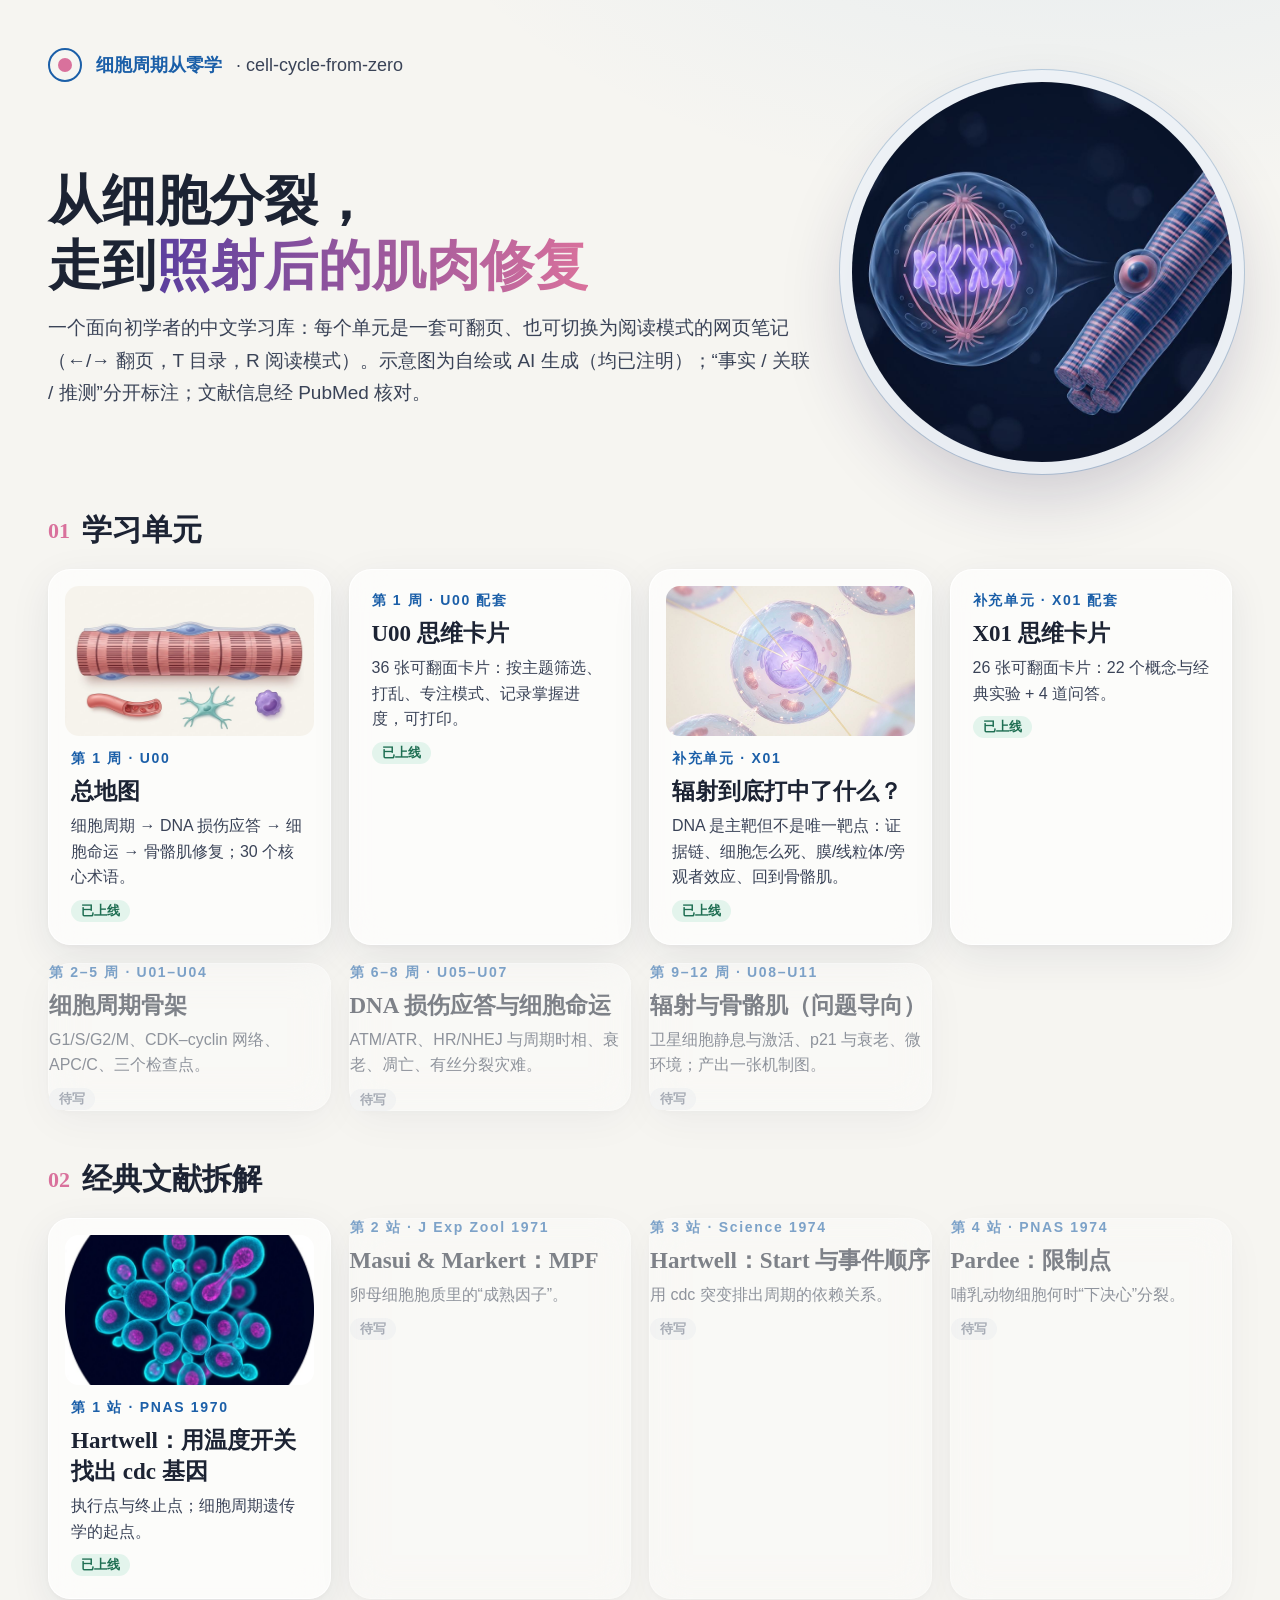
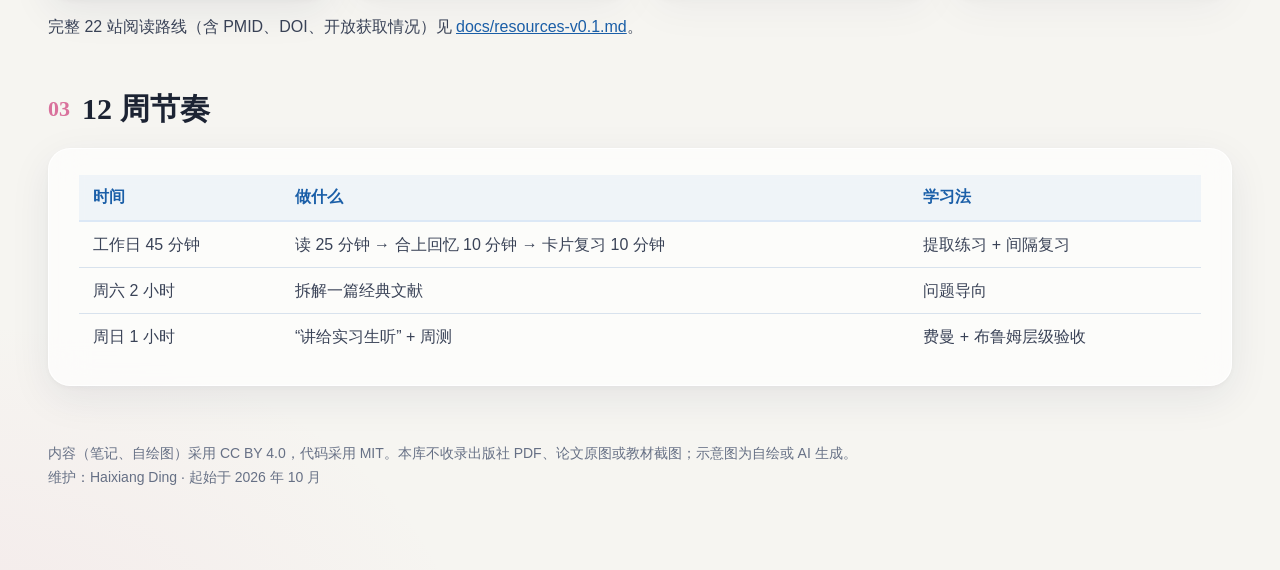
<file: index.html>
<!DOCTYPE html>
<html lang="zh-CN"><head><meta charset="utf-8"><meta name="viewport" content="width=device-width,initial-scale=1">
<title>细胞周期从零学 · 个人网页学习库</title>
<link rel="stylesheet" href="assets/deck-v0.2.css">
<style>
html,body{overflow:auto;height:auto;background:radial-gradient(1200px 700px at 85% -10%,rgba(63,139,214,.10),transparent 60%),radial-gradient(900px 600px at -5% 105%,rgba(217,113,156,.09),transparent 60%),var(--bg)}
.hero{display:grid;grid-template-columns:1fr 380px;gap:40px;align-items:center}
.hero .eye{width:380px;height:380px;border-radius:50%;overflow:hidden;box-shadow:0 0 0 12px rgba(255,255,255,.75),0 0 0 13px rgba(27,95,168,.25),0 30px 70px rgba(40,30,80,.22)}
.hero .eye img{width:100%;height:100%;object-fit:cover;transform:scale(1.1)}
a.u .thumb{height:150px;border-radius:14px;overflow:hidden;margin:-6px -6px 14px;background:#0b1030}
a.u .thumb img{width:100%;height:100%;object-fit:cover}
@media(max-width:800px){.hero{grid-template-columns:1fr}.hero .eye{width:260px;height:260px;margin:auto}h1{font-size:38px}}
.wrap{max-width:1240px;margin:0 auto;padding:48px 28px 80px}
.top{display:flex;align-items:center;gap:14px;color:var(--ink2);font-size:18px}
.top .dot{width:34px;height:34px;border-radius:50%;border:2px solid var(--blue);position:relative}
.top .dot::after{content:"";position:absolute;inset:8px;border-radius:50%;background:var(--eo)}
h1{font-family:var(--serif);font-size:54px;line-height:1.2;margin:34px 0 14px}h1 em{font-style:normal;color:var(--eo)}
.intro{font-size:19px;line-height:1.7;color:var(--ink2);max-width:900px}
h2.s{font-family:var(--serif);font-size:30px;margin:48px 0 18px;display:flex;align-items:center;gap:12px}
h2.s .no{color:var(--eo);font-size:22px}
.grid{display:grid;grid-template-columns:repeat(auto-fill,minmax(280px,1fr));gap:18px}
a.u{display:block;text-decoration:none;color:inherit;padding:22px;transition:.2s}
a.u:hover{transform:translateY(-3px)}
.u .w{font-size:14px;letter-spacing:.12em;color:var(--blue);font-weight:700}
.u h3{font-family:var(--serif);font-size:23px;margin:8px 0 6px;line-height:1.35}
.u p{font-size:16px;line-height:1.6;color:var(--ink2)}
.u.off{opacity:.55;pointer-events:none}
.st{display:inline-block;margin-top:10px;font-size:13px;font-weight:700;padding:2px 10px;border-radius:20px}
.st.done{background:#E3F4EC;color:#1E6E52}.st.todo{background:#EEF1F5;color:var(--mute)}
table.t{font-size:16px}.box p,.box li{font-size:17px}
.foot{margin-top:56px;font-size:14px;color:var(--mute);line-height:1.7}
</style></head><body>
<div class="wrap">
<div class="top"><span class="dot"></span><b style="font-family:var(--serif);color:var(--blue)">细胞周期从零学</b><span>· cell-cycle-from-zero</span></div>
<div class="hero"><div><h1>从细胞分裂，<br>走到<em class="hl">照射后的肌肉修复</em></h1>
<p class="intro">一个面向初学者的中文学习库：每个单元是一套可翻页、也可切换为阅读模式的网页笔记（←/→ 翻页，T 目录，R 阅读模式）。示意图为自绘或 AI 生成（均已注明）；“事实 / 关联 / 推测”分开标注；文献信息经 PubMed 核对。</p></div><div class="eye"><img src="figures/u00-cover-v0.1.jpg" alt="分裂细胞与肌纤维（AI 生成示意）"></div></div>

<h2 class="s"><span class="no">01</span>学习单元</h2>
<div class="grid">
<a class="u card" href="units/u00-map-v0.2.html"><div class="thumb"><img src="figures/muscle-niche-v0.1.jpg" alt=""></div><div class="w">第 1 周 · U00</div><h3>总地图</h3><p>细胞周期 → DNA 损伤应答 → 细胞命运 → 骨骼肌修复；30 个核心术语。</p><span class="st done">已上线</span></a>
<a class="u card" href="cards/u00-cards-v0.1.html"><div class="w">第 1 周 · U00 配套</div><h3>U00 思维卡片</h3><p>36 张可翻面卡片：按主题筛选、打乱、专注模式、记录掌握进度，可打印。</p><span class="st done">已上线</span></a>
<a class="u card" href="units/x01-radiation-targets-v0.2.html"><div class="thumb"><img src="figures/x01-cover-v0.1.jpg" alt=""></div><div class="w">补充单元 · X01</div><h3>辐射到底打中了什么？</h3><p>DNA 是主靶但不是唯一靶点：证据链、细胞怎么死、膜/线粒体/旁观者效应、回到骨骼肌。</p><span class="st done">已上线</span></a>
<a class="u card" href="cards/x01-cards-v0.1.html"><div class="w">补充单元 · X01 配套</div><h3>X01 思维卡片</h3><p>26 张可翻面卡片：22 个概念与经典实验 + 4 道问答。</p><span class="st done">已上线</span></a>
<div class="u card off"><div class="w">第 2–5 周 · U01–U04</div><h3>细胞周期骨架</h3><p>G1/S/G2/M、CDK–cyclin 网络、APC/C、三个检查点。</p><span class="st todo">待写</span></div>
<div class="u card off"><div class="w">第 6–8 周 · U05–U07</div><h3>DNA 损伤应答与细胞命运</h3><p>ATM/ATR、HR/NHEJ 与周期时相、衰老、凋亡、有丝分裂灾难。</p><span class="st todo">待写</span></div>
<div class="u card off"><div class="w">第 9–12 周 · U08–U11</div><h3>辐射与骨骼肌（问题导向）</h3><p>卫星细胞静息与激活、p21 与衰老、微环境；产出一张机制图。</p><span class="st todo">待写</span></div>
</div>

<h2 class="s"><span class="no">02</span>经典文献拆解</h2>
<div class="grid">
<a class="u card" href="papers/p01-hartwell1970-cdc-mutants-v0.2.html"><div class="thumb"><img src="figures/hartwell-cover-v0.1.jpg" alt=""></div><div class="w">第 1 站 · PNAS 1970</div><h3>Hartwell：用温度开关找出 cdc 基因</h3><p>执行点与终止点；细胞周期遗传学的起点。</p><span class="st done">已上线</span></a>
<div class="u card off"><div class="w">第 2 站 · J Exp Zool 1971</div><h3>Masui & Markert：MPF</h3><p>卵母细胞胞质里的“成熟因子”。</p><span class="st todo">待写</span></div>
<div class="u card off"><div class="w">第 3 站 · Science 1974</div><h3>Hartwell：Start 与事件顺序</h3><p>用 cdc 突变排出周期的依赖关系。</p><span class="st todo">待写</span></div>
<div class="u card off"><div class="w">第 4 站 · PNAS 1974</div><h3>Pardee：限制点</h3><p>哺乳动物细胞何时“下决心”分裂。</p><span class="st todo">待写</span></div>
</div>
<p class="intro" style="margin-top:14px;font-size:16px">完整 22 站阅读路线（含 PMID、DOI、开放获取情况）见 <a href="docs/resources-v0.1.md">docs/resources-v0.1.md</a>。</p>

<h2 class="s"><span class="no">03</span>12 周节奏</h2>
<div class="card box"><table class="t">
<tr><th style="width:18%">时间</th><th>做什么</th><th style="width:26%">学习法</th></tr>
<tr><td>工作日 45 分钟</td><td>读 25 分钟 → 合上回忆 10 分钟 → 卡片复习 10 分钟</td><td>提取练习 + 间隔复习</td></tr>
<tr><td>周六 2 小时</td><td>拆解一篇经典文献</td><td>问题导向</td></tr>
<tr><td>周日 1 小时</td><td>“讲给实习生听” + 周测</td><td>费曼 + 布鲁姆层级验收</td></tr></table></div>

<p class="foot">内容（笔记、自绘图）采用 CC BY 4.0，代码采用 MIT。本库不收录出版社 PDF、论文原图或教材截图；示意图为自绘或 AI 生成。<br>维护：Haixiang Ding · 起始于 2026 年 10 月</p>
</div></body></html>
</file>
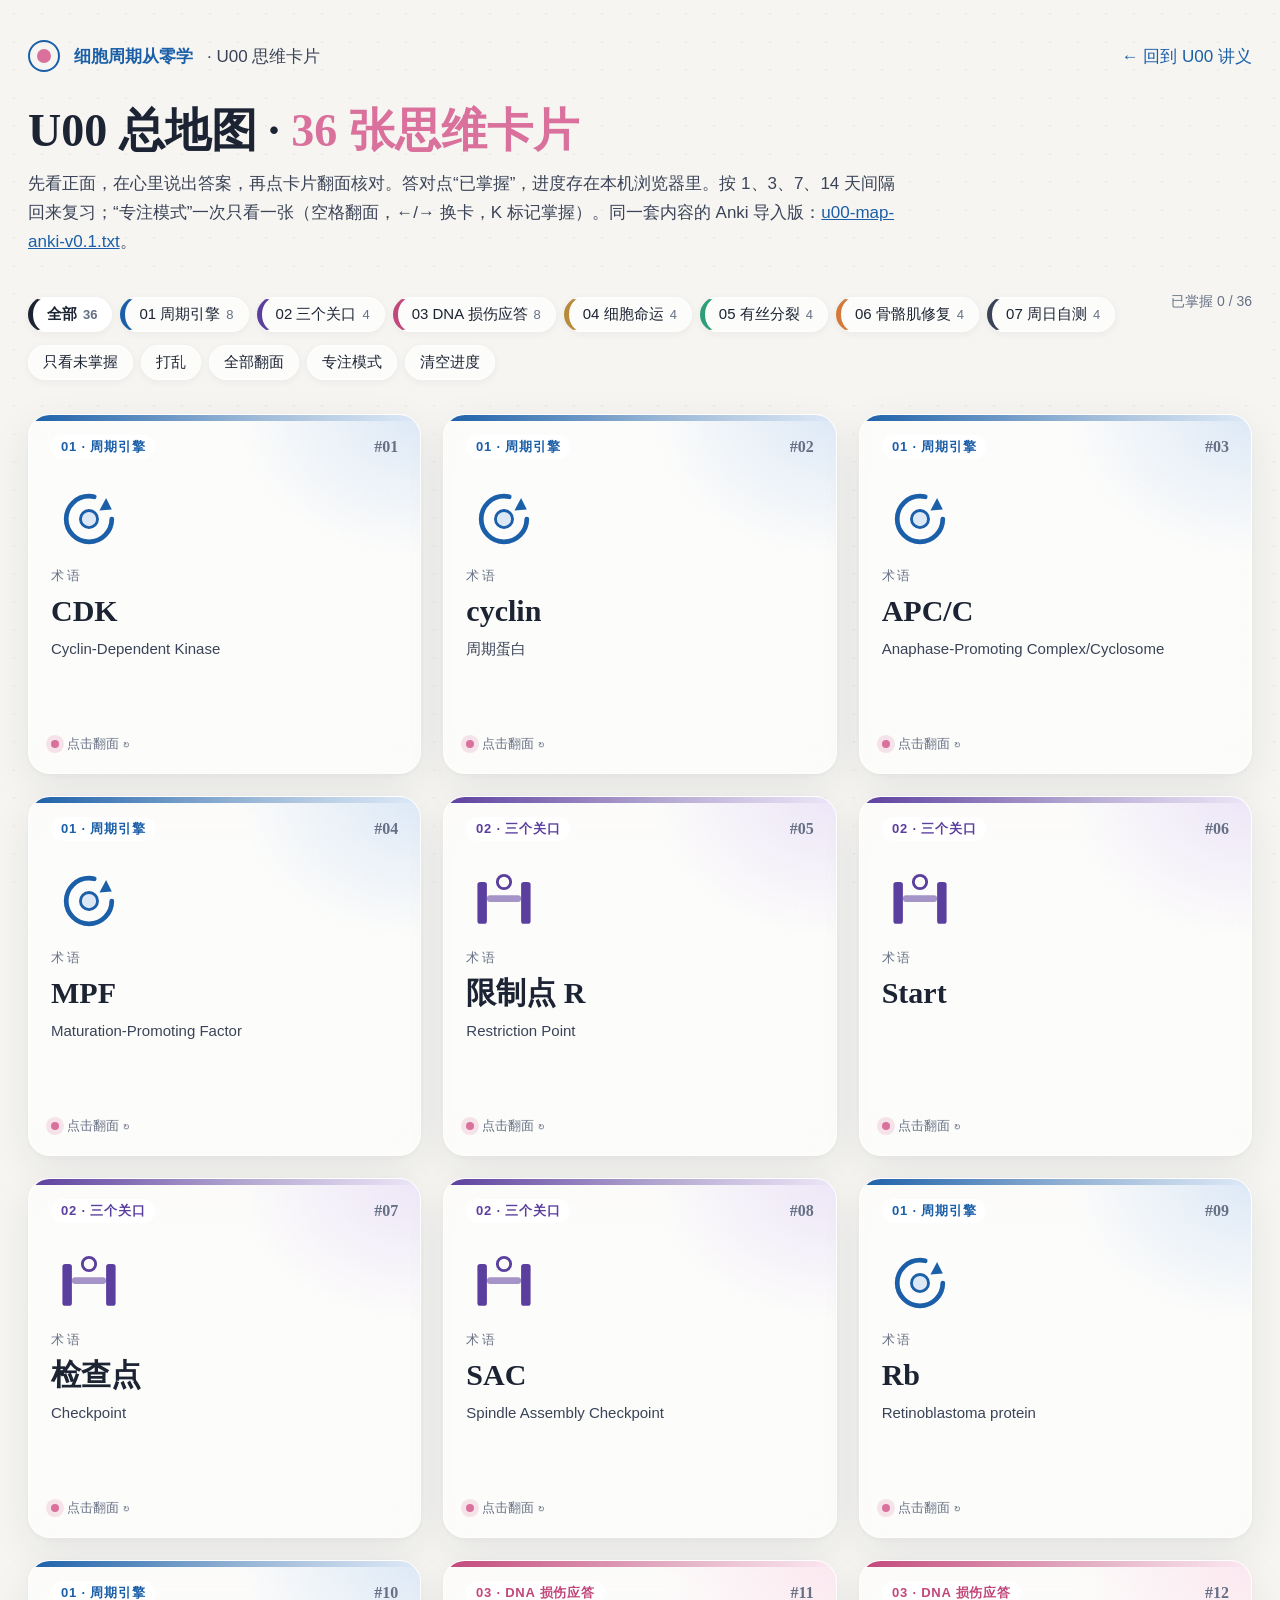
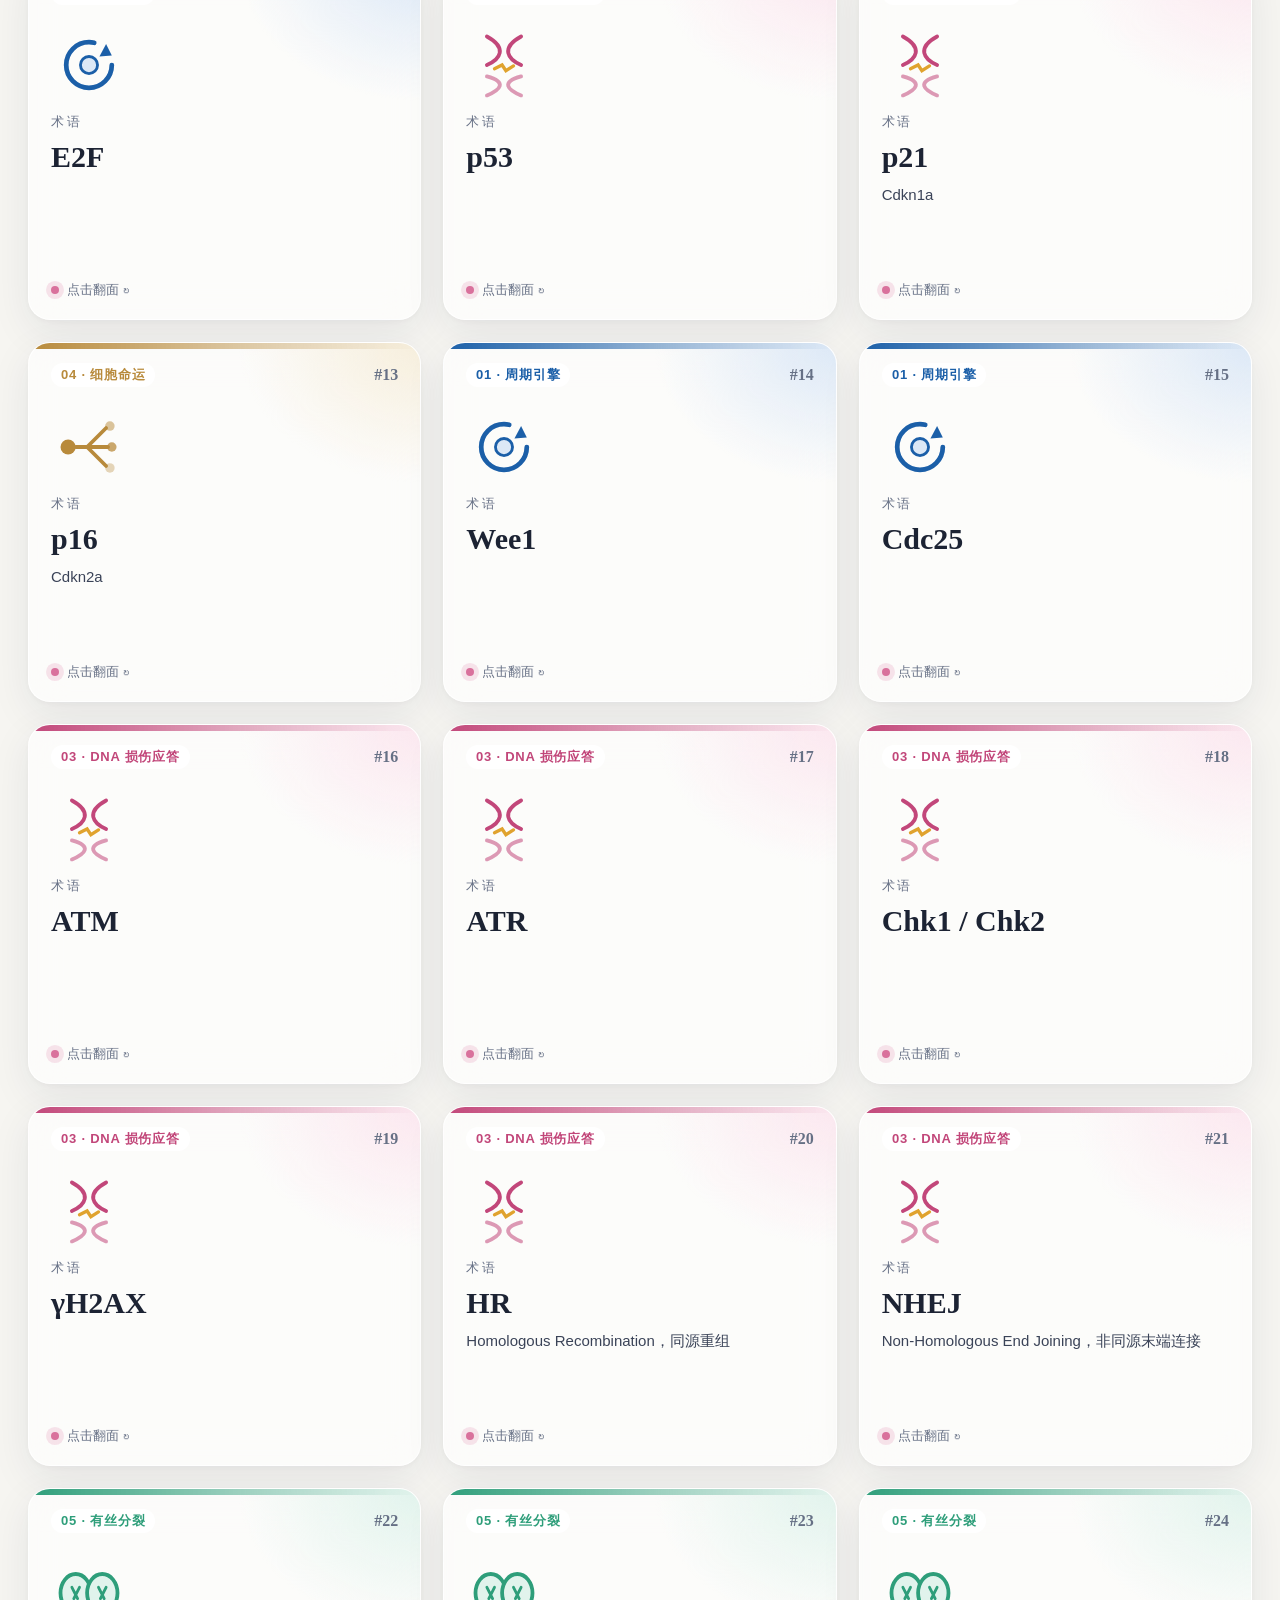
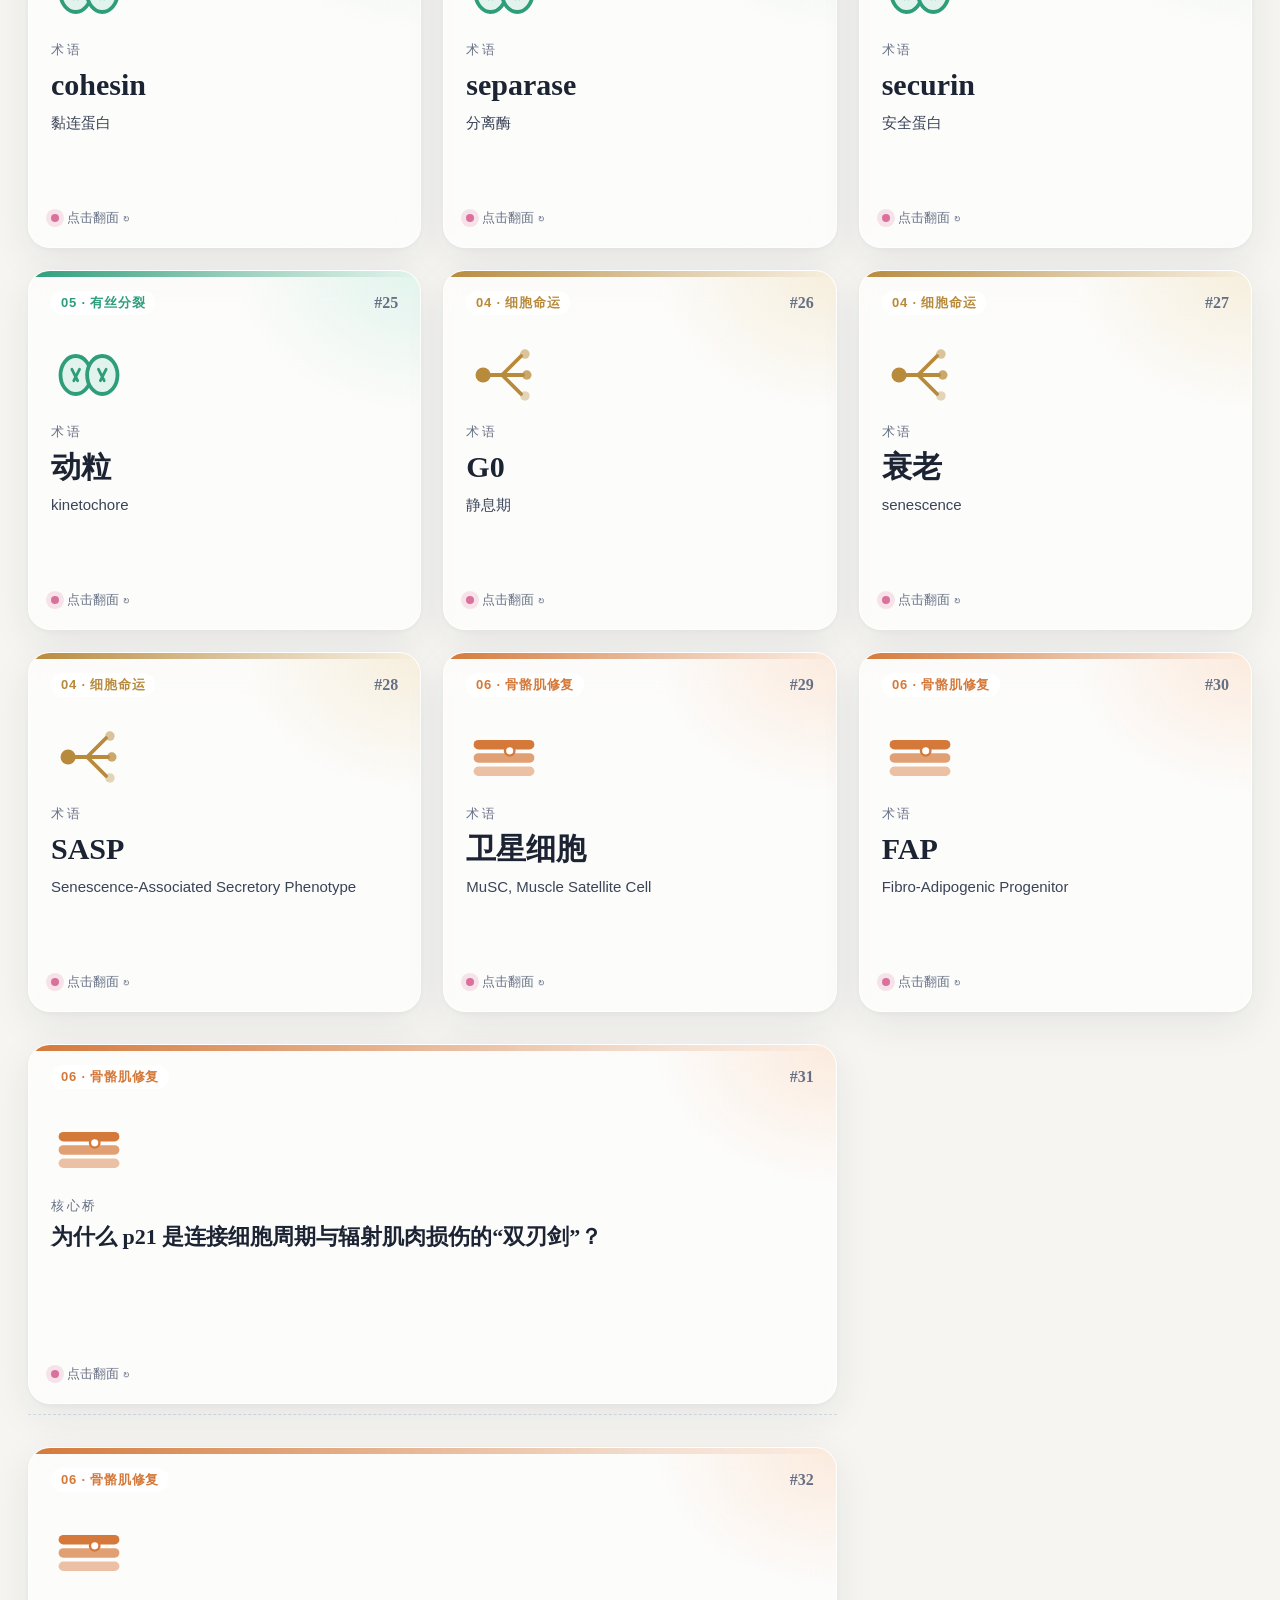
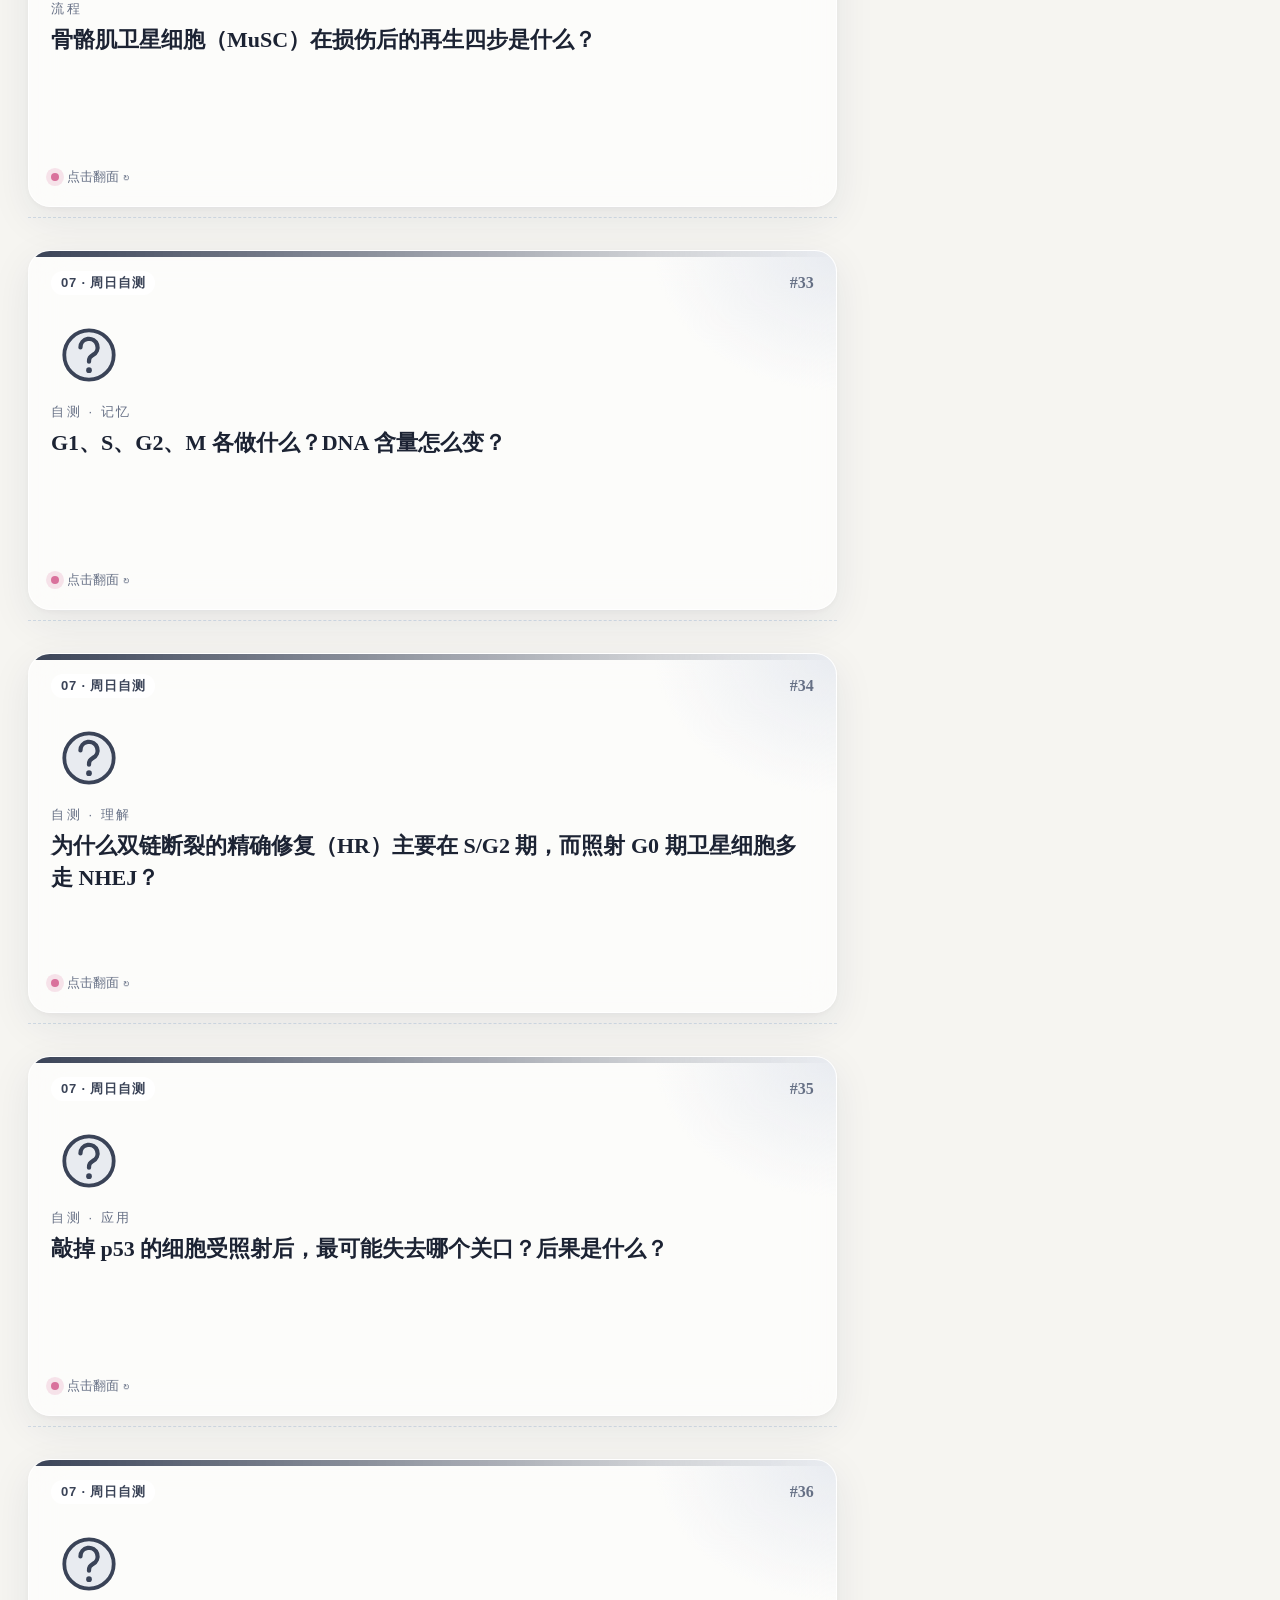
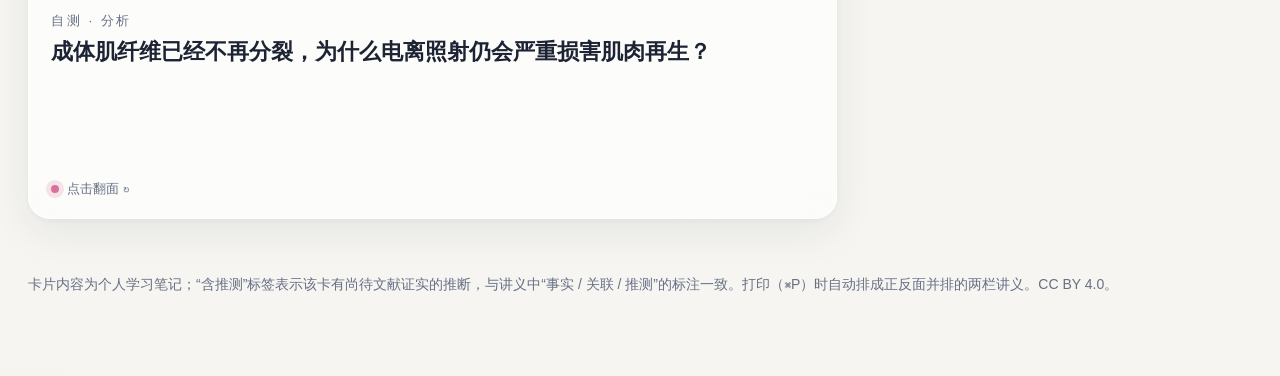
<file: cards/u00-cards-v0.1.html>
<!DOCTYPE html>
<html lang="zh-CN"><head><meta charset="utf-8"><meta name="viewport" content="width=device-width,initial-scale=1">
<title>U00 思维卡片 · 细胞周期从零学</title>
<link rel="stylesheet" href="../assets/deck-v0.2.css">
<style>
html,body{overflow:auto;height:auto;background:radial-gradient(1200px 700px at 85% -10%,rgba(63,139,214,.10),transparent 60%),radial-gradient(900px 600px at -5% 105%,rgba(217,113,156,.09),transparent 60%),var(--bg)}
body::before{content:"";position:fixed;inset:0;pointer-events:none;opacity:.45;background-image:radial-gradient(rgba(27,95,168,.10) 1px,transparent 1.2px);background-size:28px 28px}
.wrap{position:relative;max-width:1320px;margin:0 auto;padding:40px 28px 80px}
.topbar{display:flex;align-items:center;gap:14px;color:var(--ink2);font-size:17px}
.topbar a{color:var(--blue);text-decoration:none}
.topbar .dot{width:32px;height:32px;border-radius:50%;border:2px solid var(--blue);position:relative}
.topbar .dot::after{content:"";position:absolute;inset:7px;border-radius:50%;background:var(--eo)}
h1{font-family:var(--serif);font-size:46px;margin:28px 0 8px}h1 em{font-style:normal;color:var(--eo)}
.intro{font-size:17px;line-height:1.7;color:var(--ink2);max-width:880px}
.bar{position:sticky;top:0;z-index:20;margin:24px -12px 22px;padding:12px;border-radius:18px;background:rgba(246,245,241,.86);backdrop-filter:blur(14px);display:flex;flex-wrap:wrap;gap:8px;align-items:center}
.bar button{padding:7px 14px;border-radius:30px;font-size:15px;background:var(--glass);border:1px solid var(--glassb);box-shadow:0 2px 8px rgba(28,40,80,.06)}
.bar .f{border-left:5px solid var(--c)}.bar .f i{font-style:normal;margin-left:6px;color:var(--mute);font-size:13px}
.bar .f.on{background:var(--l);color:var(--c);font-weight:700}
.bar .sp{flex:1}.bar .act.on{background:var(--ink);color:#fff}
#prog{flex-shrink:0;min-width:max-content;white-space:nowrap;font-size:14px;color:var(--mute);font-variant-numeric:tabular-nums}
.grid{display:grid;grid-template-columns:repeat(auto-fill,minmax(290px,1fr));gap:22px}
.fc.q{grid-column:span 2}
.fc{min-height:360px;perspective:1400px;cursor:pointer;outline:none}
.fc .in{position:relative;display:grid;width:100%;min-height:360px;transition:transform .7s cubic-bezier(.2,.8,.2,1);transform-style:preserve-3d}
.fc.flip .in{transform:rotateY(180deg)}
.face{grid-area:1/1;position:relative;min-height:360px;border-radius:22px;padding:20px 22px;backface-visibility:hidden;-webkit-backface-visibility:hidden;display:flex;flex-direction:column;
background:var(--glass);backdrop-filter:blur(18px);border:1px solid var(--glassb);box-shadow:var(--sh);overflow:hidden}
.face::before{content:"";position:absolute;left:0;top:0;right:0;height:6px;background:linear-gradient(90deg,var(--c),transparent)}
.front{background:radial-gradient(260px 200px at 100% 0%,var(--l),transparent 70%),var(--glass)}
.back{transform:rotateY(180deg);background:linear-gradient(180deg,var(--l),rgba(255,255,255,.85) 38%)}
.top{display:flex;justify-content:space-between;align-items:center;gap:8px}
.chip{font-size:13px;font-weight:700;letter-spacing:.06em;color:var(--c);background:#fff;padding:3px 10px;border-radius:20px;white-space:nowrap;overflow:hidden;text-overflow:ellipsis}
.num{font-family:var(--serif);color:var(--mute);font-size:15px}
.ic{width:76px;height:76px;margin:22px 0 10px}.ic svg{width:100%;height:100%}
.kind{font-size:13px;letter-spacing:.2em;color:var(--mute)}
.main{font-family:var(--serif);font-size:30px;font-weight:600;line-height:1.3;margin-top:6px;color:var(--ink)}
.q .main{font-size:22px;line-height:1.45}
.sub{margin-top:8px;font-size:15px;line-height:1.5;color:var(--ink2)}
.hint{margin-top:auto;font-size:13px;color:var(--mute)}
.ans{margin-top:14px;font-size:16.5px;line-height:1.75;color:var(--ink);overflow:auto}
.ans b{color:var(--c)}.q .ans{font-size:15px;line-height:1.7}
.spec{font-size:12px;font-weight:700;color:#9A5B12;background:#FCEFD9;padding:2px 8px;border-radius:12px}
.bot{flex-shrink:0;margin-top:auto;padding-top:10px;display:flex;justify-content:space-between;align-items:center}
.ok{font-size:14px;padding:5px 12px;border-radius:20px;background:#fff;border:1px solid var(--line)}
.fc.done .ok{background:var(--ok);color:#fff}
.fc.done .front::after{content:"✓ 已掌握";position:absolute;right:18px;bottom:16px;font-size:13px;font-weight:700;color:var(--ok)}
.hide{display:none}
/* 专注模式 */
#focus{position:fixed;inset:0;z-index:50;background:rgba(233,236,241,.94);backdrop-filter:blur(8px);display:none;align-items:center;justify-content:center;flex-direction:column;gap:18px}
#focus.on{display:flex}#focus .slot .fc{width:min(620px,92vw);max-height:84vh;overflow:auto}#focus .slot .fc .in,#focus .slot .face{min-height:min(560px,70vh)}
#focus .slot .main{font-size:42px}#focus .slot .q .main{font-size:30px}#focus .slot .ans{font-size:21px}#focus .slot .q .ans{font-size:19px}
#focus .slot .ic{width:110px;height:110px}
#focus .nav{display:flex;gap:12px;align-items:center;font-size:15px;color:var(--ink2)}
#focus .nav button{padding:8px 16px;border-radius:30px;background:#fff;border:1px solid var(--line)}
.foot{margin-top:44px;font-size:14px;color:var(--mute);line-height:1.7}
@media(max-width:680px){.fc.q{grid-column:auto}}
@media print{
 .fc.q{grid-column:auto}
 .bar,#focus,.topbar,.hint,.ok{display:none!important}html,body{background:#fff}body::before{display:none}
 .grid{grid-template-columns:1fr 1fr;gap:10px}.fc{height:auto;break-inside:avoid;perspective:none}
 .fc .in{transform:none!important;display:grid;grid-template-columns:1fr 1.5fr}
 .face{position:relative;transform:none;backface-visibility:visible;box-shadow:none;border:1px solid #ddd;backdrop-filter:none;min-height:200px}
 .ic{width:44px;height:44px;margin:10px 0 4px}.main{font-size:20px}.q .main{font-size:15px}.ans{font-size:12px;overflow:visible}
}
</style></head><body><div class="wrap">
<div class="topbar"><span class="dot"></span><a href="../index.html"><b style="font-family:var(--serif)">细胞周期从零学</b></a><span>· U00 思维卡片</span><span style="flex:1"></span><a href="../units/u00-map-v0.2.html">← 回到 U00 讲义</a></div>
<h1>U00 总地图 · <em>36 张思维卡片</em></h1>
<p class="intro">先看正面，在心里说出答案，再点卡片翻面核对。答对点“已掌握”，进度存在本机浏览器里。按 1、3、7、14 天间隔回来复习；“专注模式”一次只看一张（空格翻面，←/→ 换卡，K 标记掌握）。同一套内容的 Anki 导入版：<a href="u00-map-anki-v0.1.txt">u00-map-anki-v0.1.txt</a>。</p>
<div class="bar"><button class="f on" data-f="all" style="--c:var(--ink);--l:#fff">全部<i>36</i></button><button class="f" data-f="01" style="--c:#1B5FA8;--l:#DCE8F6">01 周期引擎<i>8</i></button><button class="f" data-f="02" style="--c:#5B3F9E;--l:#ECE5F7">02 三个关口<i>4</i></button><button class="f" data-f="03" style="--c:#C2477A;--l:#FBE7EF">03 DNA 损伤应答<i>8</i></button><button class="f" data-f="04" style="--c:#B88A3B;--l:#F6EEDC">04 细胞命运<i>4</i></button><button class="f" data-f="05" style="--c:#2E9E7A;--l:#E1F3EC">05 有丝分裂<i>4</i></button><button class="f" data-f="06" style="--c:#D4793A;--l:#FBEADD">06 骨骼肌修复<i>4</i></button><button class="f" data-f="07" style="--c:#3A4357;--l:#E8EBF0">07 周日自测<i>4</i></button>
<span class="sp"></span><span id="prog"></span>
<button class="act" id="bTodo">只看未掌握</button><button class="act" id="bShuf">打乱</button><button class="act" id="bFlip">全部翻面</button><button class="act" id="bFocus">专注模式</button><button class="act" id="bReset">清空进度</button></div>
<div class="grid" id="grid">
<div class="fc" data-t="01" data-i="1" style="--c:#1B5FA8;--l:#DCE8F6" tabindex="0">
<div class="in"><div class="face front">
<div class="top"><span class="chip">01 · 周期引擎</span><span class="num">#01</span></div>
<div class="ic"><svg viewBox="0 0 80 80" aria-hidden="true"><circle cx="40" cy="40" r="24" fill="none" stroke="#1B5FA8" stroke-width="5" stroke-dasharray="118 33" stroke-linecap="round"/><path d="M58 18l6 12-13 1z" fill="#1B5FA8"/><circle cx="40" cy="40" r="9" fill="#DCE8F6" stroke="#1B5FA8" stroke-width="3"/></svg></div>
<div class="kind">术语</div><div class="main">CDK</div><div class="sub">Cyclin-Dependent Kinase</div>
<div class="hint">点击翻面 ↻</div></div>
<div class="face back"><div class="top"><span class="chip">CDK</span></div>
<div class="ans"><b>周期发动机</b>，本身无活性，需结合对应的 cyclin 才能开动（不同时期配不同 cyclin）。</div>
<div class="bot"><button class="ok" data-act="ok">✓ 已掌握</button><span class="hint">再点翻回</span></div></div></div></div><div class="fc" data-t="01" data-i="2" style="--c:#1B5FA8;--l:#DCE8F6" tabindex="0">
<div class="in"><div class="face front">
<div class="top"><span class="chip">01 · 周期引擎</span><span class="num">#02</span></div>
<div class="ic"><svg viewBox="0 0 80 80" aria-hidden="true"><circle cx="40" cy="40" r="24" fill="none" stroke="#1B5FA8" stroke-width="5" stroke-dasharray="118 33" stroke-linecap="round"/><path d="M58 18l6 12-13 1z" fill="#1B5FA8"/><circle cx="40" cy="40" r="9" fill="#DCE8F6" stroke="#1B5FA8" stroke-width="3"/></svg></div>
<div class="kind">术语</div><div class="main">cyclin</div><div class="sub">周期蛋白</div>
<div class="hint">点击翻面 ↻</div></div>
<div class="face back"><div class="top"><span class="chip">cyclin</span></div>
<div class="ans"><b>周期性合成与降解的 CDK 搭档</b>，像不同阶段的钥匙，决定 CDK 在何时启动。</div>
<div class="bot"><button class="ok" data-act="ok">✓ 已掌握</button><span class="hint">再点翻回</span></div></div></div></div><div class="fc" data-t="01" data-i="3" style="--c:#1B5FA8;--l:#DCE8F6" tabindex="0">
<div class="in"><div class="face front">
<div class="top"><span class="chip">01 · 周期引擎</span><span class="num">#03</span></div>
<div class="ic"><svg viewBox="0 0 80 80" aria-hidden="true"><circle cx="40" cy="40" r="24" fill="none" stroke="#1B5FA8" stroke-width="5" stroke-dasharray="118 33" stroke-linecap="round"/><path d="M58 18l6 12-13 1z" fill="#1B5FA8"/><circle cx="40" cy="40" r="9" fill="#DCE8F6" stroke="#1B5FA8" stroke-width="3"/></svg></div>
<div class="kind">术语</div><div class="main">APC/C</div><div class="sub">Anaphase-Promoting Complex/Cyclosome</div>
<div class="hint">点击翻面 ↻</div></div>
<div class="face back"><div class="top"><span class="chip">APC/C</span></div>
<div class="ans"><b>熄火装置</b>：给 cyclin 和 securin 等贴上泛素降解标签，送去蛋白酶体拆解。</div>
<div class="bot"><button class="ok" data-act="ok">✓ 已掌握</button><span class="hint">再点翻回</span></div></div></div></div><div class="fc" data-t="01" data-i="4" style="--c:#1B5FA8;--l:#DCE8F6" tabindex="0">
<div class="in"><div class="face front">
<div class="top"><span class="chip">01 · 周期引擎</span><span class="num">#04</span></div>
<div class="ic"><svg viewBox="0 0 80 80" aria-hidden="true"><circle cx="40" cy="40" r="24" fill="none" stroke="#1B5FA8" stroke-width="5" stroke-dasharray="118 33" stroke-linecap="round"/><path d="M58 18l6 12-13 1z" fill="#1B5FA8"/><circle cx="40" cy="40" r="9" fill="#DCE8F6" stroke="#1B5FA8" stroke-width="3"/></svg></div>
<div class="kind">术语</div><div class="main">MPF</div><div class="sub">Maturation-Promoting Factor</div>
<div class="hint">点击翻面 ↻</div></div>
<div class="face back"><div class="top"><span class="chip">MPF</span></div>
<div class="ans"><b>促成熟因子</b>，即 <b>CDK1–cyclin B</b> 复合物，驱动细胞从 G2 期进入 M 期。</div>
<div class="bot"><button class="ok" data-act="ok">✓ 已掌握</button><span class="hint">再点翻回</span></div></div></div></div><div class="fc" data-t="02" data-i="5" style="--c:#5B3F9E;--l:#ECE5F7" tabindex="0">
<div class="in"><div class="face front">
<div class="top"><span class="chip">02 · 三个关口</span><span class="num">#05</span></div>
<div class="ic"><svg viewBox="0 0 80 80" aria-hidden="true"><rect x="12" y="20" width="10" height="44" rx="3" fill="#5B3F9E"/><rect x="58" y="20" width="10" height="44" rx="3" fill="#5B3F9E"/><rect x="22" y="34" width="36" height="7" rx="3.5" fill="#5B3F9E" opacity=".55"/><circle cx="40" cy="20" r="7" fill="none" stroke="#5B3F9E" stroke-width="3"/></svg></div>
<div class="kind">术语</div><div class="main">限制点 R</div><div class="sub">Restriction Point</div>
<div class="hint">点击翻面 ↻</div></div>
<div class="face back"><div class="top"><span class="chip">限制点 R</span></div>
<div class="ans"><b>哺乳动物 G1 期的“不回头点”</b>（关口 1）：跨过之后不再依赖外界生长因子即可走完周期。</div>
<div class="bot"><button class="ok" data-act="ok">✓ 已掌握</button><span class="hint">再点翻回</span></div></div></div></div><div class="fc" data-t="02" data-i="6" style="--c:#5B3F9E;--l:#ECE5F7" tabindex="0">
<div class="in"><div class="face front">
<div class="top"><span class="chip">02 · 三个关口</span><span class="num">#06</span></div>
<div class="ic"><svg viewBox="0 0 80 80" aria-hidden="true"><rect x="12" y="20" width="10" height="44" rx="3" fill="#5B3F9E"/><rect x="58" y="20" width="10" height="44" rx="3" fill="#5B3F9E"/><rect x="22" y="34" width="36" height="7" rx="3.5" fill="#5B3F9E" opacity=".55"/><circle cx="40" cy="20" r="7" fill="none" stroke="#5B3F9E" stroke-width="3"/></svg></div>
<div class="kind">术语</div><div class="main">Start</div>
<div class="hint">点击翻面 ↻</div></div>
<div class="face back"><div class="top"><span class="chip">Start</span></div>
<div class="ans"><b>酵母细胞周期的 G1 承诺点</b>（相当于哺乳动物的限制点 R）。</div>
<div class="bot"><button class="ok" data-act="ok">✓ 已掌握</button><span class="hint">再点翻回</span></div></div></div></div><div class="fc" data-t="02" data-i="7" style="--c:#5B3F9E;--l:#ECE5F7" tabindex="0">
<div class="in"><div class="face front">
<div class="top"><span class="chip">02 · 三个关口</span><span class="num">#07</span></div>
<div class="ic"><svg viewBox="0 0 80 80" aria-hidden="true"><rect x="12" y="20" width="10" height="44" rx="3" fill="#5B3F9E"/><rect x="58" y="20" width="10" height="44" rx="3" fill="#5B3F9E"/><rect x="22" y="34" width="36" height="7" rx="3.5" fill="#5B3F9E" opacity=".55"/><circle cx="40" cy="20" r="7" fill="none" stroke="#5B3F9E" stroke-width="3"/></svg></div>
<div class="kind">术语</div><div class="main">检查点</div><div class="sub">Checkpoint</div>
<div class="hint">点击翻面 ↻</div></div>
<div class="face back"><div class="top"><span class="chip">检查点</span></div>
<div class="ans"><b>细胞周期的安检站</b>：前一步没完成或 DNA 有损伤，就不放行进入下一步（含 G1/S、G2/M、SAC）。</div>
<div class="bot"><button class="ok" data-act="ok">✓ 已掌握</button><span class="hint">再点翻回</span></div></div></div></div><div class="fc" data-t="02" data-i="8" style="--c:#5B3F9E;--l:#ECE5F7" tabindex="0">
<div class="in"><div class="face front">
<div class="top"><span class="chip">02 · 三个关口</span><span class="num">#08</span></div>
<div class="ic"><svg viewBox="0 0 80 80" aria-hidden="true"><rect x="12" y="20" width="10" height="44" rx="3" fill="#5B3F9E"/><rect x="58" y="20" width="10" height="44" rx="3" fill="#5B3F9E"/><rect x="22" y="34" width="36" height="7" rx="3.5" fill="#5B3F9E" opacity=".55"/><circle cx="40" cy="20" r="7" fill="none" stroke="#5B3F9E" stroke-width="3"/></svg></div>
<div class="kind">术语</div><div class="main">SAC</div><div class="sub">Spindle Assembly Checkpoint</div>
<div class="hint">点击翻面 ↻</div></div>
<div class="face back"><div class="top"><span class="chip">SAC</span></div>
<div class="ans"><b>纺锤体组装检查点</b>（关口 3）：确认每条染色体的动粒都挂好纺锤丝后，才放行进入后期分开姐妹染色单体。</div>
<div class="bot"><button class="ok" data-act="ok">✓ 已掌握</button><span class="hint">再点翻回</span></div></div></div></div><div class="fc" data-t="01" data-i="9" style="--c:#1B5FA8;--l:#DCE8F6" tabindex="0">
<div class="in"><div class="face front">
<div class="top"><span class="chip">01 · 周期引擎</span><span class="num">#09</span></div>
<div class="ic"><svg viewBox="0 0 80 80" aria-hidden="true"><circle cx="40" cy="40" r="24" fill="none" stroke="#1B5FA8" stroke-width="5" stroke-dasharray="118 33" stroke-linecap="round"/><path d="M58 18l6 12-13 1z" fill="#1B5FA8"/><circle cx="40" cy="40" r="9" fill="#DCE8F6" stroke="#1B5FA8" stroke-width="3"/></svg></div>
<div class="kind">术语</div><div class="main">Rb</div><div class="sub">Retinoblastoma protein</div>
<div class="hint">点击翻面 ↻</div></div>
<div class="face back"><div class="top"><span class="chip">Rb</span></div>
<div class="ans"><b>扣住 E2F 的刹车蛋白</b>；被 G1 期 CDK 磷酸化后松开 E2F，放行细胞跨过限制点 R。</div>
<div class="bot"><button class="ok" data-act="ok">✓ 已掌握</button><span class="hint">再点翻回</span></div></div></div></div><div class="fc" data-t="01" data-i="10" style="--c:#1B5FA8;--l:#DCE8F6" tabindex="0">
<div class="in"><div class="face front">
<div class="top"><span class="chip">01 · 周期引擎</span><span class="num">#10</span></div>
<div class="ic"><svg viewBox="0 0 80 80" aria-hidden="true"><circle cx="40" cy="40" r="24" fill="none" stroke="#1B5FA8" stroke-width="5" stroke-dasharray="118 33" stroke-linecap="round"/><path d="M58 18l6 12-13 1z" fill="#1B5FA8"/><circle cx="40" cy="40" r="9" fill="#DCE8F6" stroke="#1B5FA8" stroke-width="3"/></svg></div>
<div class="kind">术语</div><div class="main">E2F</div>
<div class="hint">点击翻面 ↻</div></div>
<div class="face back"><div class="top"><span class="chip">E2F</span></div>
<div class="ans"><b>启动 S 期基因转录的转录因子</b>；平时被 Rb 扣住，释放后驱动 DNA 复制相关基因表达。</div>
<div class="bot"><button class="ok" data-act="ok">✓ 已掌握</button><span class="hint">再点翻回</span></div></div></div></div><div class="fc" data-t="03" data-i="11" style="--c:#C2477A;--l:#FBE7EF" tabindex="0">
<div class="in"><div class="face front">
<div class="top"><span class="chip">03 · DNA 损伤应答</span><span class="num">#11</span></div>
<div class="ic"><svg viewBox="0 0 80 80" aria-hidden="true"><path d="M22 10c22 12 14 24 0 30M58 10c-22 12-14 24 0 30" fill="none" stroke="#C2477A" stroke-width="4" stroke-linecap="round"/><path d="M22 52c22 6 14 14 0 20M58 52c-22 6-14 14 0 20" fill="none" stroke="#C2477A" stroke-width="4" stroke-linecap="round" opacity=".55"/><path d="M30 44l8-4 4 6 8-5" fill="none" stroke="#E0A32E" stroke-width="3.5" stroke-linecap="round"/></svg></div>
<div class="kind">术语</div><div class="main">p53</div>
<div class="hint">点击翻面 ↻</div></div>
<div class="face back"><div class="top"><span class="chip">p53</span></div>
<div class="ans"><b>DNA 损伤后的“总安全官”</b>：被 ATM/Chk2 等稳定后，一方面激活 p21 暂停周期，修不好则触发凋亡或衰老。</div>
<div class="bot"><button class="ok" data-act="ok">✓ 已掌握</button><span class="hint">再点翻回</span></div></div></div></div><div class="fc" data-t="03" data-i="12" style="--c:#C2477A;--l:#FBE7EF" tabindex="0">
<div class="in"><div class="face front">
<div class="top"><span class="chip">03 · DNA 损伤应答</span><span class="num">#12</span></div>
<div class="ic"><svg viewBox="0 0 80 80" aria-hidden="true"><path d="M22 10c22 12 14 24 0 30M58 10c-22 12-14 24 0 30" fill="none" stroke="#C2477A" stroke-width="4" stroke-linecap="round"/><path d="M22 52c22 6 14 14 0 20M58 52c-22 6-14 14 0 20" fill="none" stroke="#C2477A" stroke-width="4" stroke-linecap="round" opacity=".55"/><path d="M30 44l8-4 4 6 8-5" fill="none" stroke="#E0A32E" stroke-width="3.5" stroke-linecap="round"/></svg></div>
<div class="kind">术语</div><div class="main">p21</div><div class="sub">Cdkn1a</div>
<div class="hint">点击翻面 ↻</div></div>
<div class="face back"><div class="top"><span class="chip">p21</span></div>
<div class="ans"><b>p53 下游的 CDK 抑制蛋白（刹车）</b>：一头连着 G1 检查点（暂停周期），一头连着细胞衰老（永久停滞）。</div>
<div class="bot"><button class="ok" data-act="ok">✓ 已掌握</button><span class="hint">再点翻回</span></div></div></div></div><div class="fc" data-t="04" data-i="13" style="--c:#B88A3B;--l:#F6EEDC" tabindex="0">
<div class="in"><div class="face front">
<div class="top"><span class="chip">04 · 细胞命运</span><span class="num">#13</span></div>
<div class="ic"><svg viewBox="0 0 80 80" aria-hidden="true"><circle cx="18" cy="40" r="8" fill="#B88A3B"/><path d="M26 40h12M38 40l20-20M38 40h22M38 40l20 20" stroke="#B88A3B" stroke-width="4" stroke-linecap="round" fill="none"/><circle cx="62" cy="18" r="5" fill="#B88A3B" opacity=".5"/><circle cx="64" cy="40" r="5" fill="#B88A3B" opacity=".75"/><circle cx="62" cy="62" r="5" fill="#B88A3B" opacity=".35"/></svg></div>
<div class="kind">术语</div><div class="main">p16</div><div class="sub">Cdkn2a</div>
<div class="hint">点击翻面 ↻</div></div>
<div class="face back"><div class="top"><span class="chip">p16</span></div>
<div class="ans"><b>抑制 CDK4/6 的刹车蛋白</b>，常在永久停止分裂的衰老（senescence）细胞中持续升高。</div>
<div class="bot"><button class="ok" data-act="ok">✓ 已掌握</button><span class="hint">再点翻回</span></div></div></div></div><div class="fc" data-t="01" data-i="14" style="--c:#1B5FA8;--l:#DCE8F6" tabindex="0">
<div class="in"><div class="face front">
<div class="top"><span class="chip">01 · 周期引擎</span><span class="num">#14</span></div>
<div class="ic"><svg viewBox="0 0 80 80" aria-hidden="true"><circle cx="40" cy="40" r="24" fill="none" stroke="#1B5FA8" stroke-width="5" stroke-dasharray="118 33" stroke-linecap="round"/><path d="M58 18l6 12-13 1z" fill="#1B5FA8"/><circle cx="40" cy="40" r="9" fill="#DCE8F6" stroke="#1B5FA8" stroke-width="3"/></svg></div>
<div class="kind">术语</div><div class="main">Wee1</div>
<div class="hint">点击翻面 ↻</div></div>
<div class="face back"><div class="top"><span class="chip">Wee1</span></div>
<div class="ans"><b>给 CDK1 加上抑制性磷酸化的激酶</b>，在 G2/M 关口前按住 MPF 不让细胞过早分裂。</div>
<div class="bot"><button class="ok" data-act="ok">✓ 已掌握</button><span class="hint">再点翻回</span></div></div></div></div><div class="fc" data-t="01" data-i="15" style="--c:#1B5FA8;--l:#DCE8F6" tabindex="0">
<div class="in"><div class="face front">
<div class="top"><span class="chip">01 · 周期引擎</span><span class="num">#15</span></div>
<div class="ic"><svg viewBox="0 0 80 80" aria-hidden="true"><circle cx="40" cy="40" r="24" fill="none" stroke="#1B5FA8" stroke-width="5" stroke-dasharray="118 33" stroke-linecap="round"/><path d="M58 18l6 12-13 1z" fill="#1B5FA8"/><circle cx="40" cy="40" r="9" fill="#DCE8F6" stroke="#1B5FA8" stroke-width="3"/></svg></div>
<div class="kind">术语</div><div class="main">Cdc25</div>
<div class="hint">点击翻面 ↻</div></div>
<div class="face back"><div class="top"><span class="chip">Cdc25</span></div>
<div class="ans"><b>去掉 CDK1 抑制性磷酸化、启动 CDK1 的磷酸酶</b>；DNA 受损时 Cdc25 失活，细胞停在 G2 期。</div>
<div class="bot"><button class="ok" data-act="ok">✓ 已掌握</button><span class="hint">再点翻回</span></div></div></div></div><div class="fc" data-t="03" data-i="16" style="--c:#C2477A;--l:#FBE7EF" tabindex="0">
<div class="in"><div class="face front">
<div class="top"><span class="chip">03 · DNA 损伤应答</span><span class="num">#16</span></div>
<div class="ic"><svg viewBox="0 0 80 80" aria-hidden="true"><path d="M22 10c22 12 14 24 0 30M58 10c-22 12-14 24 0 30" fill="none" stroke="#C2477A" stroke-width="4" stroke-linecap="round"/><path d="M22 52c22 6 14 14 0 20M58 52c-22 6-14 14 0 20" fill="none" stroke="#C2477A" stroke-width="4" stroke-linecap="round" opacity=".55"/><path d="M30 44l8-4 4 6 8-5" fill="none" stroke="#E0A32E" stroke-width="3.5" stroke-linecap="round"/></svg></div>
<div class="kind">术语</div><div class="main">ATM</div>
<div class="hint">点击翻面 ↻</div></div>
<div class="face back"><div class="top"><span class="chip">ATM</span></div>
<div class="ans"><b>DNA 双链断裂（DSB）的主警报激酶</b>，由 MRN 复合物招募激活，下游主要传给 Chk2 与 p53。</div>
<div class="bot"><button class="ok" data-act="ok">✓ 已掌握</button><span class="hint">再点翻回</span></div></div></div></div><div class="fc" data-t="03" data-i="17" style="--c:#C2477A;--l:#FBE7EF" tabindex="0">
<div class="in"><div class="face front">
<div class="top"><span class="chip">03 · DNA 损伤应答</span><span class="num">#17</span></div>
<div class="ic"><svg viewBox="0 0 80 80" aria-hidden="true"><path d="M22 10c22 12 14 24 0 30M58 10c-22 12-14 24 0 30" fill="none" stroke="#C2477A" stroke-width="4" stroke-linecap="round"/><path d="M22 52c22 6 14 14 0 20M58 52c-22 6-14 14 0 20" fill="none" stroke="#C2477A" stroke-width="4" stroke-linecap="round" opacity=".55"/><path d="M30 44l8-4 4 6 8-5" fill="none" stroke="#E0A32E" stroke-width="3.5" stroke-linecap="round"/></svg></div>
<div class="kind">术语</div><div class="main">ATR</div>
<div class="hint">点击翻面 ↻</div></div>
<div class="face back"><div class="top"><span class="chip">ATR</span></div>
<div class="ans"><b>单链 DNA / 复制压力的主警报激酶</b>，感应 RPA 包裹的单链 DNA，下游主要传给 Chk1。</div>
<div class="bot"><button class="ok" data-act="ok">✓ 已掌握</button><span class="hint">再点翻回</span></div></div></div></div><div class="fc" data-t="03" data-i="18" style="--c:#C2477A;--l:#FBE7EF" tabindex="0">
<div class="in"><div class="face front">
<div class="top"><span class="chip">03 · DNA 损伤应答</span><span class="num">#18</span></div>
<div class="ic"><svg viewBox="0 0 80 80" aria-hidden="true"><path d="M22 10c22 12 14 24 0 30M58 10c-22 12-14 24 0 30" fill="none" stroke="#C2477A" stroke-width="4" stroke-linecap="round"/><path d="M22 52c22 6 14 14 0 20M58 52c-22 6-14 14 0 20" fill="none" stroke="#C2477A" stroke-width="4" stroke-linecap="round" opacity=".55"/><path d="M30 44l8-4 4 6 8-5" fill="none" stroke="#E0A32E" stroke-width="3.5" stroke-linecap="round"/></svg></div>
<div class="kind">术语</div><div class="main">Chk1 / Chk2</div>
<div class="hint">点击翻面 ↻</div></div>
<div class="face back"><div class="top"><span class="chip">Chk1 / Chk2</span></div>
<div class="ans"><b>把损伤警报传给执行者的转导激酶</b>（ATM→Chk2，ATR→Chk1），下游使 p53 稳定或使 Cdc25 失活。</div>
<div class="bot"><button class="ok" data-act="ok">✓ 已掌握</button><span class="hint">再点翻回</span></div></div></div></div><div class="fc" data-t="03" data-i="19" style="--c:#C2477A;--l:#FBE7EF" tabindex="0">
<div class="in"><div class="face front">
<div class="top"><span class="chip">03 · DNA 损伤应答</span><span class="num">#19</span></div>
<div class="ic"><svg viewBox="0 0 80 80" aria-hidden="true"><path d="M22 10c22 12 14 24 0 30M58 10c-22 12-14 24 0 30" fill="none" stroke="#C2477A" stroke-width="4" stroke-linecap="round"/><path d="M22 52c22 6 14 14 0 20M58 52c-22 6-14 14 0 20" fill="none" stroke="#C2477A" stroke-width="4" stroke-linecap="round" opacity=".55"/><path d="M30 44l8-4 4 6 8-5" fill="none" stroke="#E0A32E" stroke-width="3.5" stroke-linecap="round"/></svg></div>
<div class="kind">术语</div><div class="main">γH2AX</div>
<div class="hint">点击翻面 ↻</div></div>
<div class="face back"><div class="top"><span class="chip">γH2AX</span></div>
<div class="ans"><b>DNA 双链断裂处的磷酸化组蛋白标记</b>，是实验中定量检测双链断裂（DSB）最常用的分子路标。</div>
<div class="bot"><button class="ok" data-act="ok">✓ 已掌握</button><span class="hint">再点翻回</span></div></div></div></div><div class="fc" data-t="03" data-i="20" style="--c:#C2477A;--l:#FBE7EF" tabindex="0">
<div class="in"><div class="face front">
<div class="top"><span class="chip">03 · DNA 损伤应答</span><span class="num">#20</span></div>
<div class="ic"><svg viewBox="0 0 80 80" aria-hidden="true"><path d="M22 10c22 12 14 24 0 30M58 10c-22 12-14 24 0 30" fill="none" stroke="#C2477A" stroke-width="4" stroke-linecap="round"/><path d="M22 52c22 6 14 14 0 20M58 52c-22 6-14 14 0 20" fill="none" stroke="#C2477A" stroke-width="4" stroke-linecap="round" opacity=".55"/><path d="M30 44l8-4 4 6 8-5" fill="none" stroke="#E0A32E" stroke-width="3.5" stroke-linecap="round"/></svg></div>
<div class="kind">术语</div><div class="main">HR</div><div class="sub">Homologous Recombination，同源重组</div>
<div class="hint">点击翻面 ↻</div></div>
<div class="face back"><div class="top"><span class="chip">HR</span></div>
<div class="ans"><b>双链断裂的精确修复通路</b>：照着姐妹染色单体模板无差错修补，因此<b>仅限 S/G2 期</b>可用。</div>
<div class="bot"><button class="ok" data-act="ok">✓ 已掌握</button><span class="hint">再点翻回</span></div></div></div></div><div class="fc" data-t="03" data-i="21" style="--c:#C2477A;--l:#FBE7EF" tabindex="0">
<div class="in"><div class="face front">
<div class="top"><span class="chip">03 · DNA 损伤应答</span><span class="num">#21</span></div>
<div class="ic"><svg viewBox="0 0 80 80" aria-hidden="true"><path d="M22 10c22 12 14 24 0 30M58 10c-22 12-14 24 0 30" fill="none" stroke="#C2477A" stroke-width="4" stroke-linecap="round"/><path d="M22 52c22 6 14 14 0 20M58 52c-22 6-14 14 0 20" fill="none" stroke="#C2477A" stroke-width="4" stroke-linecap="round" opacity=".55"/><path d="M30 44l8-4 4 6 8-5" fill="none" stroke="#E0A32E" stroke-width="3.5" stroke-linecap="round"/></svg></div>
<div class="kind">术语</div><div class="main">NHEJ</div><div class="sub">Non-Homologous End Joining，非同源末端连接</div>
<div class="hint">点击翻面 ↻</div></div>
<div class="face back"><div class="top"><span class="chip">NHEJ</span></div>
<div class="ans"><b>双链断裂的直接连接修复通路</b>：不需模板直接拼接，可能出错；全周期可用，是 <b>G0/G1 期的主力</b>。</div>
<div class="bot"><button class="ok" data-act="ok">✓ 已掌握</button><span class="hint">再点翻回</span></div></div></div></div><div class="fc" data-t="05" data-i="22" style="--c:#2E9E7A;--l:#E1F3EC" tabindex="0">
<div class="in"><div class="face front">
<div class="top"><span class="chip">05 · 有丝分裂</span><span class="num">#22</span></div>
<div class="ic"><svg viewBox="0 0 80 80" aria-hidden="true"><ellipse cx="26" cy="40" rx="16" ry="20" fill="#E1F3EC" stroke="#2E9E7A" stroke-width="4"/><ellipse cx="54" cy="40" rx="16" ry="20" fill="#E1F3EC" stroke="#2E9E7A" stroke-width="4"/><path d="M22 34l6 12M30 34l-6 12M50 34l6 12M58 34l-6 12" stroke="#2E9E7A" stroke-width="3" stroke-linecap="round"/></svg></div>
<div class="kind">术语</div><div class="main">cohesin</div><div class="sub">黏连蛋白</div>
<div class="hint">点击翻面 ↻</div></div>
<div class="face back"><div class="top"><span class="chip">cohesin</span></div>
<div class="ans"><b>把复制后的姐妹染色单体绑在一起的环形蛋白复合物</b>，直到后期才被剪开。</div>
<div class="bot"><button class="ok" data-act="ok">✓ 已掌握</button><span class="hint">再点翻回</span></div></div></div></div><div class="fc" data-t="05" data-i="23" style="--c:#2E9E7A;--l:#E1F3EC" tabindex="0">
<div class="in"><div class="face front">
<div class="top"><span class="chip">05 · 有丝分裂</span><span class="num">#23</span></div>
<div class="ic"><svg viewBox="0 0 80 80" aria-hidden="true"><ellipse cx="26" cy="40" rx="16" ry="20" fill="#E1F3EC" stroke="#2E9E7A" stroke-width="4"/><ellipse cx="54" cy="40" rx="16" ry="20" fill="#E1F3EC" stroke="#2E9E7A" stroke-width="4"/><path d="M22 34l6 12M30 34l-6 12M50 34l6 12M58 34l-6 12" stroke="#2E9E7A" stroke-width="3" stroke-linecap="round"/></svg></div>
<div class="kind">术语</div><div class="main">separase</div><div class="sub">分离酶</div>
<div class="hint">点击翻面 ↻</div></div>
<div class="face back"><div class="top"><span class="chip">separase</span></div>
<div class="ans"><b>在有丝分裂后期剪开 cohesin 的蛋白酶</b>，让姐妹染色单体得以平分到两极。</div>
<div class="bot"><button class="ok" data-act="ok">✓ 已掌握</button><span class="hint">再点翻回</span></div></div></div></div><div class="fc" data-t="05" data-i="24" style="--c:#2E9E7A;--l:#E1F3EC" tabindex="0">
<div class="in"><div class="face front">
<div class="top"><span class="chip">05 · 有丝分裂</span><span class="num">#24</span></div>
<div class="ic"><svg viewBox="0 0 80 80" aria-hidden="true"><ellipse cx="26" cy="40" rx="16" ry="20" fill="#E1F3EC" stroke="#2E9E7A" stroke-width="4"/><ellipse cx="54" cy="40" rx="16" ry="20" fill="#E1F3EC" stroke="#2E9E7A" stroke-width="4"/><path d="M22 34l6 12M30 34l-6 12M50 34l6 12M58 34l-6 12" stroke="#2E9E7A" stroke-width="3" stroke-linecap="round"/></svg></div>
<div class="kind">术语</div><div class="main">securin</div><div class="sub">安全蛋白</div>
<div class="hint">点击翻面 ↻</div></div>
<div class="face back"><div class="top"><span class="chip">securin</span></div>
<div class="ans"><b>separase 的抑制蛋白</b>：平时看住 separase，待 SAC 放行后被 APC/C 降解，释放 separase。</div>
<div class="bot"><button class="ok" data-act="ok">✓ 已掌握</button><span class="hint">再点翻回</span></div></div></div></div><div class="fc" data-t="05" data-i="25" style="--c:#2E9E7A;--l:#E1F3EC" tabindex="0">
<div class="in"><div class="face front">
<div class="top"><span class="chip">05 · 有丝分裂</span><span class="num">#25</span></div>
<div class="ic"><svg viewBox="0 0 80 80" aria-hidden="true"><ellipse cx="26" cy="40" rx="16" ry="20" fill="#E1F3EC" stroke="#2E9E7A" stroke-width="4"/><ellipse cx="54" cy="40" rx="16" ry="20" fill="#E1F3EC" stroke="#2E9E7A" stroke-width="4"/><path d="M22 34l6 12M30 34l-6 12M50 34l6 12M58 34l-6 12" stroke="#2E9E7A" stroke-width="3" stroke-linecap="round"/></svg></div>
<div class="kind">术语</div><div class="main">动粒</div><div class="sub">kinetochore</div>
<div class="hint">点击翻面 ↻</div></div>
<div class="face back"><div class="top"><span class="chip">动粒</span></div>
<div class="ans"><b>染色体着丝粒上挂接纺锤丝的蛋白复合体位置</b>，也是 SAC 监控是否挂好的传感位点。</div>
<div class="bot"><button class="ok" data-act="ok">✓ 已掌握</button><span class="hint">再点翻回</span></div></div></div></div><div class="fc" data-t="04" data-i="26" style="--c:#B88A3B;--l:#F6EEDC" tabindex="0">
<div class="in"><div class="face front">
<div class="top"><span class="chip">04 · 细胞命运</span><span class="num">#26</span></div>
<div class="ic"><svg viewBox="0 0 80 80" aria-hidden="true"><circle cx="18" cy="40" r="8" fill="#B88A3B"/><path d="M26 40h12M38 40l20-20M38 40h22M38 40l20 20" stroke="#B88A3B" stroke-width="4" stroke-linecap="round" fill="none"/><circle cx="62" cy="18" r="5" fill="#B88A3B" opacity=".5"/><circle cx="64" cy="40" r="5" fill="#B88A3B" opacity=".75"/><circle cx="62" cy="62" r="5" fill="#B88A3B" opacity=".35"/></svg></div>
<div class="kind">术语</div><div class="main">G0</div><div class="sub">静息期</div>
<div class="hint">点击翻面 ↻</div></div>
<div class="face back"><div class="top"><span class="chip">G0</span></div>
<div class="ans"><b>可逆退出细胞周期的状态</b>（2C）；骨骼肌卫星细胞平时默认驻留在 G0，受损后可再被唤醒入周期。</div>
<div class="bot"><button class="ok" data-act="ok">✓ 已掌握</button><span class="hint">再点翻回</span></div></div></div></div><div class="fc" data-t="04" data-i="27" style="--c:#B88A3B;--l:#F6EEDC" tabindex="0">
<div class="in"><div class="face front">
<div class="top"><span class="chip">04 · 细胞命运</span><span class="num">#27</span></div>
<div class="ic"><svg viewBox="0 0 80 80" aria-hidden="true"><circle cx="18" cy="40" r="8" fill="#B88A3B"/><path d="M26 40h12M38 40l20-20M38 40h22M38 40l20 20" stroke="#B88A3B" stroke-width="4" stroke-linecap="round" fill="none"/><circle cx="62" cy="18" r="5" fill="#B88A3B" opacity=".5"/><circle cx="64" cy="40" r="5" fill="#B88A3B" opacity=".75"/><circle cx="62" cy="62" r="5" fill="#B88A3B" opacity=".35"/></svg></div>
<div class="kind">术语</div><div class="main">衰老</div><div class="sub">senescence</div>
<div class="hint">点击翻面 ↻</div></div>
<div class="face back"><div class="top"><span class="chip">衰老</span></div>
<div class="ans"><b>永久停止分裂的状态</b>：常伴 p21/p16 升高，并通过 SASP 分泌炎症和促纤维化因子改变周围微环境。</div>
<div class="bot"><button class="ok" data-act="ok">✓ 已掌握</button><span class="hint">再点翻回</span></div></div></div></div><div class="fc" data-t="04" data-i="28" style="--c:#B88A3B;--l:#F6EEDC" tabindex="0">
<div class="in"><div class="face front">
<div class="top"><span class="chip">04 · 细胞命运</span><span class="num">#28</span></div>
<div class="ic"><svg viewBox="0 0 80 80" aria-hidden="true"><circle cx="18" cy="40" r="8" fill="#B88A3B"/><path d="M26 40h12M38 40l20-20M38 40h22M38 40l20 20" stroke="#B88A3B" stroke-width="4" stroke-linecap="round" fill="none"/><circle cx="62" cy="18" r="5" fill="#B88A3B" opacity=".5"/><circle cx="64" cy="40" r="5" fill="#B88A3B" opacity=".75"/><circle cx="62" cy="62" r="5" fill="#B88A3B" opacity=".35"/></svg></div>
<div class="kind">术语</div><div class="main">SASP</div><div class="sub">Senescence-Associated Secretory Phenotype</div>
<div class="hint">点击翻面 ↻</div></div>
<div class="face back"><div class="top"><span class="chip">SASP</span></div>
<div class="ans"><b>衰老细胞的分泌表型</b>：向外分泌炎症和促纤维化因子，干扰干细胞并刺激 FAP 导致纤维化。</div>
<div class="bot"><button class="ok" data-act="ok">✓ 已掌握</button><span class="hint">再点翻回</span></div></div></div></div><div class="fc" data-t="06" data-i="29" style="--c:#D4793A;--l:#FBEADD" tabindex="0">
<div class="in"><div class="face front">
<div class="top"><span class="chip">06 · 骨骼肌修复</span><span class="num">#29</span></div>
<div class="ic"><svg viewBox="0 0 80 80" aria-hidden="true"><rect x="8" y="22" width="64" height="10" rx="5" fill="#D4793A"/><rect x="8" y="36" width="64" height="10" rx="5" fill="#D4793A" opacity=".7"/><rect x="8" y="50" width="64" height="10" rx="5" fill="#D4793A" opacity=".45"/><circle cx="46" cy="33.5" r="5" fill="#fff" stroke="#D4793A" stroke-width="2.5"/></svg></div>
<div class="kind">术语</div><div class="main">卫星细胞</div><div class="sub">MuSC, Muscle Satellite Cell</div>
<div class="hint">点击翻面 ↻</div></div>
<div class="face back"><div class="top"><span class="chip">卫星细胞</span></div>
<div class="ans"><b>骨骼肌干细胞（标志物 Pax7⁺）</b>：位于基膜与肌膜之间，平时处于 G0 静息，是成体肌纤维修复的主力。</div>
<div class="bot"><button class="ok" data-act="ok">✓ 已掌握</button><span class="hint">再点翻回</span></div></div></div></div><div class="fc" data-t="06" data-i="30" style="--c:#D4793A;--l:#FBEADD" tabindex="0">
<div class="in"><div class="face front">
<div class="top"><span class="chip">06 · 骨骼肌修复</span><span class="num">#30</span></div>
<div class="ic"><svg viewBox="0 0 80 80" aria-hidden="true"><rect x="8" y="22" width="64" height="10" rx="5" fill="#D4793A"/><rect x="8" y="36" width="64" height="10" rx="5" fill="#D4793A" opacity=".7"/><rect x="8" y="50" width="64" height="10" rx="5" fill="#D4793A" opacity=".45"/><circle cx="46" cy="33.5" r="5" fill="#fff" stroke="#D4793A" stroke-width="2.5"/></svg></div>
<div class="kind">术语</div><div class="main">FAP</div><div class="sub">Fibro-Adipogenic Progenitor</div>
<div class="hint">点击翻面 ↻</div></div>
<div class="face back"><div class="top"><span class="chip">FAP</span></div>
<div class="ans"><b>骨骼肌内的纤维脂肪祖细胞</b>（可分裂的单个核细胞），在慢性炎症或 SASP 刺激下易驱动肌肉纤维化与脂肪浸润。</div>
<div class="bot"><button class="ok" data-act="ok">✓ 已掌握</button><span class="hint">再点翻回</span></div></div></div></div><div class="fc q" data-t="06" data-i="31" style="--c:#D4793A;--l:#FBEADD" tabindex="0">
<div class="in"><div class="face front">
<div class="top"><span class="chip">06 · 骨骼肌修复</span><span class="num">#31</span></div>
<div class="ic"><svg viewBox="0 0 80 80" aria-hidden="true"><rect x="8" y="22" width="64" height="10" rx="5" fill="#D4793A"/><rect x="8" y="36" width="64" height="10" rx="5" fill="#D4793A" opacity=".7"/><rect x="8" y="50" width="64" height="10" rx="5" fill="#D4793A" opacity=".45"/><circle cx="46" cy="33.5" r="5" fill="#fff" stroke="#D4793A" stroke-width="2.5"/></svg></div>
<div class="kind">核心桥</div><div class="main">为什么 p21 是连接细胞周期与辐射肌肉损伤的“双刃剑”？</div>
<div class="hint">点击翻面 ↻</div></div>
<div class="face back"><div class="top"><span class="chip">核心桥</span><span class="spec">含推测</span></div>
<div class="ans">1. <b>机制</b>：p21 一头连着检查点（暂停周期修 DNA），一头连着衰老（永久停滞）。<br>2. <b>生理修复</b>：卫星细胞<b>先扩增</b>够数量，<b>后踩 p21 刹车</b>退出周期并分化融合（MyoD→MyoG→MyHC）。<br>3. <b>辐射损伤（推测）</b>：卫星细胞刚从 G0 唤醒、<b>尚未扩增就被 ATM→Chk2→p53→p21 拦死</b>；修不好则转入衰老并分泌 SASP，耗竭干细胞池、阻碍再生。</div>
<div class="bot"><button class="ok" data-act="ok">✓ 已掌握</button><span class="hint">再点翻回</span></div></div></div></div><div class="fc q" data-t="06" data-i="32" style="--c:#D4793A;--l:#FBEADD" tabindex="0">
<div class="in"><div class="face front">
<div class="top"><span class="chip">06 · 骨骼肌修复</span><span class="num">#32</span></div>
<div class="ic"><svg viewBox="0 0 80 80" aria-hidden="true"><rect x="8" y="22" width="64" height="10" rx="5" fill="#D4793A"/><rect x="8" y="36" width="64" height="10" rx="5" fill="#D4793A" opacity=".7"/><rect x="8" y="50" width="64" height="10" rx="5" fill="#D4793A" opacity=".45"/><circle cx="46" cy="33.5" r="5" fill="#fff" stroke="#D4793A" stroke-width="2.5"/></svg></div>
<div class="kind">流程</div><div class="main">骨骼肌卫星细胞（MuSC）在损伤后的再生四步是什么？</div>
<div class="hint">点击翻面 ↻</div></div>
<div class="face back"><div class="top"><span class="chip">流程</span></div>
<div class="ans">1. <b>激活</b>：离开 G0 静息期进入 G1；<br>2. <b>增殖扩增</b>：走完完整的细胞周期（G1→S→G2→M）；<br>3. <b>分化与融合</b>：退出周期，修补或形成多核肌纤维；<br>4. <b>自我更新</b>：一部分子代细胞回到 G0，补充干细胞池。</div>
<div class="bot"><button class="ok" data-act="ok">✓ 已掌握</button><span class="hint">再点翻回</span></div></div></div></div><div class="fc q" data-t="07" data-i="33" style="--c:#3A4357;--l:#E8EBF0" tabindex="0">
<div class="in"><div class="face front">
<div class="top"><span class="chip">07 · 周日自测</span><span class="num">#33</span></div>
<div class="ic"><svg viewBox="0 0 80 80" aria-hidden="true"><circle cx="40" cy="40" r="26" fill="#E8EBF0" stroke="#3A4357" stroke-width="4"/><path d="M31 32a9 9 0 1 1 13 8c-3 2-4 3-4 7" fill="none" stroke="#3A4357" stroke-width="4.5" stroke-linecap="round"/><circle cx="40" cy="56" r="3" fill="#3A4357"/></svg></div>
<div class="kind">自测 · 记忆</div><div class="main">G1、S、G2、M 各做什么？DNA 含量怎么变？</div>
<div class="hint">点击翻面 ↻</div></div>
<div class="face back"><div class="top"><span class="chip">自测 · 记忆</span></div>
<div class="ans">• <b>G1 期</b>：生长准备（2C）<br>• <b>S 期</b>：复制 DNA（2C → 4C）<br>• <b>G2 期</b>：检查和准备分裂（4C）<br>• <b>M 期</b>：有丝分裂与胞质分裂（回到 2C）</div>
<div class="bot"><button class="ok" data-act="ok">✓ 已掌握</button><span class="hint">再点翻回</span></div></div></div></div><div class="fc q" data-t="07" data-i="34" style="--c:#3A4357;--l:#E8EBF0" tabindex="0">
<div class="in"><div class="face front">
<div class="top"><span class="chip">07 · 周日自测</span><span class="num">#34</span></div>
<div class="ic"><svg viewBox="0 0 80 80" aria-hidden="true"><circle cx="40" cy="40" r="26" fill="#E8EBF0" stroke="#3A4357" stroke-width="4"/><path d="M31 32a9 9 0 1 1 13 8c-3 2-4 3-4 7" fill="none" stroke="#3A4357" stroke-width="4.5" stroke-linecap="round"/><circle cx="40" cy="56" r="3" fill="#3A4357"/></svg></div>
<div class="kind">自测 · 理解</div><div class="main">为什么双链断裂的精确修复（HR）主要在 S/G2 期，而照射 G0 期卫星细胞多走 NHEJ？</div>
<div class="hint">点击翻面 ↻</div></div>
<div class="face back"><div class="top"><span class="chip">自测 · 理解</span></div>
<div class="ans"><b>HR 需要姐妹染色单体作为模板</b>，DNA 复制完成（进入 S/G2 期）后才有姐妹染色单体；而 G0/G1 期细胞（2C）没有姐妹染色单体，只能依赖直接拼接、容易留错的 <b>NHEJ</b>。</div>
<div class="bot"><button class="ok" data-act="ok">✓ 已掌握</button><span class="hint">再点翻回</span></div></div></div></div><div class="fc q" data-t="07" data-i="35" style="--c:#3A4357;--l:#E8EBF0" tabindex="0">
<div class="in"><div class="face front">
<div class="top"><span class="chip">07 · 周日自测</span><span class="num">#35</span></div>
<div class="ic"><svg viewBox="0 0 80 80" aria-hidden="true"><circle cx="40" cy="40" r="26" fill="#E8EBF0" stroke="#3A4357" stroke-width="4"/><path d="M31 32a9 9 0 1 1 13 8c-3 2-4 3-4 7" fill="none" stroke="#3A4357" stroke-width="4.5" stroke-linecap="round"/><circle cx="40" cy="56" r="3" fill="#3A4357"/></svg></div>
<div class="kind">自测 · 应用</div><div class="main">敲掉 p53 的细胞受照射后，最可能失去哪个关口？后果是什么？</div>
<div class="hint">点击翻面 ↻</div></div>
<div class="face back"><div class="top"><span class="chip">自测 · 应用</span></div>
<div class="ans">最可能失去 <b>G1/S 关口停顿（p53 → p21 通路）</b>；细胞更容易带着未修好的 DNA 进入 S 期甚至硬闯 M 期，发生复制崩溃或有丝分裂灾难。</div>
<div class="bot"><button class="ok" data-act="ok">✓ 已掌握</button><span class="hint">再点翻回</span></div></div></div></div><div class="fc q" data-t="07" data-i="36" style="--c:#3A4357;--l:#E8EBF0" tabindex="0">
<div class="in"><div class="face front">
<div class="top"><span class="chip">07 · 周日自测</span><span class="num">#36</span></div>
<div class="ic"><svg viewBox="0 0 80 80" aria-hidden="true"><circle cx="40" cy="40" r="26" fill="#E8EBF0" stroke="#3A4357" stroke-width="4"/><path d="M31 32a9 9 0 1 1 13 8c-3 2-4 3-4 7" fill="none" stroke="#3A4357" stroke-width="4.5" stroke-linecap="round"/><circle cx="40" cy="56" r="3" fill="#3A4357"/></svg></div>
<div class="kind">自测 · 分析</div><div class="main">成体肌纤维已经不再分裂，为什么电离照射仍会严重损害肌肉再生？</div>
<div class="hint">点击翻面 ↻</div></div>
<div class="face back"><div class="top"><span class="chip">自测 · 分析</span></div>
<div class="ans">1. 肌肉再生依赖平时驻留在 G0 的<b>卫星细胞重新进入周期增殖扩增</b>，潜伏的 DNA 损伤在入周期时触发阻滞、衰老或死亡；<br>2. 肌肉内的 <b>FAP、内皮细胞、巨噬细胞</b>等单个核细胞受损或被衰老细胞的 <b>SASP</b> 改变微环境，共同导致修复失败与纤维化。</div>
<div class="bot"><button class="ok" data-act="ok">✓ 已掌握</button><span class="hint">再点翻回</span></div></div></div></div>
</div>
<p class="foot">卡片内容为个人学习笔记；“含推测”标签表示该卡有尚待文献证实的推断，与讲义中“事实 / 关联 / 推测”的标注一致。打印（⌘P）时自动排成正反面并排的两栏讲义。CC BY 4.0。</p>
</div>
<div id="focus"><div class="slot"></div><div class="nav"><button id="fPrev">← 上一张</button><span id="fIdx"></span><button id="fNext">下一张 →</button><button id="fClose">关闭 Esc</button></div></div>
<script>
(function(){
const KEY='ccfz-u00-cards-done';let done=new Set(JSON.parse(localStorage.getItem(KEY)||'[]'));
const grid=document.getElementById('grid'),all=[...grid.querySelectorAll('.fc')];
let filt='all',todo=false;
function save(){localStorage.setItem(KEY,JSON.stringify([...done]));}
function paint(){all.forEach(c=>c.classList.toggle('done',done.has(c.dataset.i)));
 all.forEach(c=>c.classList.toggle('hide',(filt!=='all'&&c.dataset.t!==filt)||(todo&&done.has(c.dataset.i))));
 document.getElementById('prog').textContent='已掌握 '+done.size+' / '+all.length;}
function vis(){return [...grid.querySelectorAll('.fc:not(.hide)')];}
function toggleDone(c){const i=c.dataset.i;done.has(i)?done.delete(i):done.add(i);save();paint();}
grid.addEventListener('click',e=>{const c=e.target.closest('.fc');if(!c)return;
 if(e.target.closest('[data-act=ok]')){e.stopPropagation();toggleDone(c);return;}c.classList.toggle('flip');});
grid.addEventListener('keydown',e=>{if(e.key===' '||e.key==='Enter'){e.preventDefault();e.target.closest('.fc')?.classList.toggle('flip');}});
document.querySelectorAll('.bar .f').forEach(b=>b.onclick=()=>{document.querySelectorAll('.bar .f').forEach(x=>x.classList.remove('on'));b.classList.add('on');filt=b.dataset.f;paint();});
bTodo.onclick=()=>{todo=!todo;bTodo.classList.toggle('on',todo);paint();};
bShuf.onclick=()=>{const a=[...all];for(let i=a.length-1;i>0;i--){const j=Math.random()*(i+1)|0;[a[i],a[j]]=[a[j],a[i]];}a.forEach(c=>grid.appendChild(c));all.splice(0,all.length,...a);};
bFlip.onclick=()=>{const v=vis();const any=v.some(c=>!c.classList.contains('flip'));v.forEach(c=>c.classList.toggle('flip',any));};
bReset.onclick=()=>{if(confirm('清空本机的掌握进度？')){done.clear();save();paint();}};
// 专注模式
const F=document.getElementById('focus'),slot=F.querySelector('.slot');let fi=0,fl=[];
function show(){slot.innerHTML='';if(!fl.length)return;const c=fl[fi].cloneNode(true);c.classList.remove('flip','hide');slot.appendChild(c);
 c.onclick=e=>{if(e.target.closest('[data-act=ok]')){e.stopPropagation();toggleDone(fl[fi]);c.classList.toggle('done',done.has(c.dataset.i));return;}c.classList.toggle('flip');};
 fIdx.textContent=(fi+1)+' / '+fl.length;}
bFocus.onclick=()=>{fl=vis();fi=0;F.classList.add('on');show();};
fPrev.onclick=()=>{fi=(fi-1+fl.length)%fl.length;show();};fNext.onclick=()=>{fi=(fi+1)%fl.length;show();};fClose.onclick=()=>F.classList.remove('on');
document.addEventListener('keydown',e=>{if(!F.classList.contains('on'))return;const c=slot.querySelector('.fc');
 if(e.key==='ArrowRight')fNext.onclick();else if(e.key==='ArrowLeft')fPrev.onclick();else if(e.key==='Escape')fClose.onclick();
 else if(e.key===' '){e.preventDefault();c&&c.classList.toggle('flip');}else if(e.key.toLowerCase()==='k'&&c){toggleDone(fl[fi]);c.classList.toggle('done',done.has(c.dataset.i));}});
paint();
})();
</script></body></html>
</file>
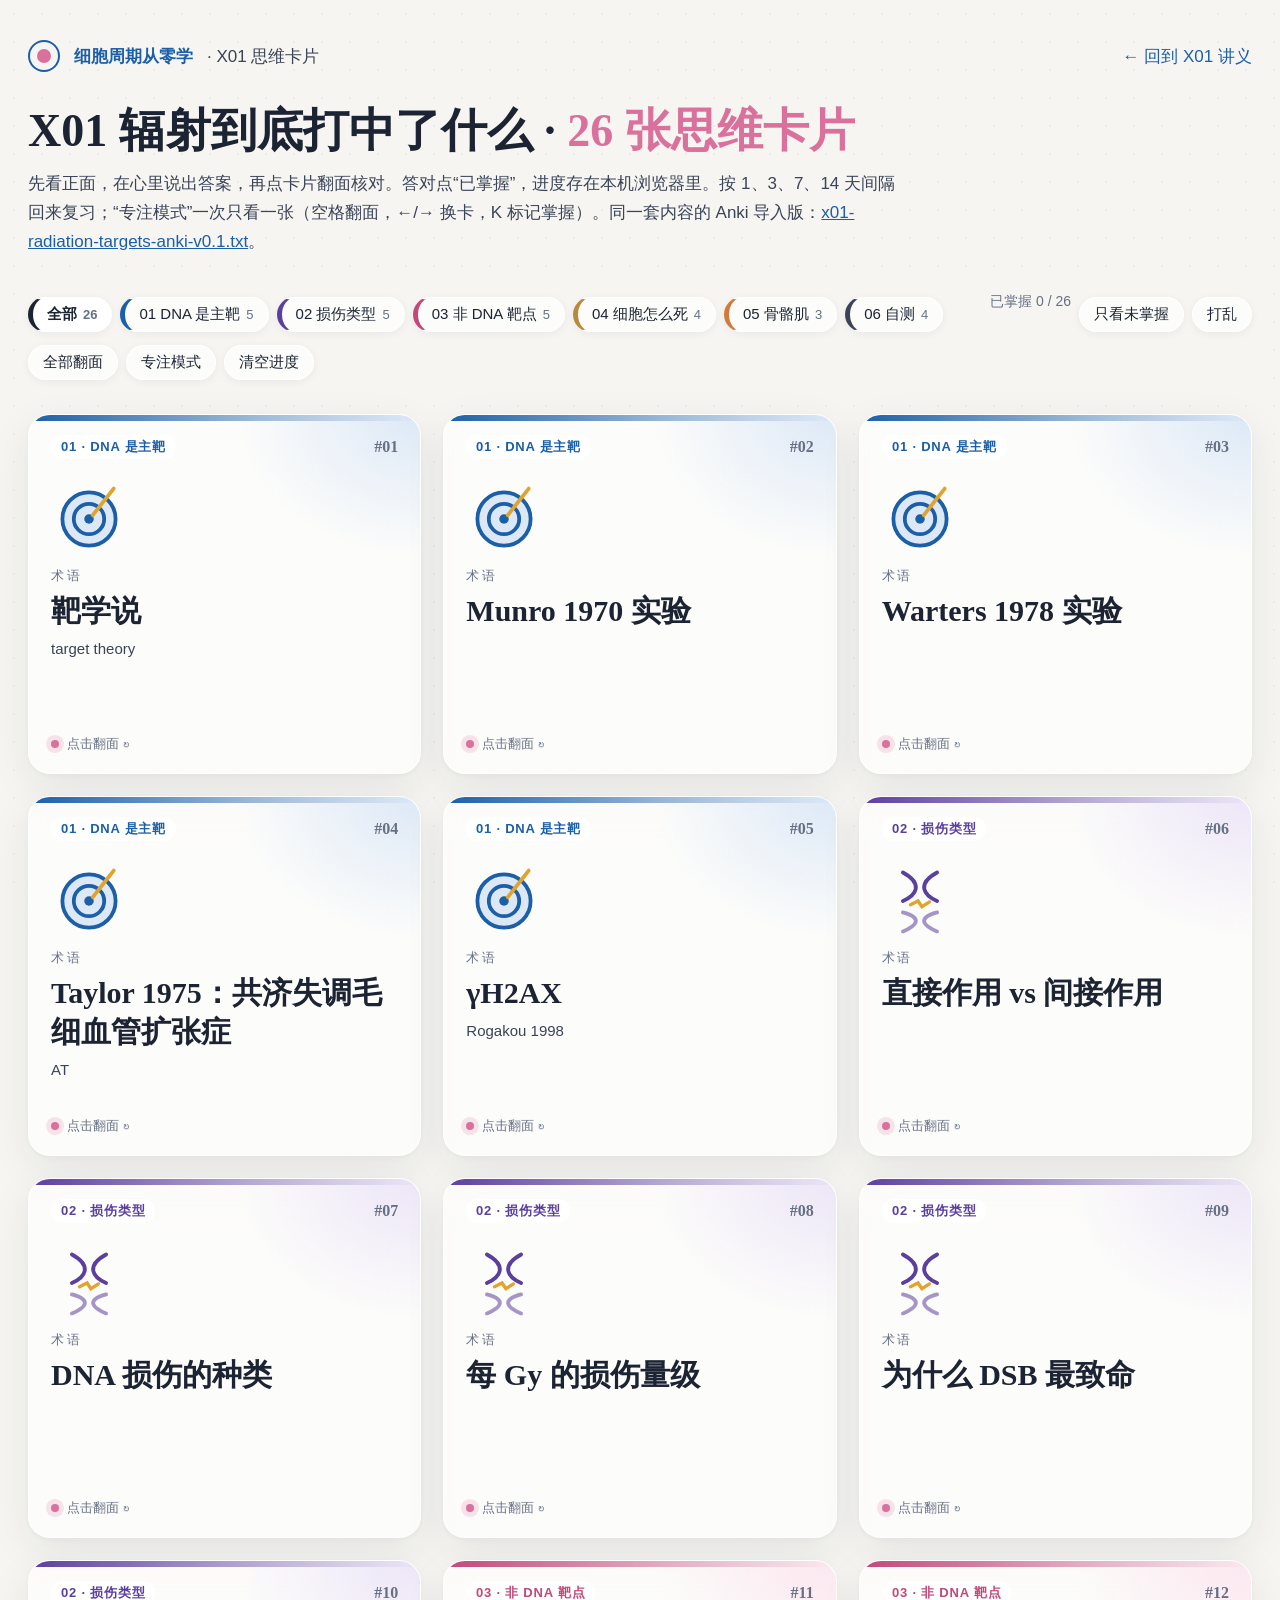
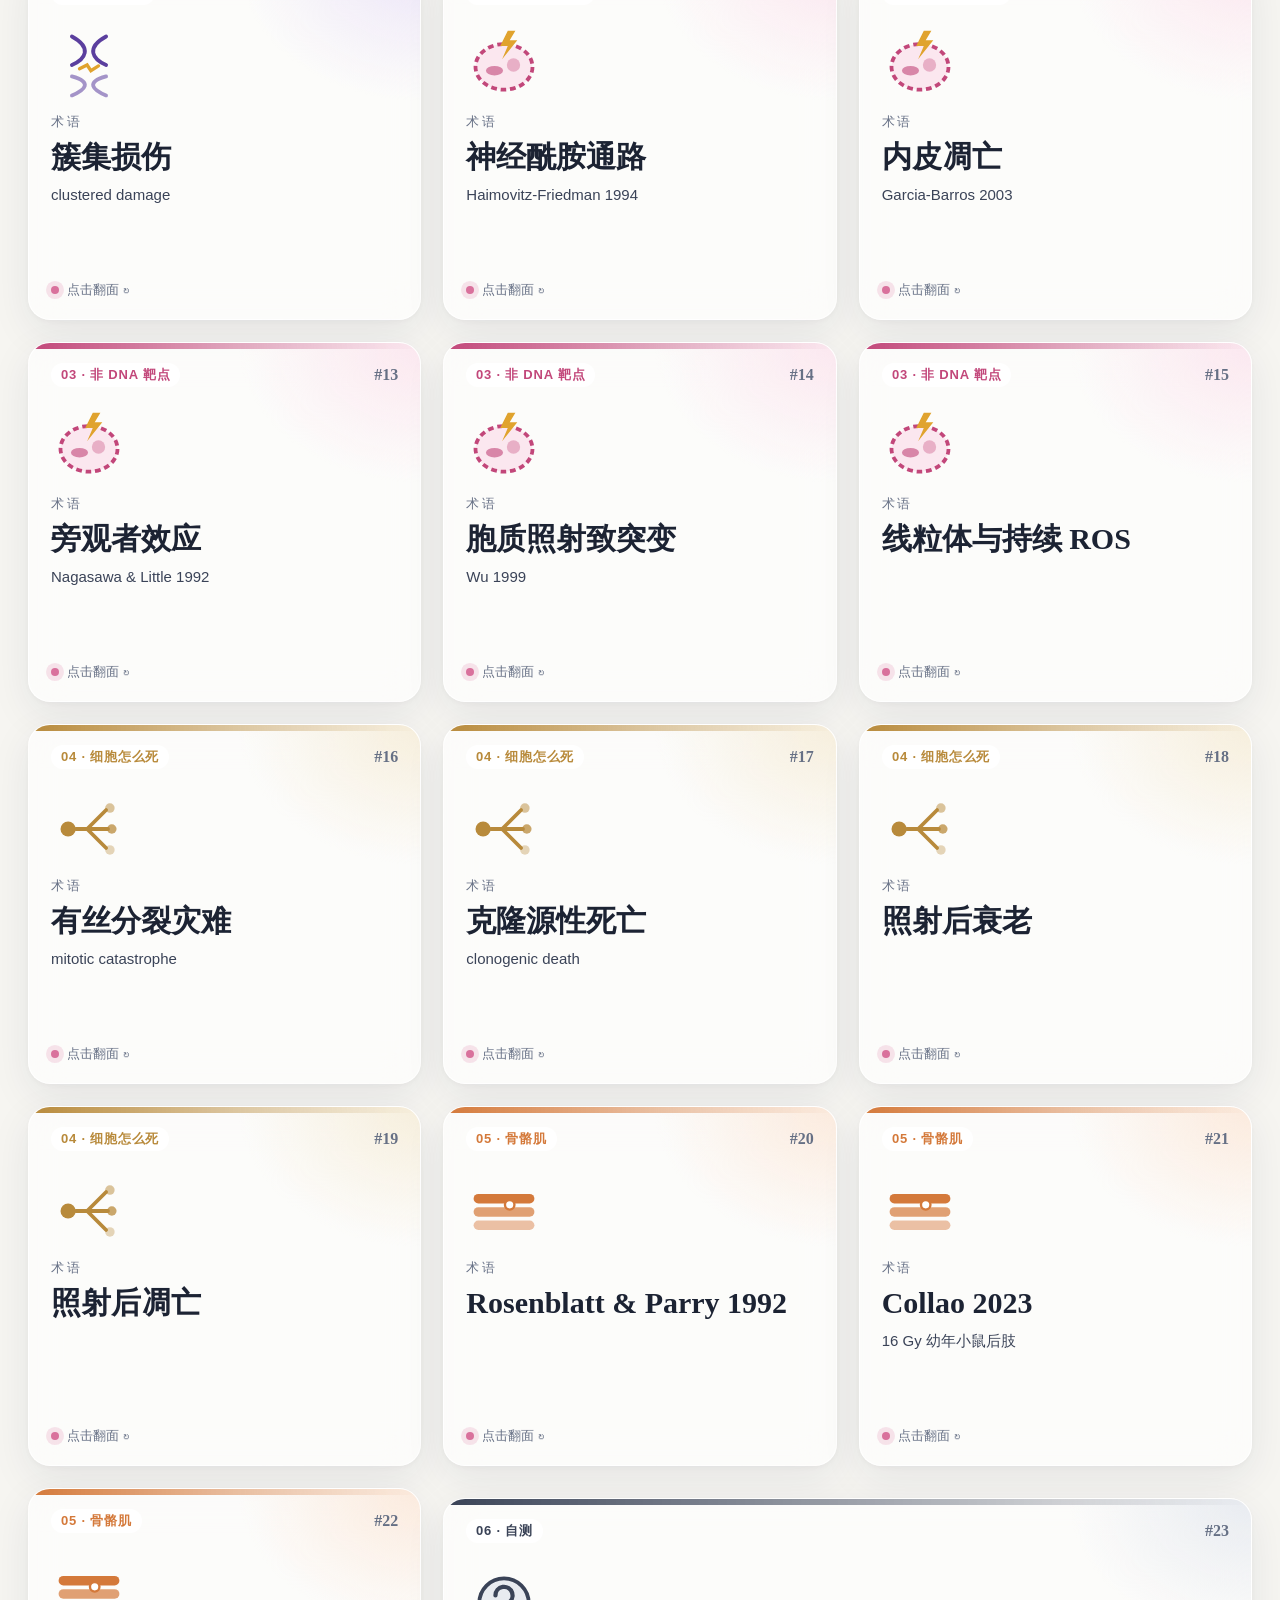
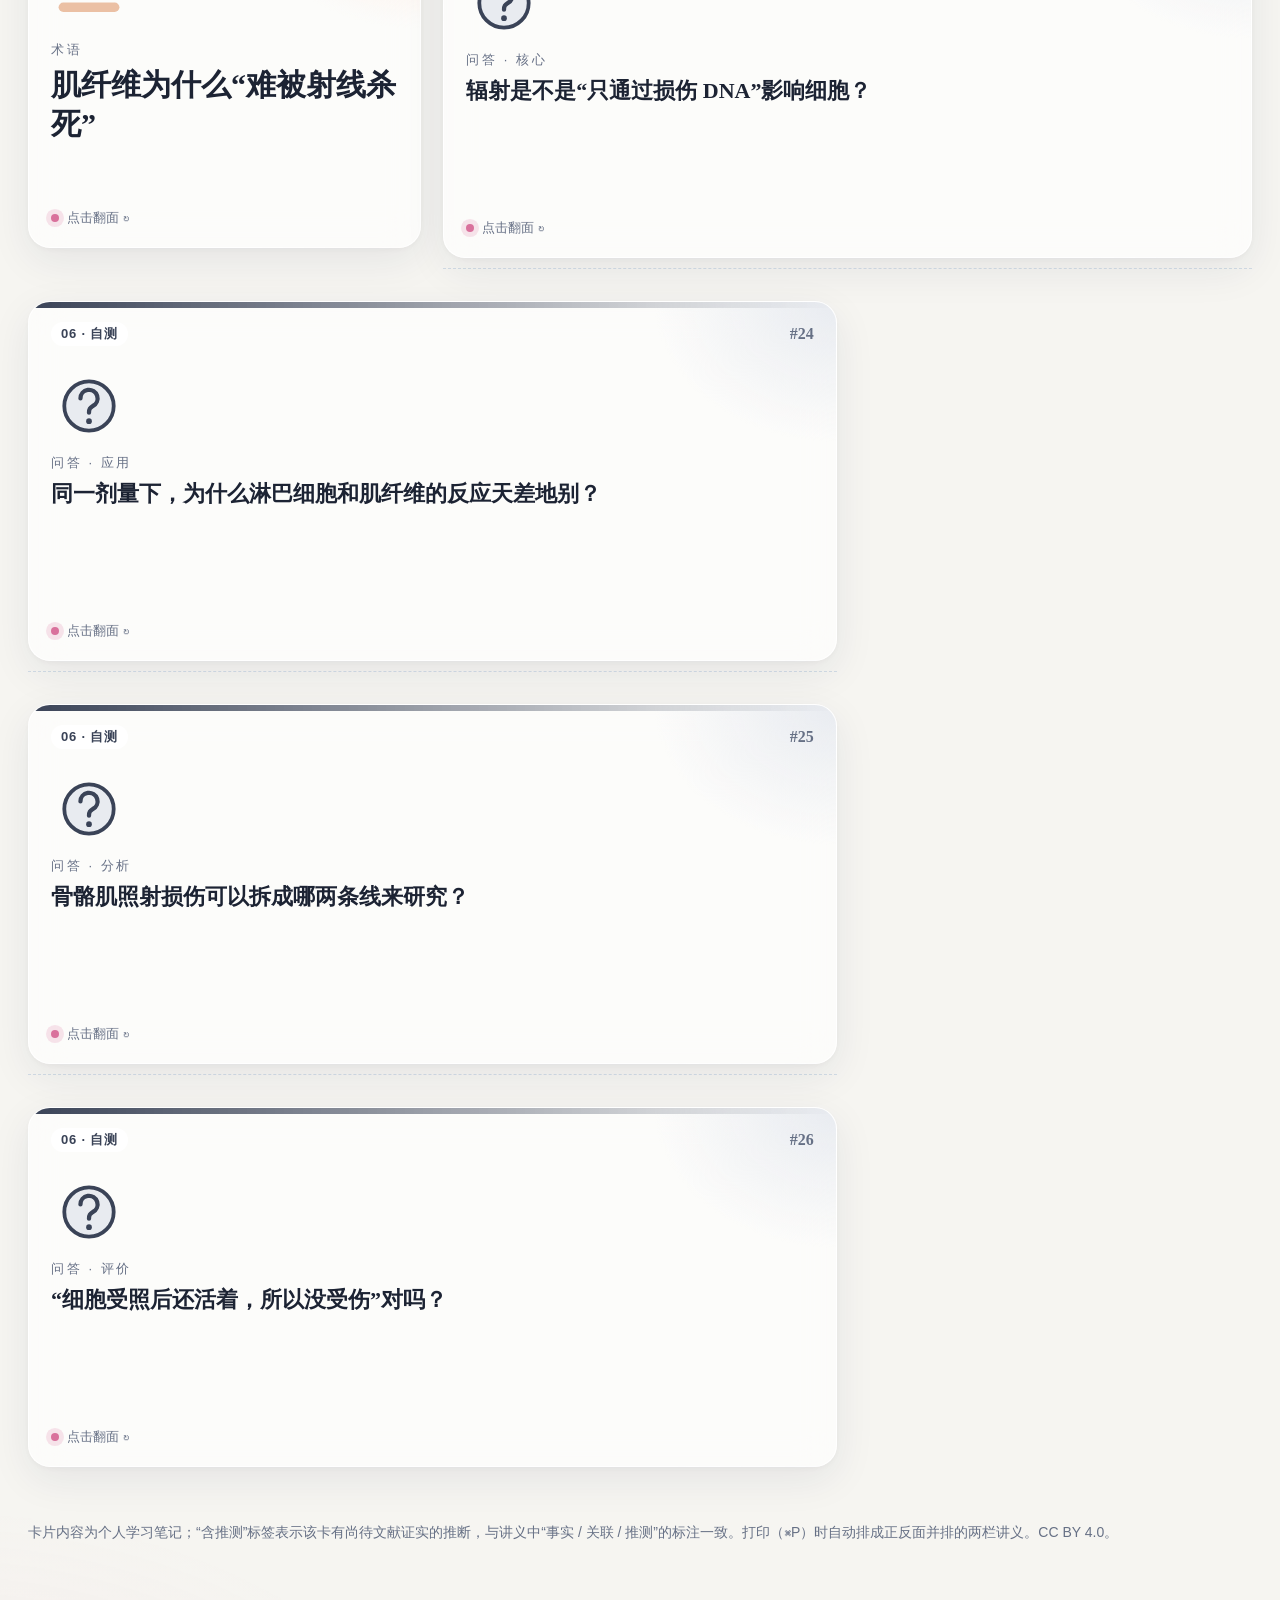
<file: cards/x01-cards-v0.1.html>
<!DOCTYPE html>
<html lang="zh-CN"><head><meta charset="utf-8"><meta name="viewport" content="width=device-width,initial-scale=1">
<title>X01 思维卡片 · 细胞周期从零学</title>
<link rel="stylesheet" href="../assets/deck-v0.2.css">
<style>
html,body{overflow:auto;height:auto;background:radial-gradient(1200px 700px at 85% -10%,rgba(63,139,214,.10),transparent 60%),radial-gradient(900px 600px at -5% 105%,rgba(217,113,156,.09),transparent 60%),var(--bg)}
body::before{content:"";position:fixed;inset:0;pointer-events:none;opacity:.45;background-image:radial-gradient(rgba(27,95,168,.10) 1px,transparent 1.2px);background-size:28px 28px}
.wrap{position:relative;max-width:1320px;margin:0 auto;padding:40px 28px 80px}
.topbar{display:flex;align-items:center;gap:14px;color:var(--ink2);font-size:17px}
.topbar a{color:var(--blue);text-decoration:none}
.topbar .dot{width:32px;height:32px;border-radius:50%;border:2px solid var(--blue);position:relative}
.topbar .dot::after{content:"";position:absolute;inset:7px;border-radius:50%;background:var(--eo)}
h1{font-family:var(--serif);font-size:46px;margin:28px 0 8px}h1 em{font-style:normal;color:var(--eo)}
.intro{font-size:17px;line-height:1.7;color:var(--ink2);max-width:880px}
.bar{position:sticky;top:0;z-index:20;margin:24px -12px 22px;padding:12px;border-radius:18px;background:rgba(246,245,241,.86);backdrop-filter:blur(14px);display:flex;flex-wrap:wrap;gap:8px;align-items:center}
.bar button{padding:7px 14px;border-radius:30px;font-size:15px;background:var(--glass);border:1px solid var(--glassb);box-shadow:0 2px 8px rgba(28,40,80,.06)}
.bar .f{border-left:5px solid var(--c)}.bar .f i{font-style:normal;margin-left:6px;color:var(--mute);font-size:13px}
.bar .f.on{background:var(--l);color:var(--c);font-weight:700}
.bar .sp{flex:1}.bar .act.on{background:var(--ink);color:#fff}
#prog{flex-shrink:0;min-width:max-content;white-space:nowrap;font-size:14px;color:var(--mute);font-variant-numeric:tabular-nums}
.grid{display:grid;grid-template-columns:repeat(auto-fill,minmax(290px,1fr));gap:22px}
.fc.q{grid-column:span 2}
.fc{min-height:360px;perspective:1400px;cursor:pointer;outline:none}
.fc .in{position:relative;display:grid;width:100%;min-height:360px;transition:transform .7s cubic-bezier(.2,.8,.2,1);transform-style:preserve-3d}
.fc.flip .in{transform:rotateY(180deg)}
.face{grid-area:1/1;position:relative;min-height:360px;border-radius:22px;padding:20px 22px;backface-visibility:hidden;-webkit-backface-visibility:hidden;display:flex;flex-direction:column;
background:var(--glass);backdrop-filter:blur(18px);border:1px solid var(--glassb);box-shadow:var(--sh);overflow:hidden}
.face::before{content:"";position:absolute;left:0;top:0;right:0;height:6px;background:linear-gradient(90deg,var(--c),transparent)}
.front{background:radial-gradient(260px 200px at 100% 0%,var(--l),transparent 70%),var(--glass)}
.back{transform:rotateY(180deg);background:linear-gradient(180deg,var(--l),rgba(255,255,255,.85) 38%)}
.top{display:flex;justify-content:space-between;align-items:center;gap:8px}
.chip{font-size:13px;font-weight:700;letter-spacing:.06em;color:var(--c);background:#fff;padding:3px 10px;border-radius:20px;white-space:nowrap;overflow:hidden;text-overflow:ellipsis}
.num{font-family:var(--serif);color:var(--mute);font-size:15px}
.ic{width:76px;height:76px;margin:22px 0 10px}.ic svg{width:100%;height:100%}
.kind{font-size:13px;letter-spacing:.2em;color:var(--mute)}
.main{font-family:var(--serif);font-size:30px;font-weight:600;line-height:1.3;margin-top:6px;color:var(--ink)}
.q .main{font-size:22px;line-height:1.45}
.sub{margin-top:8px;font-size:15px;line-height:1.5;color:var(--ink2)}
.hint{margin-top:auto;font-size:13px;color:var(--mute)}
.ans{margin-top:14px;font-size:16.5px;line-height:1.75;color:var(--ink);overflow:auto}
.ans b{color:var(--c)}.q .ans{font-size:15px;line-height:1.7}
.spec{font-size:12px;font-weight:700;color:#9A5B12;background:#FCEFD9;padding:2px 8px;border-radius:12px}
.bot{flex-shrink:0;margin-top:auto;padding-top:10px;display:flex;justify-content:space-between;align-items:center}
.ok{font-size:14px;padding:5px 12px;border-radius:20px;background:#fff;border:1px solid var(--line)}
.fc.done .ok{background:var(--ok);color:#fff}
.fc.done .front::after{content:"✓ 已掌握";position:absolute;right:18px;bottom:16px;font-size:13px;font-weight:700;color:var(--ok)}
.hide{display:none}
/* 专注模式 */
#focus{position:fixed;inset:0;z-index:50;background:rgba(233,236,241,.94);backdrop-filter:blur(8px);display:none;align-items:center;justify-content:center;flex-direction:column;gap:18px}
#focus.on{display:flex}#focus .slot .fc{width:min(620px,92vw);max-height:84vh;overflow:auto}#focus .slot .fc .in,#focus .slot .face{min-height:min(560px,70vh)}
#focus .slot .main{font-size:42px}#focus .slot .q .main{font-size:30px}#focus .slot .ans{font-size:21px}#focus .slot .q .ans{font-size:19px}
#focus .slot .ic{width:110px;height:110px}
#focus .nav{display:flex;gap:12px;align-items:center;font-size:15px;color:var(--ink2)}
#focus .nav button{padding:8px 16px;border-radius:30px;background:#fff;border:1px solid var(--line)}
.foot{margin-top:44px;font-size:14px;color:var(--mute);line-height:1.7}
@media(max-width:680px){.fc.q{grid-column:auto}}
@media print{
 .fc.q{grid-column:auto}
 .bar,#focus,.topbar,.hint,.ok{display:none!important}html,body{background:#fff}body::before{display:none}
 .grid{grid-template-columns:1fr 1fr;gap:10px}.fc{height:auto;break-inside:avoid;perspective:none}
 .fc .in{transform:none!important;display:grid;grid-template-columns:1fr 1.5fr}
 .face{position:relative;transform:none;backface-visibility:visible;box-shadow:none;border:1px solid #ddd;backdrop-filter:none;min-height:200px}
 .ic{width:44px;height:44px;margin:10px 0 4px}.main{font-size:20px}.q .main{font-size:15px}.ans{font-size:12px;overflow:visible}
}
</style></head><body><div class="wrap">
<div class="topbar"><span class="dot"></span><a href="../index.html"><b style="font-family:var(--serif)">细胞周期从零学</b></a><span>· X01 思维卡片</span><span style="flex:1"></span><a href="../units/x01-radiation-targets-v0.2.html">← 回到 X01 讲义</a></div>
<h1>X01 辐射到底打中了什么 · <em>26 张思维卡片</em></h1>
<p class="intro">先看正面，在心里说出答案，再点卡片翻面核对。答对点“已掌握”，进度存在本机浏览器里。按 1、3、7、14 天间隔回来复习；“专注模式”一次只看一张（空格翻面，←/→ 换卡，K 标记掌握）。同一套内容的 Anki 导入版：<a href="x01-radiation-targets-anki-v0.1.txt">x01-radiation-targets-anki-v0.1.txt</a>。</p>
<div class="bar"><button class="f on" data-f="all" style="--c:var(--ink);--l:#fff">全部<i>26</i></button><button class="f" data-f="01" style="--c:#1B5FA8;--l:#DCE8F6">01 DNA 是主靶<i>5</i></button><button class="f" data-f="02" style="--c:#5B3F9E;--l:#ECE5F7">02 损伤类型<i>5</i></button><button class="f" data-f="03" style="--c:#C2477A;--l:#FBE7EF">03 非 DNA 靶点<i>5</i></button><button class="f" data-f="04" style="--c:#B88A3B;--l:#F6EEDC">04 细胞怎么死<i>4</i></button><button class="f" data-f="05" style="--c:#D4793A;--l:#FBEADD">05 骨骼肌<i>3</i></button><button class="f" data-f="06" style="--c:#3A4357;--l:#E8EBF0">06 自测<i>4</i></button>
<span class="sp"></span><span id="prog"></span>
<button class="act" id="bTodo">只看未掌握</button><button class="act" id="bShuf">打乱</button><button class="act" id="bFlip">全部翻面</button><button class="act" id="bFocus">专注模式</button><button class="act" id="bReset">清空进度</button></div>
<div class="grid" id="grid">
<div class="fc" data-t="01" data-i="1" style="--c:#1B5FA8;--l:#DCE8F6" tabindex="0">
<div class="in"><div class="face front">
<div class="top"><span class="chip">01 · DNA 是主靶</span><span class="num">#01</span></div>
<div class="ic"><svg viewBox="0 0 80 80" aria-hidden="true"><circle cx="40" cy="40" r="28" fill="#DCE8F6" stroke="#1B5FA8" stroke-width="4"/><circle cx="40" cy="40" r="16" fill="none" stroke="#1B5FA8" stroke-width="4"/><circle cx="40" cy="40" r="5" fill="#1B5FA8"/><path d="M66 8L44 36" stroke="#E0A32E" stroke-width="4" stroke-linecap="round"/></svg></div>
<div class="kind">术语</div><div class="main">靶学说</div><div class="sub">target theory</div>
<div class="hint">点击翻面 ↻</div></div>
<div class="face back"><div class="top"><span class="chip">靶学说</span></div>
<div class="ans"><b>辐射要“打中”某个敏感结构才致效</b>；放射生物学几十年的实验把细胞致死的主靶锁定在细胞核里的 DNA。</div>
<div class="bot"><button class="ok" data-act="ok">✓ 已掌握</button><span class="hint">再点翻回</span></div></div></div></div><div class="fc" data-t="01" data-i="2" style="--c:#1B5FA8;--l:#DCE8F6" tabindex="0">
<div class="in"><div class="face front">
<div class="top"><span class="chip">01 · DNA 是主靶</span><span class="num">#02</span></div>
<div class="ic"><svg viewBox="0 0 80 80" aria-hidden="true"><circle cx="40" cy="40" r="28" fill="#DCE8F6" stroke="#1B5FA8" stroke-width="4"/><circle cx="40" cy="40" r="16" fill="none" stroke="#1B5FA8" stroke-width="4"/><circle cx="40" cy="40" r="5" fill="#1B5FA8"/><path d="M66 8L44 36" stroke="#E0A32E" stroke-width="4" stroke-linecap="round"/></svg></div>
<div class="kind">术语</div><div class="main">Munro 1970 实验</div>
<div class="hint">点击翻面 ↻</div></div>
<div class="face back"><div class="top"><span class="chip">Munro 1970 实验</span></div>
<div class="ans">用带 α 放射源的针尖分别照射<b>细胞核</b>与<b>细胞质</b>：只照胞质需要大得多的剂量才杀死细胞，照核则少量即可 → 致死靶在核内。</div>
<div class="bot"><button class="ok" data-act="ok">✓ 已掌握</button><span class="hint">再点翻回</span></div></div></div></div><div class="fc" data-t="01" data-i="3" style="--c:#1B5FA8;--l:#DCE8F6" tabindex="0">
<div class="in"><div class="face front">
<div class="top"><span class="chip">01 · DNA 是主靶</span><span class="num">#03</span></div>
<div class="ic"><svg viewBox="0 0 80 80" aria-hidden="true"><circle cx="40" cy="40" r="28" fill="#DCE8F6" stroke="#1B5FA8" stroke-width="4"/><circle cx="40" cy="40" r="16" fill="none" stroke="#1B5FA8" stroke-width="4"/><circle cx="40" cy="40" r="5" fill="#1B5FA8"/><path d="M66 8L44 36" stroke="#E0A32E" stroke-width="4" stroke-linecap="round"/></svg></div>
<div class="kind">术语</div><div class="main">Warters 1978 实验</div>
<div class="hint">点击翻面 ↻</div></div>
<div class="face back"><div class="top"><span class="chip">Warters 1978 实验</span></div>
<div class="ans">把 ¹²⁵I 分别放进 <b>DNA</b>（¹²⁵IUdR）、<b>细胞膜</b>（¹²⁵I-ConA）和胞质蛋白：只有掺入 DNA 时才高效致死 → DNA 是主靶。</div>
<div class="bot"><button class="ok" data-act="ok">✓ 已掌握</button><span class="hint">再点翻回</span></div></div></div></div><div class="fc" data-t="01" data-i="4" style="--c:#1B5FA8;--l:#DCE8F6" tabindex="0">
<div class="in"><div class="face front">
<div class="top"><span class="chip">01 · DNA 是主靶</span><span class="num">#04</span></div>
<div class="ic"><svg viewBox="0 0 80 80" aria-hidden="true"><circle cx="40" cy="40" r="28" fill="#DCE8F6" stroke="#1B5FA8" stroke-width="4"/><circle cx="40" cy="40" r="16" fill="none" stroke="#1B5FA8" stroke-width="4"/><circle cx="40" cy="40" r="5" fill="#1B5FA8"/><path d="M66 8L44 36" stroke="#E0A32E" stroke-width="4" stroke-linecap="round"/></svg></div>
<div class="kind">术语</div><div class="main">Taylor 1975：共济失调毛细血管扩张症</div><div class="sub">AT</div>
<div class="hint">点击翻面 ↻</div></div>
<div class="face back"><div class="top"><span class="chip">Taylor 1975：共济失调毛细血管扩张</span></div>
<div class="ans">AT 患者细胞对电离辐射<b>异常敏感</b>；后来发现致病基因 ATM 正是双链断裂的警报激酶 → 修不好 DNA 就扛不住辐射。</div>
<div class="bot"><button class="ok" data-act="ok">✓ 已掌握</button><span class="hint">再点翻回</span></div></div></div></div><div class="fc" data-t="01" data-i="5" style="--c:#1B5FA8;--l:#DCE8F6" tabindex="0">
<div class="in"><div class="face front">
<div class="top"><span class="chip">01 · DNA 是主靶</span><span class="num">#05</span></div>
<div class="ic"><svg viewBox="0 0 80 80" aria-hidden="true"><circle cx="40" cy="40" r="28" fill="#DCE8F6" stroke="#1B5FA8" stroke-width="4"/><circle cx="40" cy="40" r="16" fill="none" stroke="#1B5FA8" stroke-width="4"/><circle cx="40" cy="40" r="5" fill="#1B5FA8"/><path d="M66 8L44 36" stroke="#E0A32E" stroke-width="4" stroke-linecap="round"/></svg></div>
<div class="kind">术语</div><div class="main">γH2AX</div><div class="sub">Rogakou 1998</div>
<div class="hint">点击翻面 ↻</div></div>
<div class="face back"><div class="top"><span class="chip">γH2AX</span></div>
<div class="ans">双链断裂后组蛋白 H2AX 第 139 位丝氨酸被磷酸化，在断裂处形成<b>可计数的焦点</b>，是“DNA 被打断了”最常用的读数。</div>
<div class="bot"><button class="ok" data-act="ok">✓ 已掌握</button><span class="hint">再点翻回</span></div></div></div></div><div class="fc" data-t="02" data-i="6" style="--c:#5B3F9E;--l:#ECE5F7" tabindex="0">
<div class="in"><div class="face front">
<div class="top"><span class="chip">02 · 损伤类型</span><span class="num">#06</span></div>
<div class="ic"><svg viewBox="0 0 80 80" aria-hidden="true"><path d="M22 10c22 12 14 24 0 30M58 10c-22 12-14 24 0 30" fill="none" stroke="#5B3F9E" stroke-width="4" stroke-linecap="round"/><path d="M22 52c22 6 14 14 0 20M58 52c-22 6-14 14 0 20" fill="none" stroke="#5B3F9E" stroke-width="4" stroke-linecap="round" opacity=".55"/><path d="M30 44l8-4 4 6 8-5" fill="none" stroke="#E0A32E" stroke-width="3.5" stroke-linecap="round"/></svg></div>
<div class="kind">术语</div><div class="main">直接作用 vs 间接作用</div>
<div class="hint">点击翻面 ↻</div></div>
<div class="face back"><div class="top"><span class="chip">直接作用 vs 间接作用</span></div>
<div class="ans"><b>直接</b>：射线直接电离 DNA；<b>间接</b>：射线先电离水产生 ·OH，再由 ·OH 损伤 DNA。X 线等低 LET 辐射以间接作用为主（约 2/3）。</div>
<div class="bot"><button class="ok" data-act="ok">✓ 已掌握</button><span class="hint">再点翻回</span></div></div></div></div><div class="fc" data-t="02" data-i="7" style="--c:#5B3F9E;--l:#ECE5F7" tabindex="0">
<div class="in"><div class="face front">
<div class="top"><span class="chip">02 · 损伤类型</span><span class="num">#07</span></div>
<div class="ic"><svg viewBox="0 0 80 80" aria-hidden="true"><path d="M22 10c22 12 14 24 0 30M58 10c-22 12-14 24 0 30" fill="none" stroke="#5B3F9E" stroke-width="4" stroke-linecap="round"/><path d="M22 52c22 6 14 14 0 20M58 52c-22 6-14 14 0 20" fill="none" stroke="#5B3F9E" stroke-width="4" stroke-linecap="round" opacity=".55"/><path d="M30 44l8-4 4 6 8-5" fill="none" stroke="#E0A32E" stroke-width="3.5" stroke-linecap="round"/></svg></div>
<div class="kind">术语</div><div class="main">DNA 损伤的种类</div>
<div class="hint">点击翻面 ↻</div></div>
<div class="face back"><div class="top"><span class="chip">DNA 损伤的种类</span></div>
<div class="ans">碱基损伤、单链断裂（SSB）、双链断裂（DSB）、DNA–蛋白交联，以及多种损伤挤在一小段内的<b>簇集损伤</b>。</div>
<div class="bot"><button class="ok" data-act="ok">✓ 已掌握</button><span class="hint">再点翻回</span></div></div></div></div><div class="fc" data-t="02" data-i="8" style="--c:#5B3F9E;--l:#ECE5F7" tabindex="0">
<div class="in"><div class="face front">
<div class="top"><span class="chip">02 · 损伤类型</span><span class="num">#08</span></div>
<div class="ic"><svg viewBox="0 0 80 80" aria-hidden="true"><path d="M22 10c22 12 14 24 0 30M58 10c-22 12-14 24 0 30" fill="none" stroke="#5B3F9E" stroke-width="4" stroke-linecap="round"/><path d="M22 52c22 6 14 14 0 20M58 52c-22 6-14 14 0 20" fill="none" stroke="#5B3F9E" stroke-width="4" stroke-linecap="round" opacity=".55"/><path d="M30 44l8-4 4 6 8-5" fill="none" stroke="#E0A32E" stroke-width="3.5" stroke-linecap="round"/></svg></div>
<div class="kind">术语</div><div class="main">每 Gy 的损伤量级</div>
<div class="hint">点击翻面 ↻</div></div>
<div class="face back"><div class="top"><span class="chip">每 Gy 的损伤量级</span></div>
<div class="ans">教材常用量级：每个细胞每 Gy 约 <b>1000 个单链断裂、20–40 个双链断裂</b>，碱基损伤更多；数量最少的 DSB 却最致命。</div>
<div class="bot"><button class="ok" data-act="ok">✓ 已掌握</button><span class="hint">再点翻回</span></div></div></div></div><div class="fc" data-t="02" data-i="9" style="--c:#5B3F9E;--l:#ECE5F7" tabindex="0">
<div class="in"><div class="face front">
<div class="top"><span class="chip">02 · 损伤类型</span><span class="num">#09</span></div>
<div class="ic"><svg viewBox="0 0 80 80" aria-hidden="true"><path d="M22 10c22 12 14 24 0 30M58 10c-22 12-14 24 0 30" fill="none" stroke="#5B3F9E" stroke-width="4" stroke-linecap="round"/><path d="M22 52c22 6 14 14 0 20M58 52c-22 6-14 14 0 20" fill="none" stroke="#5B3F9E" stroke-width="4" stroke-linecap="round" opacity=".55"/><path d="M30 44l8-4 4 6 8-5" fill="none" stroke="#E0A32E" stroke-width="3.5" stroke-linecap="round"/></svg></div>
<div class="kind">术语</div><div class="main">为什么 DSB 最致命</div>
<div class="hint">点击翻面 ↻</div></div>
<div class="face back"><div class="top"><span class="chip">为什么 DSB 最致命</span></div>
<div class="ans">两条链同时断，<b>没有完整互补链作模板</b>；修错或不修会造成染色体断片、易位、双着丝粒染色体，分裂时直接出问题。</div>
<div class="bot"><button class="ok" data-act="ok">✓ 已掌握</button><span class="hint">再点翻回</span></div></div></div></div><div class="fc" data-t="02" data-i="10" style="--c:#5B3F9E;--l:#ECE5F7" tabindex="0">
<div class="in"><div class="face front">
<div class="top"><span class="chip">02 · 损伤类型</span><span class="num">#10</span></div>
<div class="ic"><svg viewBox="0 0 80 80" aria-hidden="true"><path d="M22 10c22 12 14 24 0 30M58 10c-22 12-14 24 0 30" fill="none" stroke="#5B3F9E" stroke-width="4" stroke-linecap="round"/><path d="M22 52c22 6 14 14 0 20M58 52c-22 6-14 14 0 20" fill="none" stroke="#5B3F9E" stroke-width="4" stroke-linecap="round" opacity=".55"/><path d="M30 44l8-4 4 6 8-5" fill="none" stroke="#E0A32E" stroke-width="3.5" stroke-linecap="round"/></svg></div>
<div class="kind">术语</div><div class="main">簇集损伤</div><div class="sub">clustered damage</div>
<div class="hint">点击翻面 ↻</div></div>
<div class="face back"><div class="top"><span class="chip">簇集损伤</span></div>
<div class="ans">一两圈 DNA 螺旋内出现两个以上损伤，是电离辐射的“签名”；比单个损伤<b>难修得多</b>，高 LET 辐射更多见。</div>
<div class="bot"><button class="ok" data-act="ok">✓ 已掌握</button><span class="hint">再点翻回</span></div></div></div></div><div class="fc" data-t="03" data-i="11" style="--c:#C2477A;--l:#FBE7EF" tabindex="0">
<div class="in"><div class="face front">
<div class="top"><span class="chip">03 · 非 DNA 靶点</span><span class="num">#11</span></div>
<div class="ic"><svg viewBox="0 0 80 80" aria-hidden="true"><ellipse cx="40" cy="42" rx="30" ry="24" fill="#FBE7EF" stroke="#C2477A" stroke-width="4" stroke-dasharray="6 4"/><ellipse cx="30" cy="46" rx="9" ry="5" fill="#C2477A" opacity=".6"/><circle cx="50" cy="40" r="7" fill="#C2477A" opacity=".35"/><path d="M44 4l-8 16h8l-6 14 16-20h-8l6-10z" fill="#E0A32E"/></svg></div>
<div class="kind">术语</div><div class="main">神经酰胺通路</div><div class="sub">Haimovitz-Friedman 1994</div>
<div class="hint">点击翻面 ↻</div></div>
<div class="face back"><div class="top"><span class="chip">神经酰胺通路</span></div>
<div class="ans">照射使内皮细胞的鞘磷脂水解为<b>神经酰胺</b>（ceramide）并凋亡；不含细胞核的<b>膜制备物</b>受照也能产生该信号 → 信号可直接起于细胞膜。</div>
<div class="bot"><button class="ok" data-act="ok">✓ 已掌握</button><span class="hint">再点翻回</span></div></div></div></div><div class="fc" data-t="03" data-i="12" style="--c:#C2477A;--l:#FBE7EF" tabindex="0">
<div class="in"><div class="face front">
<div class="top"><span class="chip">03 · 非 DNA 靶点</span><span class="num">#12</span></div>
<div class="ic"><svg viewBox="0 0 80 80" aria-hidden="true"><ellipse cx="40" cy="42" rx="30" ry="24" fill="#FBE7EF" stroke="#C2477A" stroke-width="4" stroke-dasharray="6 4"/><ellipse cx="30" cy="46" rx="9" ry="5" fill="#C2477A" opacity=".6"/><circle cx="50" cy="40" r="7" fill="#C2477A" opacity=".35"/><path d="M44 4l-8 16h8l-6 14 16-20h-8l6-10z" fill="#E0A32E"/></svg></div>
<div class="kind">术语</div><div class="main">内皮凋亡</div><div class="sub">Garcia-Barros 2003</div>
<div class="hint">点击翻面 ↻</div></div>
<div class="face back"><div class="top"><span class="chip">内皮凋亡</span></div>
<div class="ans">酸性鞘磷脂酶缺陷的小鼠，肿瘤内皮细胞照射后不凋亡，肿瘤也更耐照射 → <b>血管内皮</b>的膜通路影响组织层面的放射反应。</div>
<div class="bot"><button class="ok" data-act="ok">✓ 已掌握</button><span class="hint">再点翻回</span></div></div></div></div><div class="fc" data-t="03" data-i="13" style="--c:#C2477A;--l:#FBE7EF" tabindex="0">
<div class="in"><div class="face front">
<div class="top"><span class="chip">03 · 非 DNA 靶点</span><span class="num">#13</span></div>
<div class="ic"><svg viewBox="0 0 80 80" aria-hidden="true"><ellipse cx="40" cy="42" rx="30" ry="24" fill="#FBE7EF" stroke="#C2477A" stroke-width="4" stroke-dasharray="6 4"/><ellipse cx="30" cy="46" rx="9" ry="5" fill="#C2477A" opacity=".6"/><circle cx="50" cy="40" r="7" fill="#C2477A" opacity=".35"/><path d="M44 4l-8 16h8l-6 14 16-20h-8l6-10z" fill="#E0A32E"/></svg></div>
<div class="kind">术语</div><div class="main">旁观者效应</div><div class="sub">Nagasawa &amp; Little 1992</div>
<div class="hint">点击翻面 ↻</div></div>
<div class="face back"><div class="top"><span class="chip">旁观者效应</span></div>
<div class="ans">极低剂量 α 粒子只打中约 <b>1% 的细胞核</b>，却有约 30% 的细胞出现姐妹染色单体交换 → 没被打中的细胞也会“受伤”。</div>
<div class="bot"><button class="ok" data-act="ok">✓ 已掌握</button><span class="hint">再点翻回</span></div></div></div></div><div class="fc" data-t="03" data-i="14" style="--c:#C2477A;--l:#FBE7EF" tabindex="0">
<div class="in"><div class="face front">
<div class="top"><span class="chip">03 · 非 DNA 靶点</span><span class="num">#14</span></div>
<div class="ic"><svg viewBox="0 0 80 80" aria-hidden="true"><ellipse cx="40" cy="42" rx="30" ry="24" fill="#FBE7EF" stroke="#C2477A" stroke-width="4" stroke-dasharray="6 4"/><ellipse cx="30" cy="46" rx="9" ry="5" fill="#C2477A" opacity=".6"/><circle cx="50" cy="40" r="7" fill="#C2477A" opacity=".35"/><path d="M44 4l-8 16h8l-6 14 16-20h-8l6-10z" fill="#E0A32E"/></svg></div>
<div class="kind">术语</div><div class="main">胞质照射致突变</div><div class="sub">Wu 1999</div>
<div class="hint">点击翻面 ↻</div></div>
<div class="face back"><div class="top"><span class="chip">胞质照射致突变</span></div>
<div class="ans">用微束 α 粒子<b>只照细胞质</b>也能诱发核基因突变，且可被自由基清除剂抑制 → 经活性氧（ROS）间接伤到 DNA。</div>
<div class="bot"><button class="ok" data-act="ok">✓ 已掌握</button><span class="hint">再点翻回</span></div></div></div></div><div class="fc" data-t="03" data-i="15" style="--c:#C2477A;--l:#FBE7EF" tabindex="0">
<div class="in"><div class="face front">
<div class="top"><span class="chip">03 · 非 DNA 靶点</span><span class="num">#15</span></div>
<div class="ic"><svg viewBox="0 0 80 80" aria-hidden="true"><ellipse cx="40" cy="42" rx="30" ry="24" fill="#FBE7EF" stroke="#C2477A" stroke-width="4" stroke-dasharray="6 4"/><ellipse cx="30" cy="46" rx="9" ry="5" fill="#C2477A" opacity=".6"/><circle cx="50" cy="40" r="7" fill="#C2477A" opacity=".35"/><path d="M44 4l-8 16h8l-6 14 16-20h-8l6-10z" fill="#E0A32E"/></svg></div>
<div class="kind">术语</div><div class="main">线粒体与持续 ROS</div>
<div class="hint">点击翻面 ↻</div></div>
<div class="face back"><div class="top"><span class="chip">线粒体与持续 ROS</span></div>
<div class="ans">线粒体 DNA 和电子传递链受损后可<b>持续产生 ROS</b>，在照射后很久仍放大氧化损伤（关联；在肌肉中的权重仍待研究）。</div>
<div class="bot"><button class="ok" data-act="ok">✓ 已掌握</button><span class="hint">再点翻回</span></div></div></div></div><div class="fc" data-t="04" data-i="16" style="--c:#B88A3B;--l:#F6EEDC" tabindex="0">
<div class="in"><div class="face front">
<div class="top"><span class="chip">04 · 细胞怎么死</span><span class="num">#16</span></div>
<div class="ic"><svg viewBox="0 0 80 80" aria-hidden="true"><circle cx="18" cy="40" r="8" fill="#B88A3B"/><path d="M26 40h12M38 40l20-20M38 40h22M38 40l20 20" stroke="#B88A3B" stroke-width="4" stroke-linecap="round" fill="none"/><circle cx="62" cy="18" r="5" fill="#B88A3B" opacity=".5"/><circle cx="64" cy="40" r="5" fill="#B88A3B" opacity=".75"/><circle cx="62" cy="62" r="5" fill="#B88A3B" opacity=".35"/></svg></div>
<div class="kind">术语</div><div class="main">有丝分裂灾难</div><div class="sub">mitotic catastrophe</div>
<div class="hint">点击翻面 ↻</div></div>
<div class="face back"><div class="top"><span class="chip">有丝分裂灾难</span></div>
<div class="ans">带着未修复的断裂进入分裂，染色体错分、形成微核后死亡；是<b>增殖中实体细胞</b>受照后最常见的死法，往往在照射后第 1 到数次分裂时才发生。</div>
<div class="bot"><button class="ok" data-act="ok">✓ 已掌握</button><span class="hint">再点翻回</span></div></div></div></div><div class="fc" data-t="04" data-i="17" style="--c:#B88A3B;--l:#F6EEDC" tabindex="0">
<div class="in"><div class="face front">
<div class="top"><span class="chip">04 · 细胞怎么死</span><span class="num">#17</span></div>
<div class="ic"><svg viewBox="0 0 80 80" aria-hidden="true"><circle cx="18" cy="40" r="8" fill="#B88A3B"/><path d="M26 40h12M38 40l20-20M38 40h22M38 40l20 20" stroke="#B88A3B" stroke-width="4" stroke-linecap="round" fill="none"/><circle cx="62" cy="18" r="5" fill="#B88A3B" opacity=".5"/><circle cx="64" cy="40" r="5" fill="#B88A3B" opacity=".75"/><circle cx="62" cy="62" r="5" fill="#B88A3B" opacity=".35"/></svg></div>
<div class="kind">术语</div><div class="main">克隆源性死亡</div><div class="sub">clonogenic death</div>
<div class="hint">点击翻面 ↻</div></div>
<div class="face back"><div class="top"><span class="chip">克隆源性死亡</span></div>
<div class="ans">细胞可能还活着、还有功能，但<b>失去了无限增殖、形成克隆的能力</b>；放射生物学说的“杀死”通常指这个。</div>
<div class="bot"><button class="ok" data-act="ok">✓ 已掌握</button><span class="hint">再点翻回</span></div></div></div></div><div class="fc" data-t="04" data-i="18" style="--c:#B88A3B;--l:#F6EEDC" tabindex="0">
<div class="in"><div class="face front">
<div class="top"><span class="chip">04 · 细胞怎么死</span><span class="num">#18</span></div>
<div class="ic"><svg viewBox="0 0 80 80" aria-hidden="true"><circle cx="18" cy="40" r="8" fill="#B88A3B"/><path d="M26 40h12M38 40l20-20M38 40h22M38 40l20 20" stroke="#B88A3B" stroke-width="4" stroke-linecap="round" fill="none"/><circle cx="62" cy="18" r="5" fill="#B88A3B" opacity=".5"/><circle cx="64" cy="40" r="5" fill="#B88A3B" opacity=".75"/><circle cx="62" cy="62" r="5" fill="#B88A3B" opacity=".35"/></svg></div>
<div class="kind">术语</div><div class="main">照射后衰老</div>
<div class="hint">点击翻面 ↻</div></div>
<div class="face back"><div class="top"><span class="chip">照射后衰老</span></div>
<div class="ans">DNA 损伤持续激活 p53 → p21（以及 p16），细胞<b>永久停在周期外</b>，还通过 SASP 改变周围环境。</div>
<div class="bot"><button class="ok" data-act="ok">✓ 已掌握</button><span class="hint">再点翻回</span></div></div></div></div><div class="fc" data-t="04" data-i="19" style="--c:#B88A3B;--l:#F6EEDC" tabindex="0">
<div class="in"><div class="face front">
<div class="top"><span class="chip">04 · 细胞怎么死</span><span class="num">#19</span></div>
<div class="ic"><svg viewBox="0 0 80 80" aria-hidden="true"><circle cx="18" cy="40" r="8" fill="#B88A3B"/><path d="M26 40h12M38 40l20-20M38 40h22M38 40l20 20" stroke="#B88A3B" stroke-width="4" stroke-linecap="round" fill="none"/><circle cx="62" cy="18" r="5" fill="#B88A3B" opacity=".5"/><circle cx="64" cy="40" r="5" fill="#B88A3B" opacity=".75"/><circle cx="62" cy="62" r="5" fill="#B88A3B" opacity=".35"/></svg></div>
<div class="kind">术语</div><div class="main">照射后凋亡</div>
<div class="hint">点击翻面 ↻</div></div>
<div class="face back"><div class="top"><span class="chip">照射后凋亡</span></div>
<div class="ans">由 p53 或神经酰胺等触发的有序死亡；<b>淋巴细胞等少数细胞</b>照射后数小时内即大量凋亡，多数实体细胞并非以此为主。</div>
<div class="bot"><button class="ok" data-act="ok">✓ 已掌握</button><span class="hint">再点翻回</span></div></div></div></div><div class="fc" data-t="05" data-i="20" style="--c:#D4793A;--l:#FBEADD" tabindex="0">
<div class="in"><div class="face front">
<div class="top"><span class="chip">05 · 骨骼肌</span><span class="num">#20</span></div>
<div class="ic"><svg viewBox="0 0 80 80" aria-hidden="true"><rect x="8" y="22" width="64" height="10" rx="5" fill="#D4793A"/><rect x="8" y="36" width="64" height="10" rx="5" fill="#D4793A" opacity=".7"/><rect x="8" y="50" width="64" height="10" rx="5" fill="#D4793A" opacity=".45"/><circle cx="46" cy="33.5" r="5" fill="#fff" stroke="#D4793A" stroke-width="2.5"/></svg></div>
<div class="kind">术语</div><div class="main">Rosenblatt &amp; Parry 1992</div>
<div class="hint">点击翻面 ↻</div></div>
<div class="face back"><div class="top"><span class="chip">Rosenblatt &amp; Parry 199</span></div>
<div class="ans">γ 照射（使卫星细胞丧失增殖能力）后，小鼠 EDL 肌肉<b>不能发生代偿性肥大</b>，但肌纤维类型的维持不受影响 → 卫星细胞增殖对“长大”必需。</div>
<div class="bot"><button class="ok" data-act="ok">✓ 已掌握</button><span class="hint">再点翻回</span></div></div></div></div><div class="fc" data-t="05" data-i="21" style="--c:#D4793A;--l:#FBEADD" tabindex="0">
<div class="in"><div class="face front">
<div class="top"><span class="chip">05 · 骨骼肌</span><span class="num">#21</span></div>
<div class="ic"><svg viewBox="0 0 80 80" aria-hidden="true"><rect x="8" y="22" width="64" height="10" rx="5" fill="#D4793A"/><rect x="8" y="36" width="64" height="10" rx="5" fill="#D4793A" opacity=".7"/><rect x="8" y="50" width="64" height="10" rx="5" fill="#D4793A" opacity=".45"/><circle cx="46" cy="33.5" r="5" fill="#fff" stroke="#D4793A" stroke-width="2.5"/></svg></div>
<div class="kind">术语</div><div class="main">Collao 2023</div><div class="sub">16 Gy 幼年小鼠后肢</div>
<div class="hint">点击翻面 ↻</div></div>
<div class="face back"><div class="top"><span class="chip">Collao 2023</span></div>
<div class="ans">照射后肌纤维变小、56 天出现纤维化；卫星细胞、内皮细胞和 FAP 减少；<b>FAP 衰老、向成纤维分化</b>，其分泌组损害卫星细胞分化与融合。</div>
<div class="bot"><button class="ok" data-act="ok">✓ 已掌握</button><span class="hint">再点翻回</span></div></div></div></div><div class="fc" data-t="05" data-i="22" style="--c:#D4793A;--l:#FBEADD" tabindex="0">
<div class="in"><div class="face front">
<div class="top"><span class="chip">05 · 骨骼肌</span><span class="num">#22</span></div>
<div class="ic"><svg viewBox="0 0 80 80" aria-hidden="true"><rect x="8" y="22" width="64" height="10" rx="5" fill="#D4793A"/><rect x="8" y="36" width="64" height="10" rx="5" fill="#D4793A" opacity=".7"/><rect x="8" y="50" width="64" height="10" rx="5" fill="#D4793A" opacity=".45"/><circle cx="46" cy="33.5" r="5" fill="#fff" stroke="#D4793A" stroke-width="2.5"/></svg></div>
<div class="kind">术语</div><div class="main">肌纤维为什么“难被射线杀死”</div>
<div class="hint">点击翻面 ↻</div></div>
<div class="face back"><div class="top"><span class="chip">肌纤维为什么“难被射线杀死”</span><span class="spec">含推测</span></div>
<div class="ans">成熟肌纤维是有丝分裂后细胞，<b>不会再分裂</b>，也就不会因有丝分裂灾难而死；其损伤更可能经线粒体、微血管和微环境间接发生（推测）。</div>
<div class="bot"><button class="ok" data-act="ok">✓ 已掌握</button><span class="hint">再点翻回</span></div></div></div></div><div class="fc q" data-t="06" data-i="23" style="--c:#3A4357;--l:#E8EBF0" tabindex="0">
<div class="in"><div class="face front">
<div class="top"><span class="chip">06 · 自测</span><span class="num">#23</span></div>
<div class="ic"><svg viewBox="0 0 80 80" aria-hidden="true"><circle cx="40" cy="40" r="26" fill="#E8EBF0" stroke="#3A4357" stroke-width="4"/><path d="M31 32a9 9 0 1 1 13 8c-3 2-4 3-4 7" fill="none" stroke="#3A4357" stroke-width="4.5" stroke-linecap="round"/><circle cx="40" cy="56" r="3" fill="#3A4357"/></svg></div>
<div class="kind">问答 · 核心</div><div class="main">辐射是不是“只通过损伤 DNA”影响细胞？</div>
<div class="hint">点击翻面 ↻</div></div>
<div class="face back"><div class="top"><span class="chip">问答 · 核心</span></div>
<div class="ans">1. <b>致死（克隆源性死亡）</b>：DNA 双链断裂是已证实的主靶（Munro、Warters、AT 细胞）。<br>2. <b>功能改变</b>：膜/神经酰胺、线粒体 ROS、旁观者效应、内皮凋亡也有确切证据。<br>3. 所以答案是：<b>DNA 是主靶，但不是唯一靶点</b>。</div>
<div class="bot"><button class="ok" data-act="ok">✓ 已掌握</button><span class="hint">再点翻回</span></div></div></div></div><div class="fc q" data-t="06" data-i="24" style="--c:#3A4357;--l:#E8EBF0" tabindex="0">
<div class="in"><div class="face front">
<div class="top"><span class="chip">06 · 自测</span><span class="num">#24</span></div>
<div class="ic"><svg viewBox="0 0 80 80" aria-hidden="true"><circle cx="40" cy="40" r="26" fill="#E8EBF0" stroke="#3A4357" stroke-width="4"/><path d="M31 32a9 9 0 1 1 13 8c-3 2-4 3-4 7" fill="none" stroke="#3A4357" stroke-width="4.5" stroke-linecap="round"/><circle cx="40" cy="56" r="3" fill="#3A4357"/></svg></div>
<div class="kind">问答 · 应用</div><div class="main">同一剂量下，为什么淋巴细胞和肌纤维的反应天差地别？</div>
<div class="hint">点击翻面 ↻</div></div>
<div class="face back"><div class="top"><span class="chip">问答 · 应用</span><span class="spec">含推测</span></div>
<div class="ans">1. 淋巴细胞对 DNA 损伤触发凋亡的门槛低，数小时内即死。<br>2. 实体增殖细胞多在分裂时才死（有丝分裂灾难）。<br>3. 肌纤维不分裂，DNA 断裂不直接导致其死亡，损伤更多是慢性、间接的（推测）。</div>
<div class="bot"><button class="ok" data-act="ok">✓ 已掌握</button><span class="hint">再点翻回</span></div></div></div></div><div class="fc q" data-t="06" data-i="25" style="--c:#3A4357;--l:#E8EBF0" tabindex="0">
<div class="in"><div class="face front">
<div class="top"><span class="chip">06 · 自测</span><span class="num">#25</span></div>
<div class="ic"><svg viewBox="0 0 80 80" aria-hidden="true"><circle cx="40" cy="40" r="26" fill="#E8EBF0" stroke="#3A4357" stroke-width="4"/><path d="M31 32a9 9 0 1 1 13 8c-3 2-4 3-4 7" fill="none" stroke="#3A4357" stroke-width="4.5" stroke-linecap="round"/><circle cx="40" cy="56" r="3" fill="#3A4357"/></svg></div>
<div class="kind">问答 · 分析</div><div class="main">骨骼肌照射损伤可以拆成哪两条线来研究？</div>
<div class="hint">点击翻面 ↻</div></div>
<div class="face back"><div class="top"><span class="chip">问答 · 分析</span><span class="spec">含推测</span></div>
<div class="ans">1. <b>卫星细胞线</b>：DNA 损伤 → p53/p21 停滞或衰老 → 再生能力下降（推测，待文献核实）。<br>2. <b>微环境线</b>：FAP 衰老与纤维化、内皮丢失、线粒体与 ROS（Collao 2023 提供了 FAP 证据）。</div>
<div class="bot"><button class="ok" data-act="ok">✓ 已掌握</button><span class="hint">再点翻回</span></div></div></div></div><div class="fc q" data-t="06" data-i="26" style="--c:#3A4357;--l:#E8EBF0" tabindex="0">
<div class="in"><div class="face front">
<div class="top"><span class="chip">06 · 自测</span><span class="num">#26</span></div>
<div class="ic"><svg viewBox="0 0 80 80" aria-hidden="true"><circle cx="40" cy="40" r="26" fill="#E8EBF0" stroke="#3A4357" stroke-width="4"/><path d="M31 32a9 9 0 1 1 13 8c-3 2-4 3-4 7" fill="none" stroke="#3A4357" stroke-width="4.5" stroke-linecap="round"/><circle cx="40" cy="56" r="3" fill="#3A4357"/></svg></div>
<div class="kind">问答 · 评价</div><div class="main">“细胞受照后还活着，所以没受伤”对吗？</div>
<div class="hint">点击翻面 ↻</div></div>
<div class="face back"><div class="top"><span class="chip">问答 · 评价</span></div>
<div class="ans">不对。放射生物学的“死亡”主要指<b>丧失增殖能力</b>；细胞可以存活却已衰老、分泌 SASP，或在以后分裂时才死去。</div>
<div class="bot"><button class="ok" data-act="ok">✓ 已掌握</button><span class="hint">再点翻回</span></div></div></div></div>
</div>
<p class="foot">卡片内容为个人学习笔记；“含推测”标签表示该卡有尚待文献证实的推断，与讲义中“事实 / 关联 / 推测”的标注一致。打印（⌘P）时自动排成正反面并排的两栏讲义。CC BY 4.0。</p>
</div>
<div id="focus"><div class="slot"></div><div class="nav"><button id="fPrev">← 上一张</button><span id="fIdx"></span><button id="fNext">下一张 →</button><button id="fClose">关闭 Esc</button></div></div>
<script>
(function(){
const KEY='ccfz-x01-cards-done';let done=new Set(JSON.parse(localStorage.getItem(KEY)||'[]'));
const grid=document.getElementById('grid'),all=[...grid.querySelectorAll('.fc')];
let filt='all',todo=false;
function save(){localStorage.setItem(KEY,JSON.stringify([...done]));}
function paint(){all.forEach(c=>c.classList.toggle('done',done.has(c.dataset.i)));
 all.forEach(c=>c.classList.toggle('hide',(filt!=='all'&&c.dataset.t!==filt)||(todo&&done.has(c.dataset.i))));
 document.getElementById('prog').textContent='已掌握 '+done.size+' / '+all.length;}
function vis(){return [...grid.querySelectorAll('.fc:not(.hide)')];}
function toggleDone(c){const i=c.dataset.i;done.has(i)?done.delete(i):done.add(i);save();paint();}
grid.addEventListener('click',e=>{const c=e.target.closest('.fc');if(!c)return;
 if(e.target.closest('[data-act=ok]')){e.stopPropagation();toggleDone(c);return;}c.classList.toggle('flip');});
grid.addEventListener('keydown',e=>{if(e.key===' '||e.key==='Enter'){e.preventDefault();e.target.closest('.fc')?.classList.toggle('flip');}});
document.querySelectorAll('.bar .f').forEach(b=>b.onclick=()=>{document.querySelectorAll('.bar .f').forEach(x=>x.classList.remove('on'));b.classList.add('on');filt=b.dataset.f;paint();});
bTodo.onclick=()=>{todo=!todo;bTodo.classList.toggle('on',todo);paint();};
bShuf.onclick=()=>{const a=[...all];for(let i=a.length-1;i>0;i--){const j=Math.random()*(i+1)|0;[a[i],a[j]]=[a[j],a[i]];}a.forEach(c=>grid.appendChild(c));all.splice(0,all.length,...a);};
bFlip.onclick=()=>{const v=vis();const any=v.some(c=>!c.classList.contains('flip'));v.forEach(c=>c.classList.toggle('flip',any));};
bReset.onclick=()=>{if(confirm('清空本机的掌握进度？')){done.clear();save();paint();}};
// 专注模式
const F=document.getElementById('focus'),slot=F.querySelector('.slot');let fi=0,fl=[];
function show(){slot.innerHTML='';if(!fl.length)return;const c=fl[fi].cloneNode(true);c.classList.remove('flip','hide');slot.appendChild(c);
 c.onclick=e=>{if(e.target.closest('[data-act=ok]')){e.stopPropagation();toggleDone(fl[fi]);c.classList.toggle('done',done.has(c.dataset.i));return;}c.classList.toggle('flip');};
 fIdx.textContent=(fi+1)+' / '+fl.length;}
bFocus.onclick=()=>{fl=vis();fi=0;F.classList.add('on');show();};
fPrev.onclick=()=>{fi=(fi-1+fl.length)%fl.length;show();};fNext.onclick=()=>{fi=(fi+1)%fl.length;show();};fClose.onclick=()=>F.classList.remove('on');
document.addEventListener('keydown',e=>{if(!F.classList.contains('on'))return;const c=slot.querySelector('.fc');
 if(e.key==='ArrowRight')fNext.onclick();else if(e.key==='ArrowLeft')fPrev.onclick();else if(e.key==='Escape')fClose.onclick();
 else if(e.key===' '){e.preventDefault();c&&c.classList.toggle('flip');}else if(e.key.toLowerCase()==='k'&&c){toggleDone(fl[fi]);c.classList.toggle('done',done.has(c.dataset.i));}});
paint();
})();
</script></body></html>
</file>
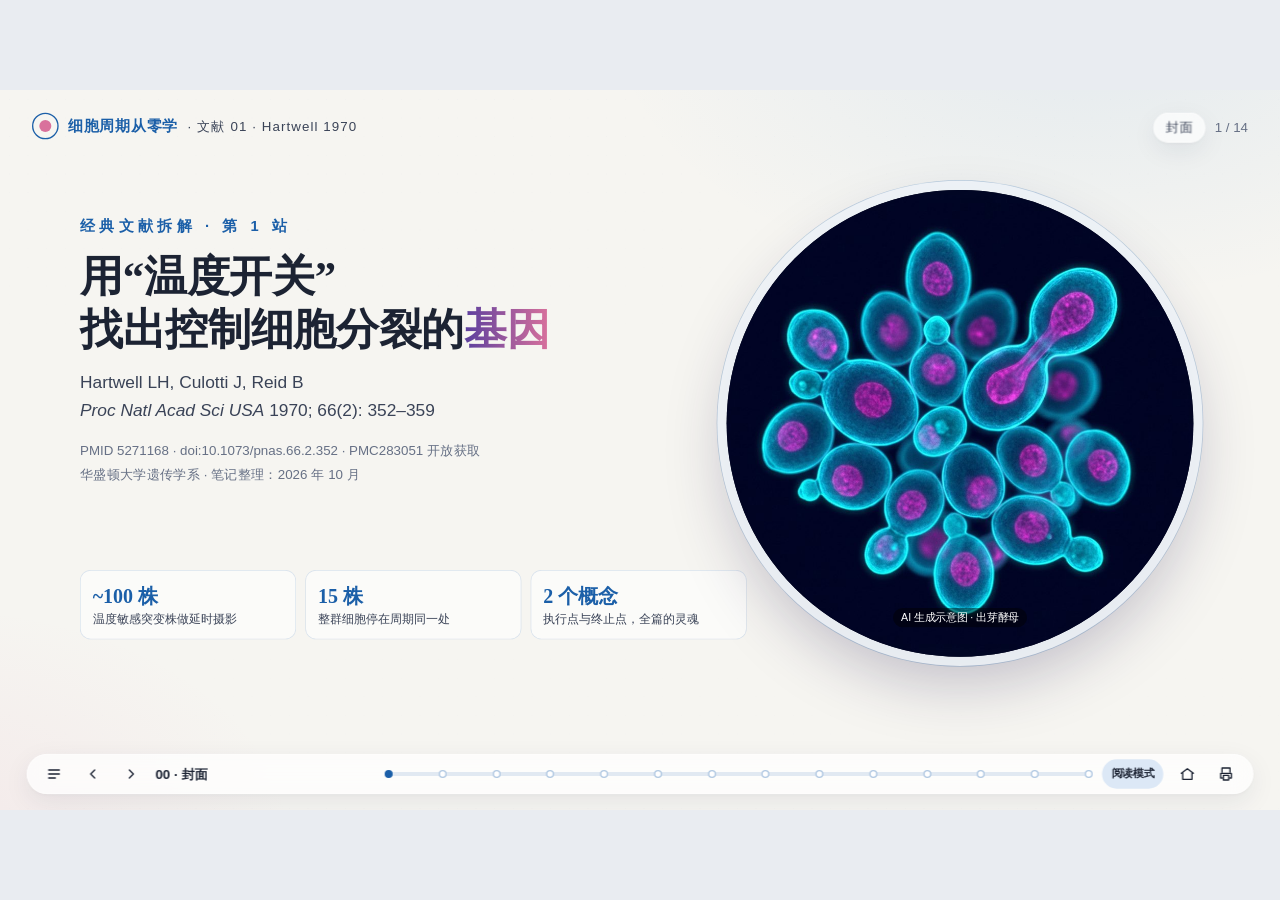
<file: papers/p01-hartwell1970-cdc-mutants-v0.2.html>
<!DOCTYPE html>
<html lang="zh-CN"><head><meta charset="utf-8">
<meta name="viewport" content="width=device-width,initial-scale=1">
<title>Hartwell 1970 · cdc 突变体 · 文献拆解</title>
<link rel="stylesheet" href="../assets/deck-v0.2.css">
</head><body>
<div id="viewport"><div id="stage">
<div id="brand"><a href="../index.html"><span class="dot"></span><b>细胞周期从零学</b></a><span>· 文献 01 · Hartwell 1970</span></div>
<div id="magbadge"><span class="obj">封面</span><span class="idx">1 / 1</span></div>
<div id="pages">
<section class="page" id="p1" data-title="封面" data-mag="封面">
<div class="cover-ttl"><div class="k">经典文献拆解 · 第 1 站</div>
<h1>用“温度开关”<br>找出控制细胞分裂的<em class="hl">基因</em></h1>
<div class="sub">Hartwell LH, Culotti J, Reid B<br><i>Proc Natl Acad Sci USA</i> 1970; 66(2): 352–359</div>
<div class="meta">PMID 5271168 · doi:10.1073/pnas.66.2.352 · PMC283051 开放获取<br>华盛顿大学遗传学系 · 笔记整理：2026 年 10 月</div></div>
<div class="cover-chips"><div><b>~100 株</b>温度敏感突变株做延时摄影</div><div><b>15 株</b>整群细胞停在周期同一处</div><div><b>2 个概念</b>执行点与终止点，全篇的灵魂</div></div>
<div class="cover-eye"><img src="../figures/hartwell-cover-v0.1.jpg" alt="出芽酵母示意"><span class="lab">AI 生成示意图 · 出芽酵母</span></div>
</section>
<section class="page" id="p2" data-title="一页速览" data-mag="速览">
<div class="hd"><div class="kick"><span class="no">01</span>一页速览</div><h2 class="t">一句话：把突变酵母从 23 °C 换到 36 °C，看它们“卡”在哪，就能把基因钉到周期的具体时刻</h2></div>
<div class="g2" style="grid-template-columns:1.3fr 1fr">
<div class="card box" data-b="1"><h3>三个基因的表现（36 °C）</h3><table class="t">
<tr><th style="width:20%">基因</th><th style="width:22%">执行点</th><th>终止点与形态</th></tr>
<tr><td><b><i>cdc-1</i></b><br><span class="src">369D-1</span></td><td>出芽起始前后</td><td>停在执行点：单细胞带一个不再长大的小芽、单核（压片后 <span class="num">≥75%</span> 可见小芽）</td></tr>
<tr><td><b><i>cdc-2</i></b><br><span class="src">370D-1</span></td><td>出芽起始前后</td><td>停在有丝分裂：两个近等大细胞，核位于颈部，常呈哑铃形</td></tr>
<tr><td><b><i>cdc-3</i></b><br><span class="src">104D-1</span></td><td>与前两者同期</td><td>无确定终止点：不再分离，但出芽和核分裂继续，形成多突起、多核细胞，最终裂解</td></tr></table></div>
<div style="display:flex;flex-direction:column;gap:20px">
<div class="card box" data-b="2"><h3><span class="tag ok">值得学</span></h3><ul><li>把“芽的大小”当成周期时钟</li><li>一个读数给出两个参数：执行点、终止点</li><li>每株追踪 100 个以上细胞，再用核染色、大小分布、显微操作补证</li></ul></div>
<div class="card box" data-b="3"><h3><span class="tag wn">要注意</span></h3><ul><li>停留在表型层面，不知道基因编码什么</li><li>1970 年的基因名与后来通用名不一一对应</li></ul></div></div></div>
</section>
<section class="page" id="p3" data-title="背景与问题" data-mag="背景">
<div class="hd"><div class="kick"><span class="no">02</span>背景与科学问题</div><h2 class="t">事件的顺序早已知道，但“谁在安排顺序”完全是空白</h2></div>
<div class="g3">
<div class="card box" data-b="1"><span class="tag">已知</span><h3 style="margin-top:12px">芽殖酵母的时间表</h3><ul><li>出芽起始 = 周期起点</li><li>DNA 复制在前 <span class="num">25%</span> 内完成</li><li>核分裂约在周期一半处，历时很短</li><li>最后细胞分离；芽一路长到与母细胞差不多大</li></ul></div>
<div class="card box" data-b="2"><span class="tag eo">空白</span><h3 style="margin-top:12px">基因与产物未知</h3><p>保证事件有序推进的基因、产物和功能“基本未知”。生化方法只能看到事件本身，看不到背后的开关。</p></div>
<div class="card box" data-b="3"><span class="tag he">切入点</span><h3 style="margin-top:12px">为什么用温度敏感突变</h3><p>分裂基因是必需基因，直接敲掉细胞就死了。温度敏感突变在 23 °C 正常、36 °C 失灵，等于给基因装上一个随时可按的开关。</p></div></div>
<div class="card box" data-b="4" style="margin-top:24px"><p><b>临床类比：</b>像在手术流程里逐个“暂停”某个岗位——手术停在哪一步，就知道这个岗位在哪一步不可缺；如果停在更后面，说明这个岗位提前做了后面要用的准备。</p></div>
</section>
<section class="page" id="p4" data-title="实验设计" data-mag="设计">
<div class="dense"><div class="hd"><div class="kick"><span class="no">03</span>实验设计</div><h2 class="t">诱变 → 遗传学确认单基因 → 升温后延时摄影 → 三种补充测量</h2></div>
<div class="fx" style="grid-template-columns:560px 1fr">
<div class="pts" data-b="1">
<div class="pt bl"><h4>① 诱变</h4><p>亲本 A364A 经亚硝基胍诱变，得到温敏单倍体 ts-369、ts-370、ts-104。</p></div>
<div class="pt bl"><h4>② 遗传分析</h4><p>与非温敏株杂交、四分体解剖，缺陷均 2:2 分离（单个核基因）；再配成纯合二倍体。对照：A364A D-4。</p></div>
<div class="pt eo"><h4>③ 延时摄影</h4><p>23 °C 对数期细胞点到预热 36 °C 平板，网格定位同一视野连续拍照；每株观察 <span class="num">100+</span> 个细胞。</p></div>
<div class="pt ok"><h4>④ 三种补证</h4><p>液体培养后测大小分布（Fig. 3）、Giemsa 染核（Fig. 4）、显微操作拆分 44 个细胞。</p></div></div>
<div class="card box" data-b="2"><table class="t">
<tr><th style="width:24%">项目</th><th>细节</th></tr>
<tr><td>菌株</td><td>369D-1（<i>cdc-1</i>）、370D-1（<i>cdc-2</i>）、104D-1（<i>cdc-3</i>），均为纯合二倍体</td></tr>
<tr><td>温度</td><td>许可 23 °C；限制 36 °C</td></tr>
<tr><td>对照生长</td><td>野生型二倍体 36 °C 下约 <b>2.5 h</b> 一代；三个突变株 23 °C 生长速度与之相近</td></tr>
<tr><td>筛选规模</td><td>约 100 株温敏突变株做延时摄影，<b>15 株</b>整群表现一致</td></tr>
<tr><td>大小分布</td><td>36 °C 液体培养至全部到达终止点，轻度超声，按芽/母体积比分 6 类</td></tr>
<tr><td>核染色</td><td>Helly 固定 + Giemsa，部分用核糖核酸酶替代盐酸水解</td></tr>
<tr><td>显微操作</td><td>104D-1 取 44 个带小芽细胞，36 °C 6 h 后拆开计数</td></tr></table></div></div></div>
</section>
<section class="page" id="p5" data-title="核心概念图" data-mag="概念">
<div class="dense"><div class="hd"><div class="kick"><span class="no">04</span>核心概念</div><h2 class="t">执行点 = 基因平时“干活”的时刻；终止点 = 不干活时细胞停下的地方</h2></div>
<div class="card box" data-b="1" style="padding:18px 22px"><svg viewBox="0 0 1680 500" style="max-height:430px;display:block;margin:auto" width="100%" font-family="Noto Sans SC,PingFang SC,sans-serif"><defs>
<filter id="tlsh" x="-20%" y="-20%" width="140%" height="160%"><feDropShadow dx="0" dy="8" stdDeviation="10" flood-color="#1C2850" flood-opacity=".13"/></filter>
<filter id="tlgl" x="-50%" y="-50%" width="200%" height="200%"><feGaussianBlur stdDeviation="6"/></filter>
<radialGradient id="tlcell" cx="40%" cy="35%" r="70%"><stop offset="0" stop-color="#FFFFFF"/><stop offset=".55" stop-color="#E4EEFA"/><stop offset="1" stop-color="#BCD3EE"/></radialGradient>
<radialGradient id="tlnuc" cx="40%" cy="35%" r="70%"><stop offset="0" stop-color="#A88BE0"/><stop offset="1" stop-color="#5B3F9E"/></radialGradient>
<linearGradient id="tlbp" x1="0" x2="1"><stop offset="0" stop-color="#1B5FA8"/><stop offset=".6" stop-color="#8E6BC8"/><stop offset="1" stop-color="#D9719C"/></linearGradient>
<linearGradient id="tlcard" x1="0" y1="0" x2="0" y2="1"><stop offset="0" stop-color="#FFFFFF"/><stop offset="1" stop-color="#F4F7FC"/></linearGradient>
<marker id="tlar" markerUnits="userSpaceOnUse" markerWidth="18" markerHeight="18" refX="16" refY="9" orient="auto"><path d="M1,2 L17,9 L1,16 Q5,9 1,2z" fill="#5B3F9E"/></marker>
<marker id="tlarg" markerUnits="userSpaceOnUse" markerWidth="18" markerHeight="18" refX="16" refY="9" orient="auto"><path d="M1,2 L17,9 L1,16 Q5,9 1,2z" fill="#667085"/></marker>
</defs><rect x="200" y="148" width="1360" height="14" rx="7" fill="#DCE8F6"/><rect x="330" y="148" width="290" height="14" rx="7" fill="#3F8BD6" opacity=".55"/><ellipse cx="316" cy="80" rx="30.6" ry="26.1" fill="url(#tlcell)" stroke="#1B5FA8" stroke-width="2.5"/><circle cx="352.0" cy="80" r="7.2" fill="url(#tlcell)" stroke="#1B5FA8" stroke-width="2.5"/><circle cx="312.4" cy="81.8" r="9.9" fill="url(#tlnuc)"/><circle cx="330" cy="155" r="11" fill="#fff" stroke="#1B5FA8" stroke-width="4"/><text x="330" y="200" font-size="22" font-weight="700" fill="#1C2333" text-anchor="middle">出芽起始</text><text x="330" y="226" font-size="17" fill="#667085" text-anchor="middle">周期起点</text><ellipse cx="546" cy="80" rx="30.6" ry="26.1" fill="url(#tlcell)" stroke="#1B5FA8" stroke-width="2.5"/><circle cx="588.75" cy="80" r="16.2" fill="url(#tlcell)" stroke="#1B5FA8" stroke-width="2.5"/><circle cx="542.4" cy="81.8" r="9.9" fill="url(#tlnuc)"/><circle cx="560" cy="155" r="11" fill="#fff" stroke="#1B5FA8" stroke-width="4"/><text x="560" y="200" font-size="22" font-weight="700" fill="#1C2333" text-anchor="middle">DNA 复制</text><text x="560" y="226" font-size="17" fill="#667085" text-anchor="middle">前 25% 完成</text><ellipse cx="946" cy="80" rx="30.6" ry="26.1" fill="url(#tlcell)" stroke="#1B5FA8" stroke-width="2.5"/><circle cx="994.825" cy="80" r="24.3" fill="url(#tlcell)" stroke="#1B5FA8" stroke-width="2.5"/><path d="M949.6,80 Q976.6,75.5 991.225,80" stroke="#5B3F9E" stroke-width="8.1" stroke-linecap="round" fill="none" opacity=".9"/><circle cx="947.8" cy="80" r="8.1" fill="url(#tlnuc)"/><circle cx="993.0250000000001" cy="80" r="7.2" fill="url(#tlnuc)"/><circle cx="960" cy="155" r="11" fill="#fff" stroke="#1B5FA8" stroke-width="4"/><text x="960" y="200" font-size="22" font-weight="700" fill="#1C2333" text-anchor="middle">核分裂</text><text x="960" y="226" font-size="17" fill="#667085" text-anchor="middle">约周期一半</text><ellipse cx="1323.0" cy="80" rx="28.152" ry="24.012000000000004" fill="url(#tlcell)" stroke="#1B5FA8" stroke-width="2.5"/><ellipse cx="1380.6" cy="80" rx="28.152" ry="24.012000000000004" fill="url(#tlcell)" stroke="#1B5FA8" stroke-width="2.5"/><circle cx="1323.0" cy="80" r="9.0" fill="url(#tlnuc)"/><circle cx="1380.6" cy="80" r="9.0" fill="url(#tlnuc)"/><circle cx="1350" cy="155" r="11" fill="#fff" stroke="#1B5FA8" stroke-width="4"/><text x="1350" y="200" font-size="22" font-weight="700" fill="#1C2333" text-anchor="middle">细胞分离</text><text x="1350" y="226" font-size="17" fill="#667085" text-anchor="middle">周期终点</text><text x="200" y="128" font-size="17" fill="#667085">一个细胞周期（芽殖酵母，示意）→</text><rect x="20" y="234" width="1640" height="76" rx="22" fill="url(#tlcard)" stroke="#E3E9F2" filter="url(#tlsh)"/><text x="50" y="268" font-size="26" font-weight="700" fill="#D9719C" font-style="italic">cdc-1</text><text x="50" y="294" font-size="16" fill="#667085">369D-1</text><rect x="317" y="259" width="26" height="26" transform="rotate(45 330 272)" fill="#fff" stroke="#D9719C" stroke-width="4"/><circle cx="330" cy="272" r="22" fill="#D9719C" opacity=".18" filter="url(#tlgl)"/><circle cx="330" cy="272" r="7" fill="#D9719C"/><text x="370" y="279" font-size="20" fill="#3A4357" text-anchor="start">停在执行点：小芽、单核</text><rect x="20" y="318" width="1640" height="76" rx="22" fill="url(#tlcard)" stroke="#E3E9F2" filter="url(#tlsh)"/><text x="50" y="352" font-size="26" font-weight="700" fill="#5B3F9E" font-style="italic">cdc-2</text><text x="50" y="378" font-size="16" fill="#667085">370D-1</text><line x1="330" y1="356" x2="942" y2="356" stroke="#5B3F9E" stroke-width="7" stroke-linecap="round" opacity=".35"/><rect x="317" y="343" width="26" height="26" transform="rotate(45 330 356)" fill="#fff" stroke="#5B3F9E" stroke-width="4"/><circle cx="960" cy="356" r="22" fill="#5B3F9E" opacity=".18" filter="url(#tlgl)"/><circle cx="960" cy="356" r="14" fill="#5B3F9E"/><text x="1000" y="363" font-size="20" fill="#3A4357" text-anchor="start">停在有丝分裂：等大双联体，核卡在颈部</text><rect x="20" y="402" width="1640" height="76" rx="22" fill="url(#tlcard)" stroke="#E3E9F2" filter="url(#tlsh)"/><text x="50" y="436" font-size="26" font-weight="700" fill="#D4793A" font-style="italic">cdc-3</text><text x="50" y="462" font-size="16" fill="#667085">104D-1</text><line x1="330" y1="440" x2="1332" y2="440" stroke="#D4793A" stroke-width="7" stroke-linecap="round" opacity=".35"/><path d="M1370,440 q50,-30 100,0 t100,0" stroke="#D4793A" stroke-width="4" fill="none" stroke-dasharray="7 7"/><rect x="317" y="427" width="26" height="26" transform="rotate(45 330 440)" fill="#fff" stroke="#D4793A" stroke-width="4"/><rect x="550" y="420" width="470" height="40" rx="20" fill="#fff" stroke="#D4793A" stroke-opacity=".35"/><text x="785" y="447" font-size="20" fill="#3A4357" text-anchor="middle">不分离，但出芽、核分裂继续 → 无确定终止点</text><circle cx="1350" cy="440" r="14" fill="#fff" stroke="#D4793A" stroke-width="4"/><line x1="1341" y1="449" x2="1359" y2="431" stroke="#D4793A" stroke-width="4"/><rect x="170" y="582" width="0" height="0"/><g transform="translate(1040,-130)"><rect x="0" y="-9" width="18" height="18" transform="translate(9,250) rotate(45 0 0)" fill="#fff" stroke="#3A4357" stroke-width="3"/><text x="30" y="257" font-size="17" fill="#3A4357">执行点：基因平时干活的时刻</text><circle cx="300" cy="250" r="9" fill="#3A4357"/><text x="316" y="257" font-size="17" fill="#3A4357">终止点</text></g></svg><p class="cap">据原文正文与 Fig. 5 思路重绘的示意图，非原图；时间位置为示意。</p></div>
<div class="g2" style="margin-top:18px">
<div class="card box" data-b="2"><h3>三个执行点都在出芽附近</h3><p>作者推想：从上次分裂到出芽之间，可能完成了“为后面整个周期编程”的许多功能——这正是后来 Start 概念的雏形。</p></div>
<div class="card box" data-b="3"><h3>两点不重合，意味着依赖</h3><p><i>cdc-2</i>、<i>cdc-3</i> 早早起作用，缺陷却在后面才暴露：早期事件是后期事件的前提。</p></div></div></div>
</section>
<section class="page" id="p6" data-title="执行点怎么判断" data-mag="逻辑">
<div class="hd"><div class="kick"><span class="no">05</span>执行点怎么判断</div><h2 class="t">升温那一刻，越过执行点的细胞能多走完一整圈</h2></div>
<div class="fx" style="grid-template-columns:900px 1fr">
<div class="card box" data-b="1" style="padding:20px"><svg viewBox="0 0 860 430" width="100%" font-family="Noto Sans SC,PingFang SC,sans-serif"><defs>
<filter id="lgsh" x="-20%" y="-20%" width="140%" height="160%"><feDropShadow dx="0" dy="8" stdDeviation="10" flood-color="#1C2850" flood-opacity=".13"/></filter>
<filter id="lggl" x="-50%" y="-50%" width="200%" height="200%"><feGaussianBlur stdDeviation="6"/></filter>
<radialGradient id="lgcell" cx="40%" cy="35%" r="70%"><stop offset="0" stop-color="#FFFFFF"/><stop offset=".55" stop-color="#E4EEFA"/><stop offset="1" stop-color="#BCD3EE"/></radialGradient>
<radialGradient id="lgnuc" cx="40%" cy="35%" r="70%"><stop offset="0" stop-color="#A88BE0"/><stop offset="1" stop-color="#5B3F9E"/></radialGradient>
<linearGradient id="lgbp" x1="0" x2="1"><stop offset="0" stop-color="#1B5FA8"/><stop offset=".6" stop-color="#8E6BC8"/><stop offset="1" stop-color="#D9719C"/></linearGradient>
<linearGradient id="lgcard" x1="0" y1="0" x2="0" y2="1"><stop offset="0" stop-color="#FFFFFF"/><stop offset="1" stop-color="#F4F7FC"/></linearGradient>
<marker id="lgar" markerUnits="userSpaceOnUse" markerWidth="18" markerHeight="18" refX="16" refY="9" orient="auto"><path d="M1,2 L17,9 L1,16 Q5,9 1,2z" fill="#5B3F9E"/></marker>
<marker id="lgarg" markerUnits="userSpaceOnUse" markerWidth="18" markerHeight="18" refX="16" refY="9" orient="auto"><path d="M1,2 L17,9 L1,16 Q5,9 1,2z" fill="#667085"/></marker>
</defs><text x="20" y="34" font-size="20" font-weight="700" fill="#1B5FA8">升温那一刻</text><text x="560" y="34" font-size="20" font-weight="700" fill="#D9719C">36 °C 下的结局</text><rect x="10" y="60" width="840" height="150" rx="22" fill="url(#lgcard)" stroke="#E3E9F2" filter="url(#lgsh)"/><ellipse cx="110" cy="122" rx="39.099999999999994" ry="33.349999999999994" fill="url(#lgcell)" stroke="#1B5FA8" stroke-width="2.5"/><circle cx="105.4" cy="124.3" r="12.649999999999999" fill="url(#lgnuc)"/><text x="40" y="188" font-size="18" fill="#3A4357">A 还没到执行点（无芽）</text><line x1="270" y1="122" x2="470" y2="122" stroke="#5B3F9E" stroke-width="4" marker-end="url(#lgar)"/><ellipse cx="575.5" cy="122" rx="35.971999999999994" ry="30.681999999999995" fill="url(#lgcell)" stroke="#1B5FA8" stroke-width="2.5"/><ellipse cx="649.1" cy="122" rx="35.971999999999994" ry="30.681999999999995" fill="url(#lgcell)" stroke="#1B5FA8" stroke-width="2.5"/><circle cx="575.5" cy="122" r="11.5" fill="url(#lgnuc)"/><circle cx="649.1" cy="122" r="11.5" fill="url(#lgnuc)"/><text x="830" y="188" font-size="18" fill="#D9719C" font-weight="700" text-anchor="end">停在 2 个大细胞</text><rect x="10" y="250" width="840" height="150" rx="22" fill="url(#lgcard)" stroke="#E3E9F2" filter="url(#lgsh)"/><ellipse cx="110" cy="312" rx="39.099999999999994" ry="33.349999999999994" fill="url(#lgcell)" stroke="#1B5FA8" stroke-width="2.5"/><circle cx="172.3875" cy="312" r="31.049999999999997" fill="url(#lgcell)" stroke="#1B5FA8" stroke-width="2.5"/><circle cx="105.4" cy="314.3" r="12.649999999999999" fill="url(#lgnuc)"/><text x="40" y="378" font-size="18" fill="#3A4357">B 已越过执行点（大芽）</text><line x1="270" y1="312" x2="470" y2="312" stroke="#5B3F9E" stroke-width="4" marker-end="url(#lgar)"/><ellipse cx="531.5" cy="310" rx="29.715999999999998" ry="25.346" fill="url(#lgcell)" stroke="#1B5FA8" stroke-width="2.5"/><ellipse cx="592.3" cy="310" rx="29.715999999999998" ry="25.346" fill="url(#lgcell)" stroke="#1B5FA8" stroke-width="2.5"/><circle cx="531.5" cy="310" r="9.5" fill="url(#lgnuc)"/><circle cx="592.3" cy="310" r="9.5" fill="url(#lgnuc)"/><ellipse cx="701.5" cy="310" rx="29.715999999999998" ry="25.346" fill="url(#lgcell)" stroke="#1B5FA8" stroke-width="2.5"/><ellipse cx="762.3" cy="310" rx="29.715999999999998" ry="25.346" fill="url(#lgcell)" stroke="#1B5FA8" stroke-width="2.5"/><circle cx="701.5" cy="310" r="9.5" fill="url(#lgnuc)"/><circle cx="762.3" cy="310" r="9.5" fill="url(#lgnuc)"/><text x="830" y="378" font-size="18" fill="#D9719C" font-weight="700" text-anchor="end">多走一圈，停在 4 个大细胞</text><text x="20" y="420" font-size="16" fill="#667085">以 cdc-2 为例：谁多走一圈，就说明执行点在 A 与 B 之间——约在出芽起始时。示意，自绘。</text></svg></div>
<div class="pts" data-b="2">
<div class="pt bl"><h4>不同步培养是关键</h4><p>细胞分散在周期各处，相当于一次升温同时“采样”了所有时刻。</p></div>
<div class="pt eo"><h4>cdc-2 的原文观察</h4><p>无芽或极小芽的细胞停在 2 个大细胞；芽较大的细胞完成本轮、再出芽，停在 4 个大细胞。</p></div>
<div class="pt eo"><h4>cdc-1 的原文观察</h4><p>升温后 1 h 内新出的少数芽还能长大，之后出的芽都停在小芽。</p></div>
<div class="pt ok"><h4>作者的一般化</h4><p>“更靠前的细胞比更靠后的细胞少走一圈”——这个判据适用于任何只在一个阶段起作用的基因。</p></div></div></div>
</section>
<section class="page" id="p7" data-title="Fig. 1–2 延时摄影" data-mag="Fig 1–2">
<div class="hd"><div class="kick"><span class="no">06</span>逐图解读 · 原文 Fig. 1–2</div><h2 class="t">芽的大小就是周期时钟；三个突变株在 36 °C 下各自停成一种形状</h2></div>
<div class="card box" data-b="1" style="padding:16px 20px"><div class="pinwrap" style="max-width:1080px;margin:auto"><img src="../figures/yeast-stages-v0.1.jpg" alt="出芽周期示意"></div>
<div class="steps" style="max-width:1180px;margin:8px auto 0"><div><b>无芽</b>G1</div><div><b>小芽</b>出芽起始 · <i>cdc-1</i> 停这里</div><div><b>中芽</b>核移向颈部</div><div><b>大芽 · 核在颈部</b><i>cdc-2</i> 停这里</div><div><b>分离</b><i>cdc-3</i> 过不去</div></div>
<p class="cap">AI 生成的出芽周期示意，非原文照片；原文 Fig. 1–2 为延时显微照片，见 PMC 全文。</p></div>
<div class="g3" style="margin-top:20px">
<div class="card box" data-b="2"><h3><i>cdc-1</i></h3><p>已有芽的细胞把芽养大；之后新出的芽全部停在小芽。→ 出芽前有一步必须在许可温度下完成。</p></div>
<div class="card box" data-b="3"><h3><i>cdc-2</i></h3><p>终态只有大细胞，没有小芽：两个或四个大细胞，取决于升温时芽的大小。</p></div>
<div class="card box" data-b="4"><h3><i>cdc-3</i></h3><p>升温后新出的芽都异常，长成长突起，约每一代时间再长一个；最终裂解。</p></div></div>
</section>
<section class="page" id="p8" data-title="Fig. 3–4 补充证据" data-mag="Fig 3–4">
<div class="hd"><div class="kick"><span class="no">07</span>逐图解读 · 原文 Fig. 3–4 与显微操作</div><h2 class="t">形态之外，再量“分开没有”和“核分了没有”</h2></div>
<div class="g3">
<div class="card box" data-b="1"><span class="tag">Fig. 3 · 大小分布</span><h3 style="margin-top:12px">分开没有</h3><ul><li>369D-1：几乎全是单个细胞（可带小芽）</li><li>370D-1：几乎全是近等大双联体 → 停在分离之前</li><li>104D-1：单细胞带 1–5 个长突起，多数 3 个</li></ul></div>
<div class="card box" data-b="2"><span class="tag he">Fig. 4 · Giemsa 染核</span><h3 style="margin-top:12px">核分了没有</h3><ul><li>野生型约 500 个细胞中 <span class="num">7%</span> 在核分裂，此时芽约为母细胞体积的 <span class="num">50%</span></li><li>369D-1：每个细胞 1 个核</li><li>370D-1：核在颈部，常呈哑铃形</li><li>104D-1：可见多核 → 核分裂照常</li></ul></div>
<div class="card box" data-b="3"><span class="tag eo">显微操作</span><h3 style="margin-top:12px"><i>cdc-3</i> 分离几次</h3><p>44 个带小芽细胞在 36 °C 6 h 后：</p><p style="margin-top:10px"><span class="num" style="font-size:44px">40</span> 个分成 2 个细胞<br><span class="num" style="font-size:30px">3</span> 个仍是 1 个 · <span class="num" style="font-size:30px">1</span> 个分成 3 个</p><p style="margin-top:10px">→ 多数完成当轮分离后，再也不分离。</p></div></div>
<div class="card box" data-b="4" style="margin-top:22px"><p><b>读图要点：</b>延时摄影只能看形态；作者用三种独立读数分别回答“停在哪”“分开没有”“核分了没有”，三者一致才下结论。这是“多读数交叉验证”的早期范例。</p></div>
</section>
<section class="page" id="p9" data-title="作者结论" data-mag="结论">
<div class="hd"><div class="kick"><span class="no">08</span>作者结论</div><h2 class="t">方法可推广；执行点集中在出芽附近；早期基因能决定晚期事件</h2></div>
<div class="g2">
<div class="card box" data-b="1"><h3><span class="tag">1</span>一种通用的筛选方法</h3><p>只要某基因只在周期的一个阶段起作用，就能被这种方法捕获；判据只是“越过某阶段的细胞多走一圈”。</p></div>
<div class="card box" data-b="2"><h3><span class="tag">2</span>执行点集中在出芽起始附近</h3><p>从上次分裂到出芽之间，可能完成了为后面整个周期“编程”的许多功能。</p></div>
<div class="card box" data-b="3"><h3><span class="tag">3</span>早执行、晚终止</h3><p>有些基因早早起作用，用来保证后面事件的完成，这可能是周期有序推进的关键。</p></div>
<div class="card box" data-b="4"><h3><span class="tag">4</span>事件之间可以拆开</h3><p>从 <i>cdc-3</i> 看，细胞分离不是出芽和核分裂的前提。这类突变可以用来解析事件间的依赖关系。</p></div></div>
</section>
<section class="page" id="p10" data-title="今天的认识" data-mag="今天">
<div class="hd"><div class="kick"><span class="no">09</span>今天的认识</div><h2 class="t">这篇开了“细胞周期遗传学”的头；结论 2 后来发展成 Start 概念</h2></div>
<div class="fx" style="grid-template-columns:1fr 1fr 1fr;display:grid">
<div class="pts" data-b="1"><div class="pt ok"><h4>事实</h4><p>Hartwell 与 Hunt、Nurse 因发现细胞周期关键调控因子，分享 2001 年诺贝尔生理学或医学奖。</p></div>
<div class="pt ok"><h4>事实</h4><p>同一系列筛选后来找到 <i>CDC28</i>——芽殖酵母的 CDK，与裂殖酵母 <i>cdc2</i>、人 CDK1 同源。</p></div>
<div class="pt ok"><h4>事实</h4><p>Hartwell 1974 年 <i>Science</i> 综述用这些突变排出事件顺序，提出 Start（PMID 4587263）。</p></div></div>
<div class="pts" data-b="2"><div class="pt bl"><h4>关联</h4><p>“出芽前完成编程”与哺乳动物限制点（Pardee 1974）思路相通：过点之后，周期基本自动走完。</p></div>
<div class="pt bl"><h4>关联</h4><p>“早期事件是后期前提”为后来检查点概念（Hartwell & Weinert 1989）埋下伏笔。</p></div></div>
<div class="pts" data-b="3"><div class="pt wn"><h4>命名陷阱</h4><p>芽殖酵母 <i>CDC2</i> ≠ 裂殖酵母 <i>cdc2</i>：前者编码 DNA 聚合酶 III（今称 δ）大亚基（Boulet 1989，PMID 2670563）——所以 <i>cdc-2</i> 停在有丝分裂前。</p></div>
<div class="pt wn"><h4>后续鉴定</h4><p><i>CDC3</i> 产物定位在母芽颈部，属隔膜蛋白（septin）家族（Kim 1991，PMID 1993729）——解释了“不能分离”。</p></div></div></div>
</section>
<section class="page" id="p11" data-title="与课题的关系" data-mag="关联">
<div class="hd"><div class="kick"><span class="no">10</span>与辐射骨骼肌课题的关系</div><h2 class="t">“扰动后看细胞停在哪”的逻辑，可以直接搬到照射实验里</h2></div>
<div class="g2">
<div class="card box" data-b="1"><h3><span class="tag ok">可以借的思路</span></h3><ul><li>照射就像升温：一个时间点上的统一扰动</li><li>问题从“细胞少了多少”变成“停在哪个时期、能不能多走一圈”</li><li>读数：DNA 含量流式、EdU 掺入、p21 免疫染色，对应芽大小和核位置</li></ul></div>
<div class="card box" data-b="2"><h3><span class="tag wn">需要分清的地方</span></h3><ul><li>肌纤维不分裂，周期问题主要在卫星细胞、FAP 等单个核细胞</li><li>静息卫星细胞处于 G0，与增殖期细胞不同</li><li>细胞对射线的敏感性随周期时相变化，G2/M 较敏感，S 期后段较耐受（Terasima & Tolmach，<i>Biophys J</i> 1963，PMID 13980635）</li></ul></div></div>
<div class="card box" data-b="3" style="margin-top:24px;border-left:6px solid var(--warn)"><p><b>一个可检验的小问题（推测）：</b>照射后 24 h，激活中的卫星细胞主要堆在 G1 还是 G2/M？如果 p21 升高为主，预期更多停在 G1——需要实验回答。</p></div>
</section>
<section class="page" id="p12" data-title="核心概念" data-mag="概念表">
<div class="dense"><div class="hd"><div class="kick"><span class="no">11</span>读懂这篇需要的 10 个概念</div><h2 class="t">中英对照，先背定义，再用自己的话复述</h2></div>
<div class="card box" data-b="1"><table class="t">
<tr><th style="width:23%">术语</th><th style="width:27%">一句话</th><th style="width:23%">术语</th><th>一句话</th></tr>
<tr><td><b>温度敏感突变</b><br><span class="en">temperature-sensitive, ts</span></td><td>许可温度下正常，限制温度下失灵</td><td><b>许可 / 限制温度</b><br><span class="en">permissive / restrictive</span></td><td>本文为 23 °C / 36 °C</td></tr>
<tr><td><b>执行点</b><br><span class="en">execution point</span></td><td>基因功能平时被完成的时刻</td><td><b>终止点</b><br><span class="en">termination point</span></td><td>功能缺失时细胞停下的阶段</td></tr>
<tr><td><b>cdc 突变</b><br><span class="en">cell division cycle</span></td><td>阻断周期特定步骤的突变</td><td><b>出芽</b><br><span class="en">budding</span></td><td>芽殖酵母的分裂方式，芽大小反映周期进度</td></tr>
<tr><td><b>延时摄影</b><br><span class="en">time-lapse photomicroscopy</span></td><td>同一视野按时间连续拍照</td><td><b>四分体分析</b><br><span class="en">tetrad analysis</span></td><td>解剖孢子，看性状是否 2:2 分离</td></tr>
<tr><td><b>不同步培养</b><br><span class="en">asynchronous culture</span></td><td>细胞分散在周期各个位置</td><td><b>Start</b></td><td>后来命名的芽殖酵母 G1 晚期承诺点</td></tr></table></div></div>
</section>
<section class="page" id="p13" data-title="费曼与自测" data-mag="自测">
<div class="dense"><div class="hd"><div class="kick"><span class="no">12</span>费曼一段话 + 自测题</div><h2 class="t">讲给实习生听，再按布鲁姆层级检验自己</h2></div>
<div class="g2" style="grid-template-columns:1fr 1.25fr">
<div class="card box" data-b="1"><h3><span class="tag eo">费曼一段话</span></h3><p class="feyn">每个酵母细胞身上长着一个芽，芽越大，说明它在分裂流程里走得越远。Hartwell 找到一些坏了开关的酵母，一加热某一步就失灵。他把加热后的细胞一直拍下来，看它们最后停成什么样，就知道这个开关管哪一步；再看哪些细胞还能多走一圈，就知道这个开关平时什么时候打开。</p>
<div class="lvl"><span>记忆</span><span>理解</span><span>应用</span><span>分析</span><span>评价</span></div></div>
<div class="card box" data-b="2">
<div class="q"><p><span class="lv">记忆</span>执行点和终止点分别指什么？</p><details><summary>答案</summary><p>执行点：基因功能平时完成的时刻；终止点：功能缺失时细胞停下的阶段。</p></details></div>
<div class="q"><p><span class="lv">理解</span>为什么必须用温度敏感突变？</p><details><summary>答案</summary><p>周期基因是必需基因，普通缺失突变无法存活；ts 突变能在许可温度保种，再按需关掉。</p></details></div>
<div class="q"><p><span class="lv">应用</span>无芽细胞停在“两个大细胞”，大芽细胞停在“四个大细胞”，执行点在哪？</p><details><summary>答案</summary><p>约在出芽起始：大芽细胞已越过它，多走了一圈（即 cdc-2 的表现）。</p></details></div>
<div class="q"><p><span class="lv">分析</span><i>cdc-3</i> 说明了哪两类事件互不依赖？</p><details><summary>答案</summary><p>细胞分离与出芽、核分裂：不分离时后两者照常进行。</p></details></div>
<div class="q"><p><span class="lv">评价</span>只凭形态判断终止点，最大漏洞是什么？作者怎么补的？</p><details><summary>答案</summary><p>分不清“分开没有”“核分了没有”；作者补了大小分布、Giemsa 染核和显微操作。</p></details></div></div></div></div>
</section>
<section class="page" id="p14" data-title="出处与延伸" data-mag="出处">
<div class="hd"><div class="kick"><span class="no">13</span>出处与延伸阅读</div><h2 class="t">原文开放获取；下一站读 Hartwell 1974 和 Pardee 1974</h2></div>
<div class="g2">
<div class="card box" data-b="1"><h3>本文</h3><p>Hartwell LH, Culotti J, Reid B. Genetic control of the cell-division cycle in yeast, I. Detection of mutants. <i>Proc Natl Acad Sci USA</i> 1970;66(2):352–359.</p><p style="margin-top:10px">PMID <a href="https://pubmed.ncbi.nlm.nih.gov/5271168/">5271168</a> · doi:<a href="https://doi.org/10.1073/pnas.66.2.352">10.1073/pnas.66.2.352</a> · <a href="https://pmc.ncbi.nlm.nih.gov/articles/PMC283051/">PMC283051 全文</a></p>
<p class="src" style="margin-top:14px">本页数字均取自原文正文。示意图为自绘或 AI 生成，未复制原文图片。</p></div>
<div class="card box" data-b="2"><h3>延伸</h3><ul>
<li>Hartwell LH 等. Genetic control of the cell division cycle in yeast. <i>Science</i> 1974. PMID <a href="https://pubmed.ncbi.nlm.nih.gov/4587263/">4587263</a></li>
<li>Pardee AB. A restriction point for control of normal animal cell proliferation. <i>PNAS</i> 1974. PMID <a href="https://pubmed.ncbi.nlm.nih.gov/4524638/">4524638</a></li>
<li>Hartwell LH, Weinert TA. Checkpoints. <i>Science</i> 1989. PMID <a href="https://pubmed.ncbi.nlm.nih.gov/2683079/">2683079</a></li>
<li>Boulet A 等. <i>EMBO J</i> 1989. PMID <a href="https://pubmed.ncbi.nlm.nih.gov/2670563/">2670563</a></li>
<li>Kim HB 等. <i>J Cell Biol</i> 1991. PMID <a href="https://pubmed.ncbi.nlm.nih.gov/1993729/">1993729</a></li></ul></div></div>
</section>
</div>
<div id="toc" class="card"><h4>目录</h4><div id="tocList"></div></div>
<div id="bar"><button class="ib" id="bToc" title="目录 T"><svg viewBox="0 0 24 24"><path d="M4 6h16M4 12h16M4 18h10"/></svg></button>
<button class="ib" id="bPrev" title="上一页 ←"><svg viewBox="0 0 24 24"><path d="M15 6l-6 6 6 6"/></svg></button>
<button class="ib" id="bNext" title="下一页 →"><svg viewBox="0 0 24 24"><path d="M9 6l6 6-6 6"/></svg></button>
<div id="chapName"></div><div id="prog"><div class="tr"></div><div class="fill"></div><div class="dots"></div></div>
<button class="ib" id="bRead" title="阅读模式 R">阅读模式</button>
<a class="ib" href="../index.html" title="总览"><svg viewBox="0 0 24 24"><path d="M3 11l9-7 9 7M5 10v10h14V10"/></svg></a>
<button class="ib" id="bPrint" title="打印 / 导出 PDF"><svg viewBox="0 0 24 24"><path d="M6 9V3h12v6M6 18H4v-7h16v7h-2M8 14h8v7H8z"/></svg></button></div>
</div></div>
<script src="../assets/deck-v0.2.js"></script>
</body></html>
</file>
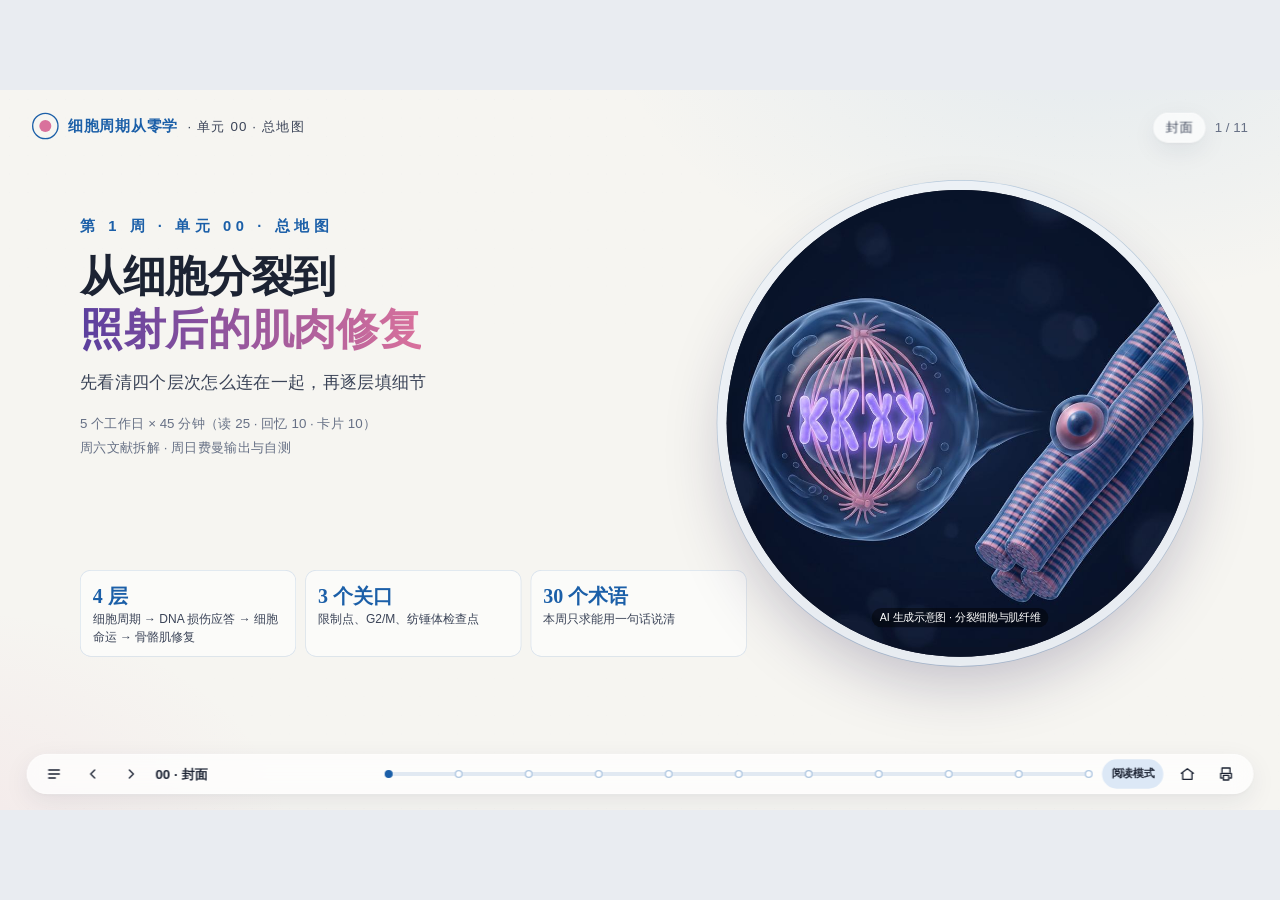
<file: units/u00-map-v0.2.html>
<!DOCTYPE html>
<html lang="zh-CN"><head><meta charset="utf-8">
<meta name="viewport" content="width=device-width,initial-scale=1">
<title>单元 00 · 总地图 · 细胞周期从零学</title>
<link rel="stylesheet" href="../assets/deck-v0.2.css">
</head><body>
<div id="viewport"><div id="stage">
<div id="brand"><a href="../index.html"><span class="dot"></span><b>细胞周期从零学</b></a><span>· 单元 00 · 总地图</span></div>
<div id="magbadge"><span class="obj">封面</span><span class="idx">1 / 1</span></div>
<div id="pages">
<section class="page" id="p1" data-title="封面" data-mag="封面">
<div class="cover-ttl"><div class="k">第 1 周 · 单元 00 · 总地图</div>
<h1>从细胞分裂到<br><em class="hl">照射后的肌肉修复</em></h1>
<div class="sub">先看清四个层次怎么连在一起，再逐层填细节</div>
<div class="meta">5 个工作日 × 45 分钟（读 25 · 回忆 10 · 卡片 10）<br>周六文献拆解 · 周日费曼输出与自测</div></div>
<div class="cover-chips"><div><b>4 层</b>细胞周期 → DNA 损伤应答 → 细胞命运 → 骨骼肌修复</div><div><b>3 个关口</b>限制点、G2/M、纺锤体检查点</div><div><b>30 个术语</b>本周只求能用一句话说清</div></div>
<div class="cover-eye"><img src="../figures/u00-cover-v0.1.jpg" alt="分裂中的细胞与肌纤维"><span class="lab">AI 生成示意图 · 分裂细胞与肌纤维</span></div>
</section>
<section class="page" id="p2" data-title="总地图" data-mag="地图">
<div class="hd"><div class="kick"><span class="no">01</span>总地图</div><h2 class="t">一句话：辐射打断 DNA，检查点让周期停下，停下后的结局决定组织能不能修好</h2></div>
<div class="card box" data-b="1" style="padding:22px 26px"><svg viewBox="0 0 1660 430" width="100%" font-family="Noto Sans SC,PingFang SC,sans-serif"><defs>
<filter id="mpsh" x="-20%" y="-20%" width="140%" height="160%"><feDropShadow dx="0" dy="8" stdDeviation="10" flood-color="#1C2850" flood-opacity=".13"/></filter>
<filter id="mpgl" x="-50%" y="-50%" width="200%" height="200%"><feGaussianBlur stdDeviation="6"/></filter>
<radialGradient id="mpcell" cx="40%" cy="35%" r="70%"><stop offset="0" stop-color="#FFFFFF"/><stop offset=".55" stop-color="#E4EEFA"/><stop offset="1" stop-color="#BCD3EE"/></radialGradient>
<radialGradient id="mpnuc" cx="40%" cy="35%" r="70%"><stop offset="0" stop-color="#A88BE0"/><stop offset="1" stop-color="#5B3F9E"/></radialGradient>
<linearGradient id="mpbp" x1="0" x2="1"><stop offset="0" stop-color="#1B5FA8"/><stop offset=".6" stop-color="#8E6BC8"/><stop offset="1" stop-color="#D9719C"/></linearGradient>
<linearGradient id="mpcard" x1="0" y1="0" x2="0" y2="1"><stop offset="0" stop-color="#FFFFFF"/><stop offset="1" stop-color="#F4F7FC"/></linearGradient>
<marker id="mpar" markerUnits="userSpaceOnUse" markerWidth="18" markerHeight="18" refX="16" refY="9" orient="auto"><path d="M1,2 L17,9 L1,16 Q5,9 1,2z" fill="#5B3F9E"/></marker>
<marker id="mparg" markerUnits="userSpaceOnUse" markerWidth="18" markerHeight="18" refX="16" refY="9" orient="auto"><path d="M1,2 L17,9 L1,16 Q5,9 1,2z" fill="#667085"/></marker>
</defs><rect x="20" y="140" width="360" height="190" rx="28" fill="#EAF2FB" stroke="#1B5FA8" stroke-width="2.5" filter="url(#mpsh)"/><circle cx="90" cy="235" r="44" fill="#fff" stroke="#1B5FA8" stroke-width="2"/><path d="M90,209 A26,26 0 1 1 65,228" stroke="#1B5FA8" stroke-width="6" fill="none" stroke-linecap="round"/><path d="M56,221 L65,233 L76,223" stroke="#1B5FA8" stroke-width="5" fill="none" stroke-linecap="round" stroke-linejoin="round"/><text x="154" y="226" font-size="31" font-weight="700" fill="#1B5FA8">细胞周期</text><text x="154" y="264" font-size="19" fill="#3A4357">G1 → S → G2 → M</text><text x="154" y="300" font-size="15" fill="#667085">第 1–5 周</text><rect x="440" y="140" width="360" height="190" rx="28" fill="#F3EEFA" stroke="#5B3F9E" stroke-width="2.5" filter="url(#mpsh)"/><circle cx="510" cy="235" r="44" fill="#fff" stroke="#5B3F9E" stroke-width="2"/><path d="M488,211 q10,12 0,24 q-10,12 0,24" stroke="#5B3F9E" stroke-width="5" fill="none" stroke-linecap="round"/><path d="M500,211 q-10,12 0,24 q10,12 0,24" stroke="#D9719C" stroke-width="5" fill="none" stroke-linecap="round" opacity=".7"/><path d="M514,211 q10,12 0,24 q-10,12 0,24" stroke="#5B3F9E" stroke-width="5" fill="none" stroke-linecap="round"/><path d="M526,211 q-10,12 0,24 q10,12 0,24" stroke="#D9719C" stroke-width="5" fill="none" stroke-linecap="round" opacity=".7"/><line x1="480" y1="239" x2="540" y2="231" stroke="#fff" stroke-width="7"/><text x="574" y="226" font-size="31" font-weight="700" fill="#5B3F9E">DNA 损伤应答</text><text x="574" y="264" font-size="19" fill="#3A4357">感受 → 传递 → 执行</text><text x="574" y="300" font-size="15" fill="#667085">第 6–7 周</text><rect x="860" y="140" width="360" height="190" rx="28" fill="#FDECF3" stroke="#D9719C" stroke-width="2.5" filter="url(#mpsh)"/><circle cx="930" cy="235" r="44" fill="#fff" stroke="#D9719C" stroke-width="2"/><circle cx="912" cy="235" r="8" fill="#D9719C"/><path d="M920,235 Q934,235 948,213" stroke="#D9719C" stroke-width="4" fill="none"/><circle cx="950" cy="213" r="6" fill="#fff" stroke="#D9719C" stroke-width="3"/><path d="M920,235 Q934,235 948,235" stroke="#D9719C" stroke-width="4" fill="none"/><circle cx="950" cy="235" r="6" fill="#fff" stroke="#D9719C" stroke-width="3"/><path d="M920,235 Q934,235 948,257" stroke="#D9719C" stroke-width="4" fill="none"/><circle cx="950" cy="257" r="6" fill="#fff" stroke="#D9719C" stroke-width="3"/><text x="994" y="226" font-size="31" font-weight="700" fill="#D9719C">细胞命运</text><text x="994" y="264" font-size="19" fill="#3A4357">停顿后的五种结局</text><text x="994" y="300" font-size="15" fill="#667085">第 6–8 周</text><rect x="1280" y="140" width="360" height="190" rx="28" fill="#E3F4EC" stroke="#2E9E7A" stroke-width="2.5" filter="url(#mpsh)"/><circle cx="1350" cy="235" r="44" fill="#fff" stroke="#2E9E7A" stroke-width="2"/><rect x="1320" y="219" width="60" height="32" rx="16" fill="#F4C2C9" stroke="#C9606E" stroke-width="2.5"/><line x1="1328" y1="223" x2="1328" y2="247" stroke="#C9606E" stroke-width="2"/><line x1="1337" y1="223" x2="1337" y2="247" stroke="#C9606E" stroke-width="2"/><line x1="1346" y1="223" x2="1346" y2="247" stroke="#C9606E" stroke-width="2"/><line x1="1355" y1="223" x2="1355" y2="247" stroke="#C9606E" stroke-width="2"/><line x1="1364" y1="223" x2="1364" y2="247" stroke="#C9606E" stroke-width="2"/><line x1="1373" y1="223" x2="1373" y2="247" stroke="#C9606E" stroke-width="2"/><ellipse cx="1350" cy="217" rx="11" ry="6" fill="#3F8BD6"/><text x="1414" y="226" font-size="31" font-weight="700" fill="#2E9E7A">骨骼肌修复</text><text x="1414" y="264" font-size="19" fill="#3A4357">卫星细胞 · FAP · 巨噬</text><text x="1414" y="300" font-size="15" fill="#667085">第 9–12 周</text><line x1="386" y1="235" x2="436" y2="235" stroke="#5B3F9E" stroke-width="4" marker-end="url(#mpar)"/><line x1="806" y1="235" x2="856" y2="235" stroke="#5B3F9E" stroke-width="4" marker-end="url(#mpar)"/><line x1="1226" y1="235" x2="1276" y2="235" stroke="#5B3F9E" stroke-width="4" marker-end="url(#mpar)"/><path d="M640,18 l-22,44 h20 l-16,40 l44,-54 h-22 l18,-30z" fill="#D4793A"/><line x1="620" y1="104" x2="620" y2="134" stroke="#D4793A" stroke-width="4" stroke-dasharray="6 5" marker-end="url(#mparg)"/><text x="680" y="58" font-size="24" font-weight="700" fill="#D4793A">电离辐射</text><text x="680" y="88" font-size="19" fill="#3A4357">DNA 双链断裂是起点</text><path d="M620,334 C620,400 200,400 200,340" stroke="#5B3F9E" stroke-width="3" fill="none" stroke-dasharray="8 6" marker-end="url(#mpar)"/><text x="410" y="414" font-size="18" fill="#5B3F9E" text-anchor="middle">检查点让周期停下：p53 → p21，Chk1 / Chk2</text></svg><p class="cap">示意图，自绘。</p></div>
<div class="g3" style="grid-template-columns:repeat(4,1fr);gap:20px;margin-top:20px">
<div class="pt bl" data-b="2"><h4>细胞周期</h4><p>“先复制、再平分”的有序流程，由 CDK–cyclin 驱动。</p></div>
<div class="pt bl" data-b="2" style="border-left-color:var(--he)"><h4 style="color:var(--he)">DNA 损伤应答</h4><p>发现断裂、拉响警报、暂停周期、调修复工具。</p></div>
<div class="pt eo" data-b="3"><h4 style="color:#B04679">细胞命运</h4><p>修好就继续；修不好就衰老、凋亡或在分裂中崩溃。</p></div>
<div class="pt ok" data-b="3"><h4 style="color:#1E6E52">骨骼肌</h4><p>肌纤维不再分裂，修复靠 G0 里的卫星细胞重新进入周期。</p></div></div>
</section>
<section class="page" id="p3" data-title="Day 1 细胞周期" data-mag="Day 1">
<div class="hd"><div class="kick"><span class="no">02</span>Day 1 · 细胞周期骨架</div><h2 class="t">四个时期、一个旁路（G0）、三个关口</h2></div>
<div class="fx" style="grid-template-columns:820px 1fr">
<div class="card box" data-b="1" style="padding:14px 18px"><svg viewBox="0 0 820 600" width="100%" font-family="Noto Sans SC,PingFang SC,sans-serif"><defs>
<filter id="whsh" x="-20%" y="-20%" width="140%" height="160%"><feDropShadow dx="0" dy="8" stdDeviation="10" flood-color="#1C2850" flood-opacity=".13"/></filter>
<filter id="whgl" x="-50%" y="-50%" width="200%" height="200%"><feGaussianBlur stdDeviation="6"/></filter>
<radialGradient id="whcell" cx="40%" cy="35%" r="70%"><stop offset="0" stop-color="#FFFFFF"/><stop offset=".55" stop-color="#E4EEFA"/><stop offset="1" stop-color="#BCD3EE"/></radialGradient>
<radialGradient id="whnuc" cx="40%" cy="35%" r="70%"><stop offset="0" stop-color="#A88BE0"/><stop offset="1" stop-color="#5B3F9E"/></radialGradient>
<linearGradient id="whbp" x1="0" x2="1"><stop offset="0" stop-color="#1B5FA8"/><stop offset=".6" stop-color="#8E6BC8"/><stop offset="1" stop-color="#D9719C"/></linearGradient>
<linearGradient id="whcard" x1="0" y1="0" x2="0" y2="1"><stop offset="0" stop-color="#FFFFFF"/><stop offset="1" stop-color="#F4F7FC"/></linearGradient>
<marker id="whar" markerUnits="userSpaceOnUse" markerWidth="18" markerHeight="18" refX="16" refY="9" orient="auto"><path d="M1,2 L17,9 L1,16 Q5,9 1,2z" fill="#5B3F9E"/></marker>
<marker id="wharg" markerUnits="userSpaceOnUse" markerWidth="18" markerHeight="18" refX="16" refY="9" orient="auto"><path d="M1,2 L17,9 L1,16 Q5,9 1,2z" fill="#667085"/></marker>
</defs><defs><linearGradient id="whg0" x1="0" y1="0" x2="1" y2="1"><stop offset="0" stop-color="#4C8FD8"/><stop offset="1" stop-color="#1B5FA8"/></linearGradient><linearGradient id="whg1" x1="0" y1="0" x2="1" y2="1"><stop offset="0" stop-color="#7FB4EA"/><stop offset="1" stop-color="#3F8BD6"/></linearGradient><linearGradient id="whg2" x1="0" y1="0" x2="1" y2="1"><stop offset="0" stop-color="#8E6BC8"/><stop offset="1" stop-color="#5B3F9E"/></linearGradient><linearGradient id="whg3" x1="0" y1="0" x2="1" y2="1"><stop offset="0" stop-color="#F0A3C0"/><stop offset="1" stop-color="#D9719C"/></linearGradient><radialGradient id="whin" cx="45%" cy="40%" r="65%"><stop offset="0" stop-color="#fff"/><stop offset="1" stop-color="#EEF3FA"/></radialGradient></defs><circle cx="360" cy="330" r="240" fill="#fff" opacity=".6" filter="url(#whsh)"/><path d="M365.0,130.1 A200,200 0 0 1 481.6,488.8" stroke="url(#whg0)" stroke-width="58" fill="none"/><text x="550" y="279" font-size="32" font-weight="800" fill="#fff" text-anchor="middle">G1</text><path d="M473.5,494.7 A200,200 0 0 1 164.5,372.4" stroke="url(#whg1)" stroke-width="58" fill="none"/><text x="286" y="527" font-size="32" font-weight="800" fill="#fff" text-anchor="middle">S</text><path d="M162.7,362.5 A200,200 0 0 1 238.4,171.2" stroke="url(#whg2)" stroke-width="58" fill="none"/><text x="174" y="267" font-size="32" font-weight="800" fill="#fff" text-anchor="middle">G2</text><path d="M246.5,165.3 A200,200 0 0 1 355.0,130.1" stroke="url(#whg3)" stroke-width="58" fill="none"/><text x="298" y="151" font-size="32" font-weight="800" fill="#fff" text-anchor="middle">M</text><circle cx="360" cy="330" r="154" fill="url(#whin)" stroke="#E3E9F2"/><text x="360" y="278" font-size="18" fill="#667085" text-anchor="middle" letter-spacing="3">DNA 含量</text><text x="360" y="320" font-size="40" font-weight="800" fill="#1B5FA8" text-anchor="middle">2C → 4C</text><text x="360" y="354" font-size="19" fill="#3A4357" text-anchor="middle">S 期复制，M 期平分</text><text x="360" y="386" font-size="17" fill="#667085" text-anchor="middle">驱动：CDK–cyclin</text><circle cx="478" cy="492" r="21" fill="#fff" stroke="#D4793A" stroke-width="4" filter="url(#whsh)"/><text x="478" y="499" font-size="20" font-weight="800" fill="#D4793A" text-anchor="middle">1</text><circle cx="242" cy="168" r="21" fill="#fff" stroke="#D4793A" stroke-width="4" filter="url(#whsh)"/><text x="242" y="175" font-size="20" font-weight="800" fill="#D4793A" text-anchor="middle">2</text><circle cx="341" cy="131" r="21" fill="#fff" stroke="#D4793A" stroke-width="4" filter="url(#whsh)"/><text x="341" y="138" font-size="20" font-weight="800" fill="#D4793A" text-anchor="middle">3</text><g transform="translate(590,470)"><text font-size="20" font-weight="700" fill="#9A5A16"><tspan x="0" y="0">① 限制点 / G1–S</tspan></text><text font-size="16" fill="#667085"><tspan x="0" y="24">条件够不够、要不要开始</tspan></text></g><g transform="translate(20,64)"><text font-size="20" font-weight="700" fill="#9A5A16"><tspan x="0" y="0">② G2 / M</tspan></text><text font-size="16" fill="#667085"><tspan x="0" y="24">复制完、没损伤才分裂</tspan></text></g><g transform="translate(250,20)"><text font-size="20" font-weight="700" fill="#9A5A16"><tspan x="0" y="0">③ 纺锤体检查点</tspan></text><text font-size="16" fill="#667085"><tspan x="0" y="24">染色体都挂好才分开</tspan></text></g><path d="M517,162 C577,122 640,150 690,150" stroke="#2E9E7A" stroke-width="4" fill="none" stroke-dasharray="8 6"/><path d="M525,172 C597,152 650,190 700,196" stroke="#2E9E7A" stroke-width="3" fill="none" stroke-dasharray="4 6" opacity=".6"/><circle cx="730" cy="160" r="54" fill="#E3F4EC" stroke="#2E9E7A" stroke-width="3" filter="url(#whsh)"/><text x="730" y="172" font-size="34" font-weight="800" fill="#1E6E52" text-anchor="middle">G0</text><text x="730" y="244" font-size="18" fill="#1E6E52" text-anchor="middle">静息（可逆）</text><text x="730" y="268" font-size="16" fill="#667085" text-anchor="middle">卫星细胞的默认状态</text></svg><p class="cap">示意图，自绘；各期长短为示意，不同细胞差别很大。</p></div>
<div class="pts" data-b="2">
<div class="pt bl"><h4>发动机：CDK + cyclin</h4><p>CDK 本身没活性，结合 cyclin 才开动；不同时期换不同 cyclin，所以周期能一段一段往前推。</p></div>
<div class="pt eo"><h4>熄火：APC/C</h4><p>给 cyclin 贴泛素标签送去降解，CDK 活性落下，细胞才能退出有丝分裂。</p></div>
<div class="pt wn"><h4>刹车：CDK 抑制蛋白</h4><p>p21、p16 等直接压住 CDK。p21 是本库后面反复出现的主角。</p></div>
<div class="pt ok"><h4>手术室类比</h4><p>三个关口 ≈ 手术安全核对的三个时点：麻醉前核对、切皮前暂停、离室前核对。前一步没过，不进下一步。</p></div></div></div>
</section>
<section class="page" id="p4" data-title="Day 2 警报链" data-mag="Day 2">
<div class="hd"><div class="kick"><span class="no">03</span>Day 2 · DNA 损伤应答</div><h2 class="t">感受 → 传递 → 执行：一条从断裂到“暂停周期”的警报链</h2></div>
<div class="fx" style="grid-template-columns:860px 1fr">
<div class="card fig" data-b="1"><div class="pinwrap"><img src="../figures/dna-break-v0.1.jpg" alt="DNA 双链断裂示意">
<span class="pin wn" style="left:17%;top:9%"><i>1</i>电离辐射</span><span class="pin eo" style="left:55%;top:16%"><i>2</i>双链断裂</span><span class="pin he" style="left:64%;top:84%"><i>3</i>修复蛋白聚集</span></div>
<p class="cap">AI 生成示意图：双链断裂与修复蛋白；标注为本笔记添加。</p></div>
<div class="pts" data-b="2">
<div class="pt bl"><h4>感受器</h4><p>MRN 复合物发现双链断裂；RPA 包裹单链 DNA。断裂处组蛋白 H2AX 被磷酸化成 γH2AX，是常用的损伤读数。</p></div>
<div class="pt bl" style="border-left-color:var(--he)"><h4 style="color:var(--he)">传递</h4><p>ATM（双链断裂为主）→ Chk2；ATR（单链、复制压力为主）→ Chk1。</p></div>
<div class="pt eo"><h4>执行 · G1 停顿</h4><p>p53 稳定 → p21 抑制 CDK → 停在 G1。</p></div>
<div class="pt eo"><h4>执行 · G2 停顿</h4><p>Cdc25 失活 → CDK1 无法激活 → 停在 G2。</p></div></div></div>
</section>
<section class="page" id="p5" data-title="Day 2 修复工具" data-mag="Day 2">
<div class="dense"><div class="hd"><div class="kick"><span class="no">04</span>Day 2 · 五套修复工具</div><h2 class="t">修哪种损伤用哪套工具，而且受周期时相限制</h2></div>
<div class="g2" style="grid-template-columns:1.35fr 1fr">
<div class="card box" data-b="1"><table class="t">
<tr><th style="width:26%">通路</th><th>修什么</th><th style="width:30%">周期限制</th></tr>
<tr><td><b>BER</b> 碱基切除</td><td>单个氧化或受损碱基</td><td>全周期</td></tr>
<tr><td><b>NER</b> 核苷酸切除</td><td>使 DNA 变形的大损伤（如紫外线二聚体）</td><td>全周期</td></tr>
<tr><td><b>MMR</b> 错配修复</td><td>复制中产生的错配</td><td>主要在复制后</td></tr>
<tr><td><b>HR</b> 同源重组</td><td>双链断裂，按姐妹染色单体精确修</td><td><span class="tag">S / G2</span> 需要姐妹染色单体</td></tr>
<tr><td><b>NHEJ</b> 非同源末端连接</td><td>双链断裂，直接接上，可能出错</td><td><span class="tag eo">全周期</span> G1 主力</td></tr></table></div>
<div style="display:flex;flex-direction:column;gap:18px">
<div class="card box" data-b="2"><h3><span class="tag">HR</span>像照着原图补</h3><p>拿复制好的姐妹染色单体当模板，补得准；但只有 S/G2 才有模板。</p></div>
<div class="card box" data-b="3"><h3><span class="tag eo">NHEJ</span>像直接缝合</h3><p>断端修整后直接接起来，快、随时可用，但可能丢失或插入几个碱基。</p></div>
<div class="card box" data-b="4" style="border-left:6px solid var(--blue2)"><p><b>关联：</b>同一个双链断裂，在 G1 多走 NHEJ，在 S/G2 可以走 HR，所以“照射时细胞处在哪一期”会影响修复质量。第 6–8 周重点展开。</p></div></div></div></div>
</section>
<section class="page" id="p6" data-title="Day 3 细胞命运" data-mag="Day 3">
<div class="hd"><div class="kick"><span class="no">05</span>Day 3 · 细胞命运</div><h2 class="t">停下之后有五种结局，组织层面的后果完全不同</h2></div>
<div class="card box" data-b="1" style="padding:24px 26px"><svg viewBox="0 0 1660 420" width="100%" font-family="Noto Sans SC,PingFang SC,sans-serif"><defs>
<filter id="ftsh" x="-20%" y="-20%" width="140%" height="160%"><feDropShadow dx="0" dy="8" stdDeviation="10" flood-color="#1C2850" flood-opacity=".13"/></filter>
<filter id="ftgl" x="-50%" y="-50%" width="200%" height="200%"><feGaussianBlur stdDeviation="6"/></filter>
<radialGradient id="ftcell" cx="40%" cy="35%" r="70%"><stop offset="0" stop-color="#FFFFFF"/><stop offset=".55" stop-color="#E4EEFA"/><stop offset="1" stop-color="#BCD3EE"/></radialGradient>
<radialGradient id="ftnuc" cx="40%" cy="35%" r="70%"><stop offset="0" stop-color="#A88BE0"/><stop offset="1" stop-color="#5B3F9E"/></radialGradient>
<linearGradient id="ftbp" x1="0" x2="1"><stop offset="0" stop-color="#1B5FA8"/><stop offset=".6" stop-color="#8E6BC8"/><stop offset="1" stop-color="#D9719C"/></linearGradient>
<linearGradient id="ftcard" x1="0" y1="0" x2="0" y2="1"><stop offset="0" stop-color="#FFFFFF"/><stop offset="1" stop-color="#F4F7FC"/></linearGradient>
<marker id="ftar" markerUnits="userSpaceOnUse" markerWidth="18" markerHeight="18" refX="16" refY="9" orient="auto"><path d="M1,2 L17,9 L1,16 Q5,9 1,2z" fill="#5B3F9E"/></marker>
<marker id="ftarg" markerUnits="userSpaceOnUse" markerWidth="18" markerHeight="18" refX="16" refY="9" orient="auto"><path d="M1,2 L17,9 L1,16 Q5,9 1,2z" fill="#667085"/></marker>
</defs><rect x="20" y="150" width="330" height="120" rx="26" fill="#fff" stroke="#5B3F9E" stroke-width="3" filter="url(#ftsh)"/><text x="185" y="203" font-size="28" font-weight="700" fill="#5B3F9E" text-anchor="middle">检查点停顿</text><text x="185" y="238" font-size="18" fill="#3A4357" text-anchor="middle">p53 → p21 / Chk1 · Chk2</text><path d="M352,210 C470,210 470,47 600,47" stroke="#2E9E7A" stroke-width="3.5" fill="none" marker-end="url(#ftarg)" opacity=".85"/><rect x="606" y="14" width="1040" height="66" rx="33" fill="#E3F4EC" stroke="#2E9E7A" stroke-width="2"/><circle cx="640" cy="47" r="12" fill="#2E9E7A"/><text x="668" y="56" font-size="25" font-weight="700" fill="#2E9E7A">修复后恢复</text><text x="900" y="55" font-size="19" fill="#3A4357">损伤修好，继续周期</text><text x="1626" y="55" font-size="17" fill="#667085" text-anchor="end">干细胞池保住</text><path d="M352,210 C470,210 470,127 600,127" stroke="#1B5FA8" stroke-width="3.5" fill="none" marker-end="url(#ftarg)" opacity=".85"/><rect x="606" y="94" width="1040" height="66" rx="33" fill="#EAF2FB" stroke="#1B5FA8" stroke-width="2"/><circle cx="640" cy="127" r="12" fill="#1B5FA8"/><text x="668" y="136" font-size="25" font-weight="700" fill="#1B5FA8">静息 G0</text><text x="900" y="135" font-size="19" fill="#3A4357">可逆退出周期</text><text x="1626" y="135" font-size="17" fill="#667085" text-anchor="end">卫星细胞的默认状态</text><path d="M352,210 C470,210 470,207 600,207" stroke="#D4793A" stroke-width="3.5" fill="none" marker-end="url(#ftarg)" opacity=".85"/><rect x="606" y="174" width="1040" height="66" rx="33" fill="#FFF1DD" stroke="#D4793A" stroke-width="2"/><circle cx="640" cy="207" r="12" fill="#D4793A"/><text x="668" y="216" font-size="25" font-weight="700" fill="#D4793A">衰老</text><text x="900" y="215" font-size="19" fill="#3A4357">永久停止 · p21/p16 ↑ · SASP</text><text x="1626" y="215" font-size="17" fill="#667085" text-anchor="end">少了干细胞，还改变微环境</text><path d="M352,210 C470,210 470,287 600,287" stroke="#5B3F9E" stroke-width="3.5" fill="none" marker-end="url(#ftarg)" opacity=".85"/><rect x="606" y="254" width="1040" height="66" rx="33" fill="#F3EEFA" stroke="#5B3F9E" stroke-width="2"/><circle cx="640" cy="287" r="12" fill="#5B3F9E"/><text x="668" y="296" font-size="25" font-weight="700" fill="#5B3F9E">凋亡</text><text x="900" y="295" font-size="19" fill="#3A4357">有序自杀，p53 可触发</text><text x="1626" y="295" font-size="17" fill="#667085" text-anchor="end">细胞数量直接下降</text><path d="M352,210 C470,210 470,367 600,367" stroke="#D9719C" stroke-width="3.5" fill="none" marker-end="url(#ftarg)" opacity=".85"/><rect x="606" y="334" width="1040" height="66" rx="33" fill="#FDECF3" stroke="#D9719C" stroke-width="2"/><circle cx="640" cy="367" r="12" fill="#D9719C"/><text x="668" y="376" font-size="25" font-weight="700" fill="#D9719C">有丝分裂灾难</text><text x="900" y="375" font-size="19" fill="#3A4357">带伤硬进分裂后死亡</text><text x="1626" y="375" font-size="17" fill="#667085" text-anchor="end">多见于增殖中的细胞</text></svg><p class="cap">示意图，自绘；右侧灰字为对肌肉修复的含义（关联）。</p></div>
<div class="card box" data-b="2" style="margin-top:22px;border-left:6px solid var(--eo)"><p><b>先记住一条：</b>p21 一头连着检查点（暂停），一头连着衰老（永久停）。它是从细胞周期走到辐射骨骼肌课题的第一座桥。</p></div>
</section>
<section class="page" id="p7" data-title="Day 4 骨骼肌" data-mag="Day 4">
<div class="hd"><div class="kick"><span class="no">06</span>Day 4 · 骨骼肌里的细胞周期</div><h2 class="t">肌纤维不分裂；修复靠卫星细胞从 G0 重新进入周期</h2></div>
<div class="fx" style="grid-template-columns:900px 1fr">
<div class="card fig" data-b="1"><div class="pinwrap"><img src="../figures/muscle-niche-v0.1.jpg" alt="肌肉干细胞龛示意">
<span class="pin" style="left:50%;top:17%"><i>1</i>卫星细胞（Pax7⁺）</span><span class="pin he" style="left:83%;top:20%"><i>2</i>基膜</span><span class="pin eo" style="left:30%;top:47%"><i>3</i>肌纤维：多核、不分裂</span>
<span class="pin wn" style="left:22%;top:93%"><i>4</i>毛细血管</span><span class="pin ok" style="left:57%;top:94%"><i>5</i>FAP</span><span class="pin he" style="left:83%;top:93%"><i>6</i>巨噬细胞</span></div>
<p class="cap">AI 生成示意图，比例非真实；标注为本笔记添加。</p></div>
<div class="pts" data-b="2">
<div class="pt ok"><h4>事实 · 谁会分裂</h4><p>肌纤维是有丝分裂后细胞；卫星细胞位于基膜与肌膜之间、表达 Pax7、平时处于 G0；FAP、内皮、巨噬等单个核细胞也会分裂。</p></div>
<div class="pt bl"><h4>流程 · 损伤后的再生</h4><p>① 卫星细胞激活、离开 G0 → ② 增殖扩增 → ③ 分化、融合修补肌纤维 → ④ 一部分回到 G0 补充干细胞池。</p></div>
<div class="pt wn"><h4>推测 · 带着这个问题读</h4><p>照射时卫星细胞多在 G0，DNA 损伤可能“潜伏”到被唤醒、进入周期时才暴露。留到第 9–12 周用文献检验。</p></div></div></div>
</section>
<section class="page" id="p8" data-title="Day 5 术语" data-mag="Day 5">
<div class="dense"><div class="hd"><div class="kick"><span class="no">07</span>Day 5 · 30 个核心术语</div><h2 class="t">本周目标：每个都能用一句话说清（完整中英表见 docs/glossary-v0.1.md）</h2></div>
<div class="card box" data-b="1"><table class="t" style="font-size:17px">
<tr><th>术语</th><th>一句话</th><th>术语</th><th>一句话</th><th>术语</th><th>一句话</th></tr>
<tr><td><b>CDK</b></td><td>周期发动机，需 cyclin</td><td><b>cyclin</b></td><td>随时期升降的 CDK 搭档</td><td><b>APC/C</b></td><td>给 cyclin 等贴降解标签</td></tr>
<tr><td><b>MPF</b></td><td>即 CDK1–cyclin B</td><td><b>限制点 R</b></td><td>哺乳动物 G1 不回头点</td><td><b>Start</b></td><td>酵母的 G1 承诺点</td></tr>
<tr><td><b>检查点</b></td><td>前一步没完成不进下一步</td><td><b>SAC</b></td><td>纺锤体组装检查点</td><td><b>Rb</b></td><td>扣住 E2F 的刹车蛋白</td></tr>
<tr><td><b>E2F</b></td><td>启动 S 期基因的转录因子</td><td><b>p53</b></td><td>损伤后的“总安全官”</td><td><b>p21</b></td><td>p53 下游的 CDK 抑制蛋白</td></tr>
<tr><td><b>p16</b></td><td>抑制 CDK4/6 的刹车</td><td><b>Wee1</b></td><td>给 CDK1 加抑制性磷酸化</td><td><b>Cdc25</b></td><td>去掉该磷酸化、启动 CDK1</td></tr>
<tr><td><b>ATM</b></td><td>双链断裂的主警报激酶</td><td><b>ATR</b></td><td>单链/复制压力警报激酶</td><td><b>Chk1/Chk2</b></td><td>把警报传给执行者</td></tr>
<tr><td><b>γH2AX</b></td><td>断裂处的磷酸化组蛋白</td><td><b>HR</b></td><td>同源重组，精确修复</td><td><b>NHEJ</b></td><td>直接连接，可能出错</td></tr>
<tr><td><b>cohesin</b></td><td>把姐妹染色单体绑在一起</td><td><b>separase</b></td><td>剪开 cohesin 的酶</td><td><b>securin</b></td><td>separase 的抑制蛋白</td></tr>
<tr><td><b>动粒</b></td><td>染色体上挂纺锤丝处</td><td><b>G0</b></td><td>可逆退出周期</td><td><b>衰老</b></td><td>永久停止分裂</td></tr>
<tr><td><b>SASP</b></td><td>衰老细胞的分泌表型</td><td><b>卫星细胞</b></td><td>肌肉干细胞，Pax7⁺</td><td><b>FAP</b></td><td>纤维脂肪祖细胞</td></tr></table></div></div>
</section>
<section class="page" id="p9" data-title="本周安排" data-mag="安排">
<div class="hd"><div class="kick"><span class="no">08</span>本周 45 分钟 × 5 + 周末 3 小时</div><h2 class="t">每天：读 25 分钟 → 合上回忆 10 分钟 → 卡片复习 10 分钟</h2></div>
<div class="g2" style="grid-template-columns:1.4fr 1fr">
<div class="card box" data-b="1"><table class="t">
<tr><th style="width:16%">时间</th><th style="width:34%">读（25 分钟）</th><th>闭卷回忆（10 分钟）</th></tr>
<tr><td><b>Day 1</b></td><td>第 02 页 + Cooper 第 14 章开头</td><td>默画周期圈：四期、G0、三个关口</td></tr>
<tr><td><b>Day 2</b></td><td>第 03–04 页</td><td>警报链三层；五套修复各修什么</td></tr>
<tr><td><b>Day 3</b></td><td>第 05 页</td><td>p21 为什么是“桥”？两句话说清</td></tr>
<tr><td><b>Day 4</b></td><td>第 06 页</td><td>卫星细胞从静息到融合的四步</td></tr>
<tr><td><b>Day 5</b></td><td>第 07 页</td><td>遮住右列，逐个说出定义</td></tr></table></div>
<div style="display:flex;flex-direction:column;gap:18px">
<div class="card box" data-b="2"><h3><span class="tag he">周六 2 h</span></h3><p>文献 01：Hartwell 1970 拆解页。读原文 Fig. 1–2，对照拆解页自己先说结论。</p></div>
<div class="card box" data-b="3"><h3><span class="tag eo">周日 1 h</span></h3><p>写一段“讲给实习生听”的总地图，再做第 09 页自测。卡住的地方就是下周要补的。</p></div>
<div class="card box" data-b="4"><h3><span class="tag ok">卡片</span></h3><p>30 个术语 + 6 道问答已做成<a href="../cards/u00-cards-v0.1.html">思维卡片</a>（可翻面、可打印），也有 <a href="../cards/u00-map-anki-v0.1.txt">Anki 导入版</a>；按 1、3、7、14 天间隔复习。</p></div></div></div>
</section>
<section class="page" id="p10" data-title="费曼与自测" data-mag="自测">
<div class="dense"><div class="hd"><div class="kick"><span class="no">09</span>周日 · 费曼输出 + 自测</div><h2 class="t">讲得出来才算懂；卡住的地方就是下周要补的地方</h2></div>
<div class="g2" style="grid-template-columns:1fr 1.3fr">
<div class="card box" data-b="1"><h3><span class="tag eo">费曼开头</span></h3><p class="feyn">细胞想分裂，就要先把 DNA 抄一遍再平分。整个过程靠一台叫 CDK 的发动机推着走，路上有三个安检站。辐射把 DNA 打断后，安检站会把细胞拦下来修……</p><p style="margin-top:12px">接着往下写，写到肌肉为止。需要用术语糊弄过去的地方标红，下周查。</p></div>
<div class="card box" data-b="2">
<div class="q"><p><span class="lv">记忆</span>G1、S、G2、M 各做什么？DNA 含量怎么变？</p><details><summary>答案</summary><p>G1 生长准备（2C）；S 复制 DNA（2C→4C）；G2 检查并准备分裂（4C）；M 分裂（回到 2C）。</p></details></div>
<div class="q"><p><span class="lv">理解</span>为什么 HR 主要在 S/G2？</p><details><summary>答案</summary><p>HR 需要姐妹染色单体当模板，复制之后才有。</p></details></div>
<div class="q"><p><span class="lv">应用</span>敲掉 p53 的细胞受照射后，最可能失去哪个关口？</p><details><summary>答案</summary><p>G1/S 停顿（p53→p21），细胞更容易带伤进入 S 期。</p></details></div>
<div class="q"><p><span class="lv">分析</span>肌纤维不分裂，为什么照射仍会损害肌肉再生？</p><details><summary>答案</summary><p>再生依赖卫星细胞重新进入周期；它们以及 FAP、内皮等细胞受损或衰老，都会影响修复。</p></details></div>
<div class="q"><p><span class="lv">评价</span>“衰老细胞不分裂，所以无害”对吗？</p><details><summary>答案</summary><p>不对：衰老细胞会通过 SASP 分泌炎症和促纤维化因子，改变微环境。</p></details></div></div></div></div>
</section>
<section class="page" id="p11" data-title="出处与延伸" data-mag="出处">
<div class="hd"><div class="kick"><span class="no">10</span>出处与延伸</div><h2 class="t">本周只读入门材料；文献从周六开始</h2></div>
<div class="g2">
<div class="card box" data-b="1"><h3>免费合法教材</h3><ul>
<li>Cooper《The Cell》第 2 版第 14 章：<a href="https://www.ncbi.nlm.nih.gov/books/NBK9876/">NCBI Bookshelf</a></li>
<li>Alberts《Molecular Biology of the Cell》第 4 版第 17 章：<a href="https://www.ncbi.nlm.nih.gov/books/NBK21056/">NCBI Bookshelf</a></li>
<li>Morgan《The Cell Cycle: Principles of Control》2007：<a href="https://morganlab.ucsf.edu/cell-cycle-principles-control">作者实验室页面</a></li>
<li>2001 年诺贝尔奖：<a href="https://www.nobelprize.org/prizes/medicine/2001/summary/">nobelprize.org</a></li></ul></div>
<div class="card box" data-b="2"><h3>本库约定</h3><ul><li>示意图为自绘或 AI 生成，已注明；不收录原文图</li><li>“事实 / 关联 / 推测”分开标注</li><li>文献信息均经 PubMed 核对</li><li>下一单元：U01 细胞周期总览（第 2 周）</li><li>延伸：<a href="x01-radiation-targets-v0.2.html">补充单元 X01 · 辐射到底打中了什么</a></li></ul></div></div>
</section>
</div>
<div id="toc" class="card"><h4>目录</h4><div id="tocList"></div></div>
<div id="bar"><button class="ib" id="bToc" title="目录 T"><svg viewBox="0 0 24 24"><path d="M4 6h16M4 12h16M4 18h10"/></svg></button>
<button class="ib" id="bPrev" title="上一页 ←"><svg viewBox="0 0 24 24"><path d="M15 6l-6 6 6 6"/></svg></button>
<button class="ib" id="bNext" title="下一页 →"><svg viewBox="0 0 24 24"><path d="M9 6l6 6-6 6"/></svg></button>
<div id="chapName"></div><div id="prog"><div class="tr"></div><div class="fill"></div><div class="dots"></div></div>
<button class="ib" id="bRead" title="阅读模式 R">阅读模式</button>
<a class="ib" href="../index.html" title="总览"><svg viewBox="0 0 24 24"><path d="M3 11l9-7 9 7M5 10v10h14V10"/></svg></a>
<button class="ib" id="bPrint" title="打印 / 导出 PDF"><svg viewBox="0 0 24 24"><path d="M6 9V3h12v6M6 18H4v-7h16v7h-2M8 14h8v7H8z"/></svg></button></div>
</div></div>
<script src="../assets/deck-v0.2.js"></script>
</body></html>
</file>
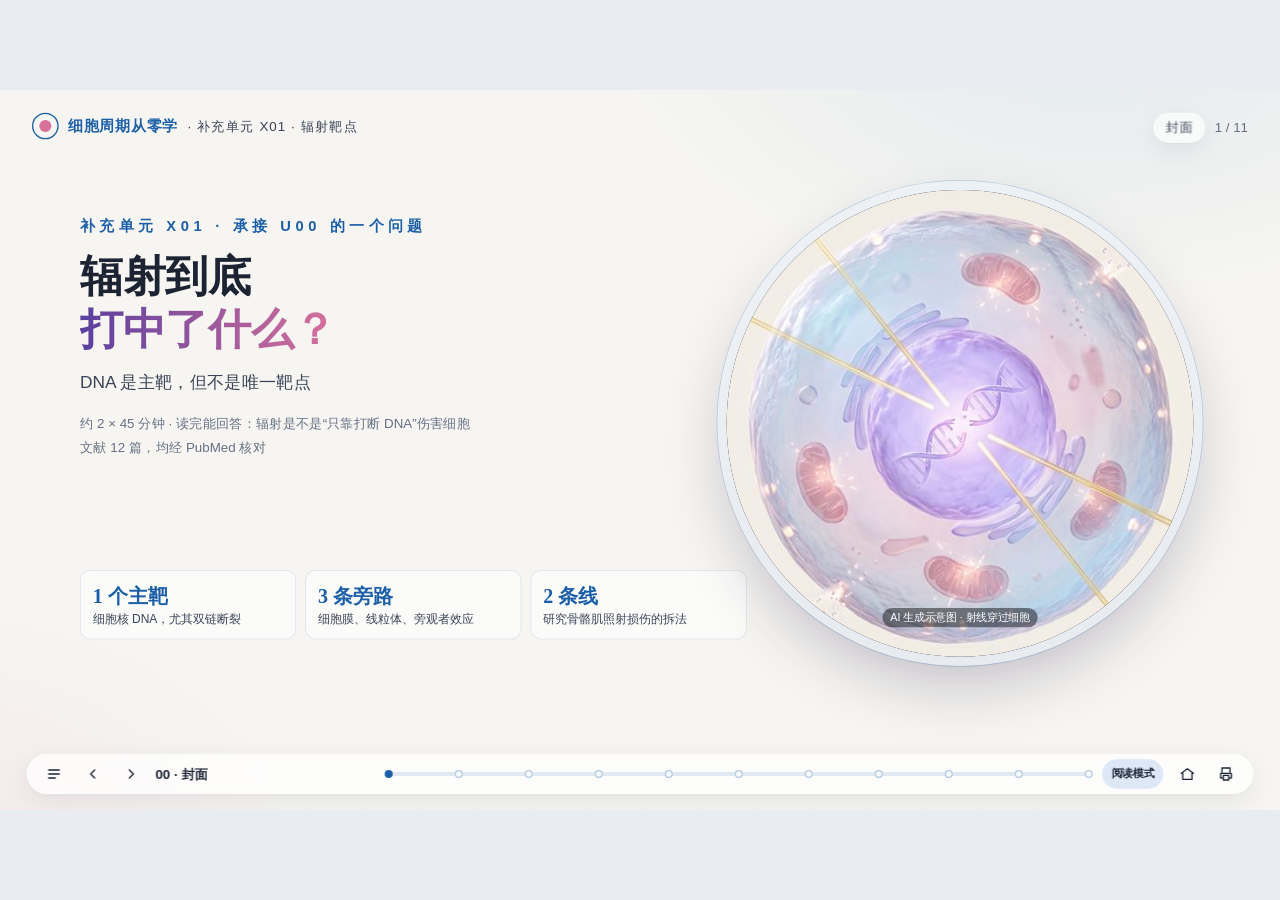
<file: units/x01-radiation-targets-v0.2.html>
<!DOCTYPE html>
<html lang="zh-CN"><head><meta charset="utf-8">
<meta name="viewport" content="width=device-width,initial-scale=1">
<title>补充单元 X01 · 辐射到底打中了什么 · 细胞周期从零学</title>
<link rel="stylesheet" href="../assets/deck-v0.2.css">
</head><body>
<div id="viewport"><div id="stage">
<div id="brand"><a href="../index.html"><span class="dot"></span><b>细胞周期从零学</b></a><span>· 补充单元 X01 · 辐射靶点</span></div>
<div id="magbadge"><span class="obj">封面</span><span class="idx">1 / 1</span></div>
<div id="pages">
<section class="page" id="p1" data-title="封面" data-mag="封面">
<div class="cover-ttl"><div class="k">补充单元 X01 · 承接 U00 的一个问题</div>
<h1>辐射到底<br><em class="hl">打中了什么？</em></h1>
<div class="sub">DNA 是主靶，但不是唯一靶点</div>
<div class="meta">约 2 × 45 分钟 · 读完能回答：辐射是不是“只靠打断 DNA”伤害细胞<br>文献 12 篇，均经 PubMed 核对</div></div>
<div class="cover-chips"><div><b>1 个主靶</b>细胞核 DNA，尤其双链断裂</div><div><b>3 条旁路</b>细胞膜、线粒体、旁观者效应</div><div><b>2 条线</b>研究骨骼肌照射损伤的拆法</div></div>
<div class="cover-eye"><img src="../figures/x01-cover-v0.1.jpg" alt="射线穿过细胞、打断 DNA"><span class="lab">AI 生成示意图 · 射线穿过细胞</span></div>
</section>
<section class="page" id="p2" data-title="一句话结论" data-mag="结论">
<div class="hd"><div class="kick"><span class="no">01</span>先说结论</div><h2 class="t">“会不会死、还能不能分裂”主要看 DNA；“功能怎么变”还要看膜、线粒体和邻居</h2></div>
<div class="card box" data-b="1" style="padding:22px 26px"><svg viewBox="0 0 1660 470" width="100%" style="display:block;max-height:380px;margin:0 auto" font-family="Noto Sans SC,PingFang SC,sans-serif"><defs>
<filter id="tgsh" x="-20%" y="-20%" width="140%" height="160%"><feDropShadow dx="0" dy="8" stdDeviation="10" flood-color="#1C2850" flood-opacity=".13"/></filter>
<filter id="tggl" x="-50%" y="-50%" width="200%" height="200%"><feGaussianBlur stdDeviation="6"/></filter>
<radialGradient id="tgcell" cx="40%" cy="35%" r="70%"><stop offset="0" stop-color="#FFFFFF"/><stop offset=".55" stop-color="#E4EEFA"/><stop offset="1" stop-color="#BCD3EE"/></radialGradient>
<radialGradient id="tgnuc" cx="40%" cy="35%" r="70%"><stop offset="0" stop-color="#A88BE0"/><stop offset="1" stop-color="#5B3F9E"/></radialGradient>
<linearGradient id="tgbp" x1="0" x2="1"><stop offset="0" stop-color="#1B5FA8"/><stop offset=".6" stop-color="#8E6BC8"/><stop offset="1" stop-color="#D9719C"/></linearGradient>
<linearGradient id="tgcard" x1="0" y1="0" x2="0" y2="1"><stop offset="0" stop-color="#FFFFFF"/><stop offset="1" stop-color="#F4F7FC"/></linearGradient>
<marker id="tgar" markerUnits="userSpaceOnUse" markerWidth="18" markerHeight="18" refX="16" refY="9" orient="auto"><path d="M1,2 L17,9 L1,16 Q5,9 1,2z" fill="#5B3F9E"/></marker>
<marker id="tgarg" markerUnits="userSpaceOnUse" markerWidth="18" markerHeight="18" refX="16" refY="9" orient="auto"><path d="M1,2 L17,9 L1,16 Q5,9 1,2z" fill="#667085"/></marker>
</defs><ellipse cx="330" cy="240" rx="250" ry="200" fill="url(#tgcell)" stroke="#D9719C" stroke-width="5" stroke-dasharray="14 8" filter="url(#tgsh)"/><circle cx="340" cy="240" r="88" fill="url(#tgnuc)" opacity=".92"/><path d="M290,200 q20,20 0,40 q-20,20 0,40" stroke="#fff" stroke-width="6" fill="none" stroke-linecap="round"/><path d="M318,200 q-20,20 0,40 q20,20 0,40" stroke="#F0A3C0" stroke-width="6" fill="none" stroke-linecap="round"/><path d="M360,200 q20,20 0,32" stroke="#fff" stroke-width="6" fill="none" stroke-linecap="round"/><path d="M360,248 q-20,16 0,32" stroke="#fff" stroke-width="6" fill="none" stroke-linecap="round"/><path d="M388,200 q-20,20 0,32" stroke="#F0A3C0" stroke-width="6" fill="none" stroke-linecap="round"/><path d="M388,248 q20,16 0,32" stroke="#F0A3C0" stroke-width="6" fill="none" stroke-linecap="round"/><circle cx="374" cy="236" r="12" fill="#D4793A" opacity=".55" filter="url(#tggl)"/><g transform="rotate(-20 160 170)"><ellipse cx="160" cy="170" rx="38" ry="20" fill="#F4C2C9" stroke="#C9606E" stroke-width="3"/><path d="M134,170 q7,-12 13,0 q7,12 13,0 q7,-12 13,0" stroke="#C9606E" stroke-width="2.5" fill="none"/></g><g transform="rotate(15 180 340)"><ellipse cx="180" cy="340" rx="38" ry="20" fill="#F4C2C9" stroke="#C9606E" stroke-width="3"/><path d="M154,340 q7,-12 13,0 q7,12 13,0 q7,-12 13,0" stroke="#C9606E" stroke-width="2.5" fill="none"/></g><g transform="rotate(-30 500 350)"><ellipse cx="500" cy="350" rx="38" ry="20" fill="#F4C2C9" stroke="#C9606E" stroke-width="3"/><path d="M474,350 q7,-12 13,0 q7,12 13,0 q7,-12 13,0" stroke="#C9606E" stroke-width="2.5" fill="none"/></g><path d="M20,30 L374,236" stroke="#D4793A" stroke-width="4" stroke-dasharray="2 0" opacity=".85"/><path d="M20,220 L374,236" stroke="#D4793A" stroke-width="4" stroke-dasharray="2 0" opacity=".85"/><path d="M60,30 l-22,44 h20 l-16,40 l44,-54 h-22 l18,-30z" fill="#D4793A"/><text x="30" y="182" font-size="22" font-weight="700" fill="#D4793A">电离辐射</text><path d="M490,88 C665.0,88 585.0,74 760,74" stroke="#D9719C" stroke-width="3" fill="none" opacity=".85" marker-end="url(#tgarg)"/><rect x="766" y="30" width="880" height="88" rx="44" fill="#FDECF3" stroke="#D9719C" stroke-width="2" /><text x="810" y="70" font-size="27" font-weight="800" fill="#D9719C">细胞膜</text><text x="810" y="100" font-size="18" fill="#3A4357">鞘磷脂水解 → 神经酰胺 → 内皮凋亡</text><rect x="1440" y="52" width="26" height="12" rx="6" fill="#D9719C"/><rect x="1474" y="52" width="26" height="12" rx="6" fill="#D9719C"/><rect x="1508" y="52" width="26" height="12" rx="6" fill="#D9719C"/><rect x="1542" y="52" width="26" height="12" rx="6" fill="#E3E7EE"/><rect x="1576" y="52" width="26" height="12" rx="6" fill="#E3E7EE"/><text x="1610" y="96" font-size="16" fill="#667085" text-anchor="end">确切 · 细胞类型依赖</text><path d="M428,236 C634.0,236 554.0,182 760,182" stroke="#1B5FA8" stroke-width="6" fill="none" opacity=".85" marker-end="url(#tgarg)"/><rect x="766" y="138" width="880" height="88" rx="44" fill="#EAF2FB" stroke="#1B5FA8" stroke-width="3" filter="url(#tgsh)"/><text x="810" y="178" font-size="27" font-weight="800" fill="#1B5FA8">细胞核 DNA</text><text x="810" y="208" font-size="18" fill="#3A4357">双链断裂 → 克隆源性死亡、染色体畸变</text><rect x="1440" y="160" width="26" height="12" rx="6" fill="#1B5FA8"/><rect x="1474" y="160" width="26" height="12" rx="6" fill="#1B5FA8"/><rect x="1508" y="160" width="26" height="12" rx="6" fill="#1B5FA8"/><rect x="1542" y="160" width="26" height="12" rx="6" fill="#1B5FA8"/><rect x="1576" y="160" width="26" height="12" rx="6" fill="#1B5FA8"/><text x="1610" y="204" font-size="16" fill="#667085" text-anchor="end">证据最强 · 主靶</text><path d="M535,332 C687.5,332 607.5,290 760,290" stroke="#D4793A" stroke-width="3" fill="none" opacity=".85" marker-end="url(#tgarg)"/><rect x="766" y="246" width="880" height="88" rx="44" fill="#FFF1DD" stroke="#D4793A" stroke-width="2" /><text x="810" y="286" font-size="27" font-weight="800" fill="#D4793A">线粒体</text><text x="810" y="316" font-size="18" fill="#3A4357">mtDNA / 电子传递链 → 持续 ROS</text><rect x="1440" y="268" width="26" height="12" rx="6" fill="#D4793A"/><rect x="1474" y="268" width="26" height="12" rx="6" fill="#D4793A"/><rect x="1508" y="268" width="26" height="12" rx="6" fill="#D4793A"/><rect x="1542" y="268" width="26" height="12" rx="6" fill="#E3E7EE"/><rect x="1576" y="268" width="26" height="12" rx="6" fill="#E3E7EE"/><text x="1610" y="312" font-size="16" fill="#667085" text-anchor="end">确切 · 权重待定</text><path d="M450,426 C645.0,426 565.0,398 760,398" stroke="#5B3F9E" stroke-width="3" fill="none" opacity=".85" marker-end="url(#tgarg)"/><rect x="766" y="354" width="880" height="88" rx="44" fill="#F3EEFA" stroke="#5B3F9E" stroke-width="2" /><text x="810" y="394" font-size="27" font-weight="800" fill="#5B3F9E">邻近细胞</text><text x="810" y="424" font-size="18" fill="#3A4357">旁观者效应：没被打中也出现损伤</text><rect x="1440" y="376" width="26" height="12" rx="6" fill="#5B3F9E"/><rect x="1474" y="376" width="26" height="12" rx="6" fill="#5B3F9E"/><rect x="1508" y="376" width="26" height="12" rx="6" fill="#5B3F9E"/><rect x="1542" y="376" width="26" height="12" rx="6" fill="#E3E7EE"/><rect x="1576" y="376" width="26" height="12" rx="6" fill="#E3E7EE"/><text x="1610" y="420" font-size="16" fill="#667085" text-anchor="end">确切 · 多见低剂量</text></svg><p class="cap">示意图，自绘；右侧色条是本笔记对证据强度的主观评级，不是定量数据。</p></div>
<div class="g3" style="gap:20px;margin-top:12px">
<div class="pt bl" data-b="2"><h4>事实</h4><p>细胞致死（克隆源性死亡）的主靶是核 DNA，双链断裂最关键。</p></div>
<div class="pt eo" data-b="2"><h4 style="color:#B04679">事实</h4><p>非 DNA 靶点也确实存在：膜神经酰胺、胞质照射致突变、旁观者效应。</p></div>
<div class="pt wn" data-b="3"><h4 style="color:#9A5A16">推测</h4><p>不分裂的肌纤维，损伤可能更多来自非 DNA 和组织层面的通路。</p></div></div>
</section>
<section class="page" id="p3" data-title="损伤长什么样" data-mag="损伤">
<div class="hd"><div class="kick"><span class="no">02</span>DNA 被打成什么样</div><h2 class="t">数量最少的双链断裂，却最致命</h2></div>
<div class="fx" style="grid-template-columns:820px 1fr">
<div class="card box" data-b="1"><table class="t">
<tr><th style="width:30%">损伤类型</th><th style="width:28%">每细胞每 Gy（量级）</th><th>后果</th></tr>
<tr><td><b>碱基损伤</b></td><td>&gt; 1000</td><td>BER 修复，多数无害</td></tr>
<tr><td><b>单链断裂 SSB</b></td><td>约 1000</td><td>有互补链作模板，修得快</td></tr>
<tr><td><b>双链断裂 DSB</b></td><td><span class="tag eo">约 20–40</span></td><td>修错 → 染色体断片、易位、双着丝粒</td></tr>
<tr><td><b>簇集损伤</b></td><td>随 LET 增加</td><td>一两圈螺旋内多处损伤，最难修</td></tr></table>
<p class="cap" style="margin-top:12px">量级为放射生物学教材常用数值，不同测量方法差异较大；分类见 Ward 1988（<a href="https://pubmed.ncbi.nlm.nih.gov/3065826/">PMID 3065826</a>）、Lomax 2013（<a href="https://pubmed.ncbi.nlm.nih.gov/23849504/">PMID 23849504</a>）。</p></div>
<div class="pts" data-b="2">
<div class="pt bl"><h4>直接作用</h4><p>射线直接电离 DNA 分子本身。</p></div>
<div class="pt eo"><h4>间接作用</h4><p>射线先电离水，产生羟自由基 ·OH，再由 ·OH 攻击 DNA。X 线等低 LET 辐射以此为主（约 2/3）。</p></div>
<div class="pt wn"><h4>为什么 DSB 最致命</h4><p>两条链同时断，没有完整的一条当模板；G1 期只能靠易错的 NHEJ 直接接上。</p></div>
<div class="pt ok"><h4>怎么“看见”断裂</h4><p>γH2AX 焦点：一个焦点大致对应一个 DSB（Rogakou 1998，<a href="https://pubmed.ncbi.nlm.nih.gov/9488723/">PMID 9488723</a>）。</p></div></div></div>
</section>
<section class="page" id="p4" data-title="三个关键证据" data-mag="证据">
<div class="hd"><div class="kick"><span class="no">03</span>凭什么说 DNA 是主靶</div><h2 class="t">三类实验从三个方向指向同一个答案</h2></div>
<div class="card box" data-b="1" style="padding:18px 22px"><svg viewBox="0 0 1660 430" width="100%" font-family="Noto Sans SC,PingFang SC,sans-serif"><defs>
<filter id="evsh" x="-20%" y="-20%" width="140%" height="160%"><feDropShadow dx="0" dy="8" stdDeviation="10" flood-color="#1C2850" flood-opacity=".13"/></filter>
<filter id="evgl" x="-50%" y="-50%" width="200%" height="200%"><feGaussianBlur stdDeviation="6"/></filter>
<radialGradient id="evcell" cx="40%" cy="35%" r="70%"><stop offset="0" stop-color="#FFFFFF"/><stop offset=".55" stop-color="#E4EEFA"/><stop offset="1" stop-color="#BCD3EE"/></radialGradient>
<radialGradient id="evnuc" cx="40%" cy="35%" r="70%"><stop offset="0" stop-color="#A88BE0"/><stop offset="1" stop-color="#5B3F9E"/></radialGradient>
<linearGradient id="evbp" x1="0" x2="1"><stop offset="0" stop-color="#1B5FA8"/><stop offset=".6" stop-color="#8E6BC8"/><stop offset="1" stop-color="#D9719C"/></linearGradient>
<linearGradient id="evcard" x1="0" y1="0" x2="0" y2="1"><stop offset="0" stop-color="#FFFFFF"/><stop offset="1" stop-color="#F4F7FC"/></linearGradient>
<marker id="evar" markerUnits="userSpaceOnUse" markerWidth="18" markerHeight="18" refX="16" refY="9" orient="auto"><path d="M1,2 L17,9 L1,16 Q5,9 1,2z" fill="#5B3F9E"/></marker>
<marker id="evarg" markerUnits="userSpaceOnUse" markerWidth="18" markerHeight="18" refX="16" refY="9" orient="auto"><path d="M1,2 L17,9 L1,16 Q5,9 1,2z" fill="#667085"/></marker>
</defs><rect x="10" y="10" width="520" height="400" rx="28" fill="url(#evcard)" stroke="#E3E9F2" stroke-width="2" filter="url(#evsh)"/><text x="40" y="56" font-size="26" font-weight="800" fill="#1B5FA8">Munro 1970</text><text x="40" y="88" font-size="18" fill="#3A4357">只照胞质 vs 照细胞核</text><rect x="560" y="10" width="520" height="400" rx="28" fill="url(#evcard)" stroke="#E3E9F2" stroke-width="2" filter="url(#evsh)"/><text x="590" y="56" font-size="26" font-weight="800" fill="#1B5FA8">Warters 1978</text><text x="590" y="88" font-size="18" fill="#3A4357">¹²⁵I 放在哪里</text><rect x="1110" y="10" width="520" height="400" rx="28" fill="url(#evcard)" stroke="#E3E9F2" stroke-width="2" filter="url(#evsh)"/><text x="1140" y="56" font-size="26" font-weight="800" fill="#1B5FA8">Taylor 1975</text><text x="1140" y="88" font-size="18" fill="#3A4357">AT 细胞的存活曲线</text><ellipse cx="150" cy="210" rx="78" ry="62" fill="url(#evcell)" stroke="#1B5FA8" stroke-width="2.5"/><circle cx="150" cy="210" r="26" fill="url(#evnuc)"/><line x1="110" y1="100" x2="104" y2="196" stroke="#3A4357" stroke-width="4" stroke-linecap="round"/><circle cx="104" cy="196" r="9" fill="#D4793A" opacity=".7" filter="url(#evgl)"/><circle cx="104" cy="196" r="4" fill="#D4793A"/><text x="150" y="310" font-size="20" font-weight="700" fill="#D9719C" text-anchor="middle">照胞质</text><text x="150" y="338" font-size="17" fill="#3A4357" text-anchor="middle">需极大剂量</text><ellipse cx="390" cy="210" rx="78" ry="62" fill="url(#evcell)" stroke="#1B5FA8" stroke-width="2.5"/><circle cx="390" cy="210" r="26" fill="url(#evnuc)"/><line x1="350" y1="100" x2="390" y2="210" stroke="#3A4357" stroke-width="4" stroke-linecap="round"/><circle cx="390" cy="210" r="9" fill="#D4793A" opacity=".7" filter="url(#evgl)"/><circle cx="390" cy="210" r="4" fill="#D4793A"/><text x="390" y="310" font-size="20" font-weight="700" fill="#1B5FA8" text-anchor="middle">照细胞核</text><text x="390" y="338" font-size="17" fill="#3A4357" text-anchor="middle">少量即致死</text><text x="40" y="394" font-size="14" fill="#667085">α 放射源针尖局部照射（示意）</text><text x="590" y="152" font-size="19" font-weight="700" fill="#1C2333">掺入 DNA</text><text x="590" y="176" font-size="15" fill="#667085">¹²⁵IUdR</text><rect x="730" y="136" width="310" height="28" rx="14" fill="#EEF2F7"/><rect x="730" y="136" width="300" height="28" rx="14" fill="#1B5FA8"/><text x="590" y="234" font-size="19" font-weight="700" fill="#1C2333">结合细胞膜</text><text x="590" y="258" font-size="15" fill="#667085">¹²⁵I-ConA</text><rect x="730" y="218" width="310" height="28" rx="14" fill="#EEF2F7"/><rect x="730" y="218" width="34" height="28" rx="14" fill="#D9719C"/><text x="590" y="316" font-size="19" font-weight="700" fill="#1C2333">胞质蛋白</text><text x="590" y="340" font-size="15" fill="#667085">对照</text><rect x="730" y="300" width="310" height="28" rx="14" fill="#EEF2F7"/><rect x="730" y="300" width="22" height="28" rx="14" fill="#D4793A"/><text x="730" y="384" font-size="15" fill="#667085">相对致死效率（示意，非原始数据）</text><line x1="1190" y1="350" x2="1580" y2="350" stroke="#3A4357" stroke-width="2"/><line x1="1190" y1="350" x2="1190" y2="120" stroke="#3A4357" stroke-width="2"/><text x="1580" y="378" font-size="15" fill="#667085" text-anchor="end">剂量 →</text><text x="1176" y="132" font-size="15" fill="#667085" text-anchor="end">存活</text><text x="1176" y="150" font-size="13" fill="#667085" text-anchor="end">(对数)</text><path d="M1190,130 C1280,134 1360,175 1570,300" stroke="#2E9E7A" stroke-width="5" fill="none"/><path d="M1190,130 C1230,160 1280,280 1340,344" stroke="#D9719C" stroke-width="5" fill="none"/><text x="1490" y="250" font-size="19" font-weight="700" fill="#1E6E52">正常细胞</text><text x="1310" y="245" font-size="19" font-weight="700" fill="#B04679">AT 细胞</text><text x="1140" y="394" font-size="14" fill="#667085">曲线形状为示意</text></svg></div>
<div class="g3" style="gap:20px;margin-top:18px">
<div class="pt bl" data-b="2"><h4>定位</h4><p>Munro 1970：只照胞质要极大剂量才致死，照核则少量即可（<a href="https://pubmed.ncbi.nlm.nih.gov/5463516/">Radiat Res 1970</a>）。</p></div>
<div class="pt bl" data-b="2" style="border-left-color:var(--he)"><h4 style="color:var(--he)">内照射</h4><p>Warters 1978：¹²⁵I 掺入 DNA 时高效致死，结合在膜上几乎无毒（<a href="https://pubmed.ncbi.nlm.nih.gov/565271/">Curr Top Radiat Res Q 1978</a>）。</p></div>
<div class="pt eo" data-b="3"><h4 style="color:#B04679">遗传学</h4><p>Taylor 1975：AT 患者细胞对辐射异常敏感（<a href="https://pubmed.ncbi.nlm.nih.gov/1196376/">Nature 1975</a>），致病基因后来证实为 ATM。</p></div></div>
</section>
<section class="page" id="p5" data-title="细胞怎么死" data-mag="死法">
<div class="hd"><div class="kick"><span class="no">04</span>DNA 断了，细胞怎么死</div><h2 class="t">多数增殖细胞不是当场死，而是在分裂时“算总账”</h2></div>
<div class="card box" data-b="1" style="padding:22px 26px"><svg viewBox="0 0 1660 380" width="100%" font-family="Noto Sans SC,PingFang SC,sans-serif"><defs>
<filter id="dtsh" x="-20%" y="-20%" width="140%" height="160%"><feDropShadow dx="0" dy="8" stdDeviation="10" flood-color="#1C2850" flood-opacity=".13"/></filter>
<filter id="dtgl" x="-50%" y="-50%" width="200%" height="200%"><feGaussianBlur stdDeviation="6"/></filter>
<radialGradient id="dtcell" cx="40%" cy="35%" r="70%"><stop offset="0" stop-color="#FFFFFF"/><stop offset=".55" stop-color="#E4EEFA"/><stop offset="1" stop-color="#BCD3EE"/></radialGradient>
<radialGradient id="dtnuc" cx="40%" cy="35%" r="70%"><stop offset="0" stop-color="#A88BE0"/><stop offset="1" stop-color="#5B3F9E"/></radialGradient>
<linearGradient id="dtbp" x1="0" x2="1"><stop offset="0" stop-color="#1B5FA8"/><stop offset=".6" stop-color="#8E6BC8"/><stop offset="1" stop-color="#D9719C"/></linearGradient>
<linearGradient id="dtcard" x1="0" y1="0" x2="0" y2="1"><stop offset="0" stop-color="#FFFFFF"/><stop offset="1" stop-color="#F4F7FC"/></linearGradient>
<marker id="dtar" markerUnits="userSpaceOnUse" markerWidth="18" markerHeight="18" refX="16" refY="9" orient="auto"><path d="M1,2 L17,9 L1,16 Q5,9 1,2z" fill="#5B3F9E"/></marker>
<marker id="dtarg" markerUnits="userSpaceOnUse" markerWidth="18" markerHeight="18" refX="16" refY="9" orient="auto"><path d="M1,2 L17,9 L1,16 Q5,9 1,2z" fill="#667085"/></marker>
</defs><rect x="30" y="40" width="300" height="120" rx="30" fill="#FFF1DD" stroke="#D4793A" stroke-width="2.5" filter="url(#dtsh)"/><text x="180" y="92" font-size="27" font-weight="800" fill="#D4793A" text-anchor="middle">照射</text><text x="180" y="128" font-size="18" fill="#3A4357" text-anchor="middle">DSB 形成</text><rect x="330" y="40" width="300" height="120" rx="30" fill="#F3EEFA" stroke="#5B3F9E" stroke-width="2.5" filter="url(#dtsh)"/><text x="480" y="92" font-size="27" font-weight="800" fill="#5B3F9E" text-anchor="middle">检查点停顿</text><text x="480" y="128" font-size="18" fill="#3A4357" text-anchor="middle">ATM → p53 / Chk2</text><rect x="660" y="40" width="300" height="120" rx="30" fill="#E3F4EC" stroke="#2E9E7A" stroke-width="2.5" filter="url(#dtsh)"/><text x="810" y="92" font-size="27" font-weight="800" fill="#2E9E7A" text-anchor="middle">修复</text><text x="810" y="128" font-size="18" fill="#3A4357" text-anchor="middle">HR / NHEJ</text><rect x="990" y="40" width="300" height="120" rx="30" fill="#FDECF3" stroke="#D9719C" stroke-width="2.5" filter="url(#dtsh)"/><text x="1140" y="92" font-size="27" font-weight="800" fill="#D9719C" text-anchor="middle">带伤进入分裂</text><text x="1140" y="128" font-size="18" fill="#3A4357" text-anchor="middle">染色体断片、桥、微核</text><rect x="1320" y="40" width="300" height="120" rx="30" fill="#FDECF3" stroke="#D9719C" stroke-width="2.5" filter="url(#dtsh)"/><text x="1470" y="92" font-size="27" font-weight="800" fill="#D9719C" text-anchor="middle">有丝分裂灾难</text><text x="1470" y="128" font-size="18" fill="#3A4357" text-anchor="middle">第 1 至数次分裂时死亡</text><line x1="306" y1="100" x2="326" y2="100" stroke="#667085" stroke-width="3" marker-end="url(#dtarg)"/><line x1="966" y1="100" x2="986" y2="100" stroke="#667085" stroke-width="3" marker-end="url(#dtarg)"/><line x1="1296" y1="100" x2="1316" y2="100" stroke="#667085" stroke-width="3" marker-end="url(#dtarg)"/><path d="M630,100 L656,100" stroke="#2E9E7A" stroke-width="3" marker-end="url(#dtarg)"/><path d="M810,162 C810,215 780,215 760,215" stroke="#2E9E7A" stroke-width="3" fill="none" stroke-dasharray="7 6"/><text x="740" y="222" font-size="18" fill="#1E6E52" text-anchor="end">修好 → 继续周期，存活</text><path d="M960,100 L986,100" stroke="#667085" stroke-width="3" marker-end="url(#dtarg)"/><path d="M480,162 C480,250 560,290 640,290" stroke="#D4793A" stroke-width="3.5" fill="none" marker-end="url(#dtarg)"/><rect x="646" y="254" width="420" height="72" rx="36" fill="#FFF1DD" stroke="#D4793A" stroke-width="2"/><text x="676" y="298" font-size="22" font-weight="700" fill="#9A5A16">持续 p53 → p21：衰老</text><path d="M420,162 C420,300 330,320 250,320" stroke="#5B3F9E" stroke-width="3.5" fill="none" marker-end="url(#dtarg)"/><text x="30" y="300" font-size="22" font-weight="700" fill="#5B3F9E">凋亡</text><text x="30" y="330" font-size="17" fill="#3A4357">淋巴细胞等：数小时内</text><text x="1640" y="300" font-size="18" fill="#667085" text-anchor="end">多数增殖中的实体细胞走这条路</text><path d="M1470,280 L1470,168" stroke="#667085" stroke-width="2" stroke-dasharray="4 5"/></svg><p class="cap">示意图，自绘。</p></div>
<div class="g2" style="gap:20px;margin-top:20px">
<div class="card box" data-b="2" style="border-left:6px solid var(--blue2)"><p><b>和细胞周期的关系：</b>照射后的命运几乎全由检查点决定：停下修、永久停（衰老），还是带伤闯过去（有丝分裂灾难）。这正是 U00 第 05 页那五种结局。</p></div>
<div class="card box" data-b="3" style="border-left:6px solid var(--eo)"><p><b>“死亡”的定义：</b>放射生物学说的“杀死”通常是<b>克隆源性死亡</b>，即失去无限增殖能力。细胞可以还活着、还有功能。</p></div></div>
</section>
<section class="page" id="p6" data-title="非 DNA 靶点" data-mag="旁路">
<div class="dense"><div class="hd"><div class="kick"><span class="no">05</span>但 DNA 不是唯一靶点</div><h2 class="t">四个经典实验：膜、血管、邻居、胞质</h2></div>
<div class="g2" style="gap:20px">
<div class="card box" data-b="1"><h3><span class="tag eo">膜</span>Haimovitz-Friedman 1994</h3><p>照射使牛主动脉内皮细胞的鞘磷脂迅速水解为神经酰胺并凋亡；在<b>不含细胞核的膜制备物</b>上照射同样能激活（中性）鞘磷脂酶，说明信号可直接起于细胞膜。</p><p class="cap">J Exp Med · <a href="https://pubmed.ncbi.nlm.nih.gov/8046331/">PMID 8046331</a> · doi:10.1084/jem.180.2.525</p></div>
<div class="card box" data-b="2"><h3><span class="tag he">血管</span>Garcia-Barros 2003</h3><p>酸性鞘磷脂酶缺陷小鼠的肿瘤内皮照射后不凋亡，肿瘤也更耐照射：<b>内皮的膜通路</b>能左右组织层面的放射反应。</p><p class="cap">Science · <a href="https://pubmed.ncbi.nlm.nih.gov/12750523/">PMID 12750523</a> · doi:10.1126/science.1082504</p></div>
<div class="card box" data-b="3"><h3><span class="tag wn">邻居</span>Nagasawa & Little 1992</h3><p>极低剂量 α 粒子只打中约 1% 的细胞核，却有约 30% 的细胞出现姐妹染色单体交换增加：<b>旁观者效应</b>。</p><p class="cap">Cancer Res · <a href="https://pubmed.ncbi.nlm.nih.gov/1423287/">PMID 1423287</a></p></div>
<div class="card box" data-b="4"><h3><span class="tag ok">胞质</span>Wu 1999</h3><p>微束 α 粒子<b>只照胞质</b>即可诱发核基因突变，细胞毒性很小，且可被自由基清除剂抑制：经 ROS 间接伤到 DNA。</p><p class="cap">PNAS · <a href="https://pubmed.ncbi.nlm.nih.gov/10220401/">PMID 10220401</a> · doi:10.1073/pnas.96.9.4959</p></div></div>
<div class="card box" data-b="4" style="margin-top:18px;border-left:6px solid var(--warn)"><p><b>注意：</b>Wu 1999 和旁观者效应里，最终受伤的往往还是 DNA，只是射线没直接打中它。所以更准确的说法是：<b>“DNA 损伤是核心读数，但损伤的来路不止一条”</b>。</p></div></div>
</section>
<section class="page" id="p7" data-title="两类靶点对比" data-mag="对比">
<div class="hd"><div class="kick"><span class="no">06</span>放在一起比</div><h2 class="t">哪种效应在什么情况下更重要</h2></div>
<div class="card box" data-b="1"><table class="t">
<tr><th style="width:18%"></th><th style="width:27%">DNA 直接/间接损伤</th><th style="width:27%">膜 · 神经酰胺</th><th>旁观者 / 胞质 / 线粒体</th></tr>
<tr><td><b>证据强度</b></td><td><span class="tag">最强</span> 定位、内照射、遗传学三线一致</td><td><span class="tag eo">确切</span> 细胞类型依赖</td><td><span class="tag he">确切</span> 机制与体内权重仍有争议</td></tr>
<tr><td><b>剂量</b></td><td>全剂量范围</td><td>较高单次剂量更显著</td><td>低剂量时相对更突出</td></tr>
<tr><td><b>最敏感的细胞</b></td><td>增殖中的细胞</td><td>内皮细胞</td><td>与细胞间通讯、代谢状态有关</td></tr>
<tr><td><b>主要后果</b></td><td>克隆源性死亡、衰老、突变</td><td>快速凋亡、微血管损伤</td><td>基因组不稳定、慢性氧化应激</td></tr>
<tr><td><b>U00 对应</b></td><td>检查点 → 五种结局</td><td>细胞命运：凋亡</td><td>微环境、SASP</td></tr></table>
<p class="cap" style="margin-top:12px">本页为综合整理（关联层面），“剂量”“最敏感细胞”两行是概括性描述，具体阈值因模型而异。</p></div>
</section>
<section class="page" id="p8" data-title="骨骼肌" data-mag="骨骼肌">
<div class="hd"><div class="kick"><span class="no">07</span>回到骨骼肌</div><h2 class="t">肌纤维不分裂；照射伤肌肉，很可能靠两条线</h2></div>
<div class="fx" style="grid-template-columns:860px 1fr">
<div class="card fig" data-b="1"><div class="pinwrap"><img src="../figures/muscle-niche-v0.1.jpg" alt="肌肉干细胞龛示意">
<span class="pin" style="left:50%;top:17%"><i>1</i>卫星细胞：DNA 线</span><span class="pin eo" style="left:30%;top:47%"><i>2</i>肌纤维：不分裂</span>
<span class="pin wn" style="left:22%;top:93%"><i>3</i>内皮</span><span class="pin ok" style="left:57%;top:94%"><i>4</i>FAP：微环境线</span></div>
<p class="cap">AI 生成示意图，比例非真实；标注为本笔记添加。</p></div>
<div class="pts" data-b="2">
<div class="pt bl"><h4>事实 · 卫星细胞</h4><p>使卫星细胞丧失增殖能力的 γ 照射后，小鼠 EDL 不能代偿性肥大，但纤维类型的维持不受影响（Rosenblatt & Parry 1992，<a href="https://pubmed.ncbi.nlm.nih.gov/1490967/">PMID 1490967</a>）。</p></div>
<div class="pt ok"><h4>事实 · 微环境</h4><p>幼年小鼠单次 16 Gy 后：卫星细胞、内皮、FAP 减少；FAP 衰老、向成纤维分化，其分泌组损害卫星细胞分化与融合；56 天出现纤维化（Collao 2023，<a href="https://pubmed.ncbi.nlm.nih.gov/37671686/">PMID 37671686</a>）。</p></div>
<div class="pt wn"><h4>推测 · 两条线</h4><p>① 卫星细胞：DNA 损伤 → p53/p21 停滞或衰老 → 再生下降；② 微环境：FAP、内皮、线粒体与 ROS。待后续文献核实。</p></div></div></div>
</section>
<section class="page" id="p9" data-title="今天的认识" data-mag="认识">
<div class="hd"><div class="kick"><span class="no">08</span>今天的认识</div><h2 class="t">把“事实 / 关联 / 推测”分开放</h2></div>
<div class="g3" style="gap:22px">
<div class="card box" data-b="1" style="border-top:6px solid var(--blue)"><h3><span class="tag">事实</span></h3><ul>
<li>细胞致死的主靶是核 DNA，DSB 最关键</li><li>X 线损伤约 2/3 经 ·OH 间接作用</li><li>DSB 修复缺陷（如 AT）显著增加辐射敏感性</li><li>膜神经酰胺、胞质照射、旁观者效应均有实验证据</li></ul></div>
<div class="card box" data-b="2" style="border-top:6px solid var(--eo)"><h3><span class="tag eo">关联</span></h3><ul>
<li>增殖越活跃的细胞对 DNA 损伤越敏感</li><li>内皮丢失与晚期纤维化、萎缩相伴出现</li><li>FAP 衰老与照射后肌肉纤维化相关（Collao 2023）</li></ul></div>
<div class="card box" data-b="3" style="border-top:6px solid var(--warn)"><h3><span class="tag wn">推测</span></h3><ul>
<li>静息卫星细胞的 DNA 损伤可能在被唤醒时才暴露</li><li>肌纤维本身的损伤可能以线粒体 / ROS 为主</li><li>p21 可能是卫星细胞线的关键节点（与 U00 呼应）</li></ul></div></div>
</section>
<section class="page" id="p10" data-title="自测" data-mag="自测">
<div class="dense"><div class="hd"><div class="kick"><span class="no">09</span>费曼输出 + 自测</div><h2 class="t">能讲给实习生听，才算懂</h2></div>
<div class="g2" style="grid-template-columns:1fr 1.3fr">
<div class="card box" data-b="1"><h3><span class="tag eo">费曼开头</span></h3><p class="feyn">射线穿过细胞时会到处“打碎东西”，但真正决定细胞还能不能分裂的，是细胞核里的 DNA 有没有被整个打断……</p><p style="margin-top:12px">续写到“为什么肌纤维不太会被射线直接杀死”为止。配套 <a href="../cards/x01-cards-v0.1.html">26 张思维卡片</a>。</p></div>
<div class="card box" data-b="2">
<div class="q"><p><span class="lv">记忆</span>每 Gy 产生的 SSB 和 DSB 大约各多少？</p><details><summary>答案</summary><p>SSB 约 1000，DSB 约 20–40（教材量级）。</p></details></div>
<div class="q"><p><span class="lv">理解</span>Warters 为什么用 ¹²⁵I？</p><details><summary>答案</summary><p>¹²⁵I 衰变释放射程极短的俄歇电子，能量几乎只沉积在它所在的位置，可以分别“只照 DNA”或“只照膜”。</p></details></div>
<div class="q"><p><span class="lv">应用</span>照射后的细胞第二天看起来正常，能说明它没受伤吗？</p><details><summary>答案</summary><p>不能。它可能在之后第 1 到数次分裂时死于有丝分裂灾难，或已进入衰老。</p></details></div>
<div class="q"><p><span class="lv">分析</span>Garcia-Barros 2003 说明了什么？</p><details><summary>答案</summary><p>组织的放射反应不只取决于靶细胞自身 DNA，内皮细胞经膜神经酰胺的凋亡也能左右结局。</p></details></div>
<div class="q"><p><span class="lv">评价</span>“辐射损伤肌肉＝打断肌纤维 DNA”对吗？</p><details><summary>答案</summary><p>不全对。肌纤维不分裂，主要通过卫星细胞（DNA 线）和 FAP、内皮等微环境（非 DNA 线）受损。</p></details></div></div></div></div>
</section>
<section class="page" id="p11" data-title="出处" data-mag="出处">
<div class="dense"><div class="hd"><div class="kick"><span class="no">10</span>出处</div><h2 class="t">12 篇文献，PMID / DOI 均经 PubMed 核对（2026-10-27）</h2></div>
<div class="card box" data-b="1"><ol style="font-size:16px;line-height:1.55"><li>Munro TR. The relative radiosensitivity of the nucleus and cytoplasm of Chinese hamster fibroblasts. Radiat Res 1970;42:451–70. <a href="https://pubmed.ncbi.nlm.nih.gov/5463516/">PMID 5463516</a></li><li>Taylor AM, et al. Ataxia telangiectasia: a human mutation with abnormal radiation sensitivity. Nature 1975;258:427–9. <a href="https://pubmed.ncbi.nlm.nih.gov/1196376/">PMID 1196376</a> · doi:10.1038/258427a0</li><li>Warters RL, et al. Radionuclide toxicity in cultured mammalian cells: elucidation of the primary site of radiation damage. Curr Top Radiat Res Q 1978;12:389–407. <a href="https://pubmed.ncbi.nlm.nih.gov/565271/">PMID 565271</a></li><li>Ward JF. DNA damage produced by ionizing radiation in mammalian cells. Prog Nucleic Acid Res Mol Biol 1988;35:95–125. <a href="https://pubmed.ncbi.nlm.nih.gov/3065826/">PMID 3065826</a> · doi:10.1016/s0079-6603(08)60611-x</li><li>Nagasawa H, Little JB. Induction of sister chromatid exchanges by extremely low doses of alpha-particles. Cancer Res 1992;52:6394–6. <a href="https://pubmed.ncbi.nlm.nih.gov/1423287/">PMID 1423287</a></li><li>Rosenblatt JD, Parry DJ. Gamma irradiation prevents compensatory hypertrophy of overloaded mouse EDL muscle. J Appl Physiol 1992;73:2538–43. <a href="https://pubmed.ncbi.nlm.nih.gov/1490967/">PMID 1490967</a> · doi:10.1152/jappl.1992.73.6.2538</li><li>Haimovitz-Friedman A, et al. Ionizing radiation acts on cellular membranes to generate ceramide and initiate apoptosis. J Exp Med 1994;180:525–35. <a href="https://pubmed.ncbi.nlm.nih.gov/8046331/">PMID 8046331</a> · doi:10.1084/jem.180.2.525</li><li>Rogakou EP, et al. DNA double-stranded breaks induce histone H2AX phosphorylation on serine 139. J Biol Chem 1998;273:5858–68. <a href="https://pubmed.ncbi.nlm.nih.gov/9488723/">PMID 9488723</a> · doi:10.1074/jbc.273.10.5858</li><li>Wu LJ, et al. Targeted cytoplasmic irradiation with alpha particles induces mutations in mammalian cells. PNAS 1999;96:4959–64. <a href="https://pubmed.ncbi.nlm.nih.gov/10220401/">PMID 10220401</a> · doi:10.1073/pnas.96.9.4959</li><li>Garcia-Barros M, et al. Tumor response to radiotherapy regulated by endothelial cell apoptosis. Science 2003;300:1155–9. <a href="https://pubmed.ncbi.nlm.nih.gov/12750523/">PMID 12750523</a> · doi:10.1126/science.1082504</li><li>Lomax ME, et al. Biological consequences of radiation-induced DNA damage: relevance to radiotherapy. Clin Oncol 2013;25:578–85. <a href="https://pubmed.ncbi.nlm.nih.gov/23849504/">PMID 23849504</a> · doi:10.1016/j.clon.2013.06.007</li><li>Collao N, et al. Radiation induces long-term muscle fibrosis and promotes a fibrotic phenotype in fibro-adipogenic progenitors. J Cachexia Sarcopenia Muscle 2023;14:2335–49. <a href="https://pubmed.ncbi.nlm.nih.gov/37671686/">PMID 37671686</a> · doi:10.1002/jcsm.13320</li></ol>
<p class="cap" style="margin-top:10px">图均为自绘或 AI 生成；未收录任何原文图片。实验细节以原文为准。</p></div></div>
</section>
</div>
<div id="toc" class="card"><h4>目录</h4><div id="tocList"></div></div>
<div id="bar"><button class="ib" id="bToc" title="目录 T"><svg viewBox="0 0 24 24"><path d="M4 6h16M4 12h16M4 18h10"/></svg></button>
<button class="ib" id="bPrev" title="上一页 ←"><svg viewBox="0 0 24 24"><path d="M15 6l-6 6 6 6"/></svg></button>
<button class="ib" id="bNext" title="下一页 →"><svg viewBox="0 0 24 24"><path d="M9 6l6 6-6 6"/></svg></button>
<div id="chapName"></div><div id="prog"><div class="tr"></div><div class="fill"></div><div class="dots"></div></div>
<button class="ib" id="bRead" title="阅读模式 R">阅读模式</button>
<a class="ib" href="../index.html" title="总览"><svg viewBox="0 0 24 24"><path d="M3 11l9-7 9 7M5 10v10h14V10"/></svg></a>
<button class="ib" id="bPrint" title="打印 / 导出 PDF"><svg viewBox="0 0 24 24"><path d="M6 9V3h12v6M6 18H4v-7h16v7h-2M8 14h8v7H8z"/></svg></button></div>
</div></div>
<script src="../assets/deck-v0.2.js"></script>
</body></html>
</file>
<file: assets/deck-v0.2.css>
/* cell-cycle-from-zero 共用样式 v0.2：沿用个人精读笔记版式（玻璃卡片 / 衬线标题 / 底栏进度点），新增阅读模式与图钉标注 */
:root{--bg:#F6F5F1;--ink:#1C2333;--ink2:#3A4357;--mute:#667085;--line:rgba(27,95,168,.16);
--blue:#1B5FA8;--blue2:#3F8BD6;--blue3:#DCE8F6;--he:#5B3F9E;--he2:#8E6BC8;--eo:#D9719C;--eo2:#F4B8CF;--eo3:#FBE7EF;
--gold:#B88A3B;--ok:#2E9E7A;--warn:#D4793A;--glass:rgba(255,255,255,.66);--glassb:rgba(255,255,255,.9);
--sh:0 12px 40px rgba(28,40,80,.08),0 2px 6px rgba(28,40,80,.04);
--serif:"Noto Serif SC","Songti SC","STSong","SimSun",serif;--sans:"Noto Sans SC","PingFang SC","Microsoft YaHei",sans-serif}
*{box-sizing:border-box;margin:0;padding:0}
html,body{width:100%;height:100%;overflow:hidden;background:#E9ECF1;color:var(--ink);font-family:var(--sans);-webkit-font-smoothing:antialiased}
button{font-family:inherit;cursor:pointer;border:0;background:none;color:inherit}
#viewport{position:fixed;inset:0;overflow:hidden}
#stage{position:absolute;left:0;top:0;width:1920px;height:1080px;transform-origin:0 0;overflow:hidden;
background:radial-gradient(1200px 700px at 85% -10%,rgba(63,139,214,.10),transparent 60%),radial-gradient(900px 600px at -5% 105%,rgba(217,113,156,.09),transparent 60%),var(--bg)}
#stage::before{content:"";position:absolute;inset:0;pointer-events:none;opacity:.55;background-image:radial-gradient(rgba(27,95,168,.10) 1px,transparent 1.2px);background-size:28px 28px;-webkit-mask-image:linear-gradient(180deg,rgba(0,0,0,.5),transparent 40%,transparent 70%,rgba(0,0,0,.35));mask-image:linear-gradient(180deg,rgba(0,0,0,.5),transparent 40%,transparent 70%,rgba(0,0,0,.35))}
#brand{position:absolute;left:48px;top:34px;display:flex;align-items:center;gap:14px;z-index:30;font-size:20px;color:var(--ink2);letter-spacing:.08em}
#brand .dot{width:40px;height:40px;border-radius:50%;border:2px solid var(--blue);position:relative}
#brand .dot::after{content:"";position:absolute;inset:9px;border-radius:50%;background:var(--eo)}
#brand b{font-family:var(--serif);color:var(--blue);font-size:22px}
#magbadge{position:absolute;right:48px;top:34px;z-index:30;display:flex;align-items:center;gap:14px;font-size:20px;color:var(--ink2)}
#magbadge .obj{padding:8px 18px;border-radius:40px;background:var(--glass);backdrop-filter:blur(14px);border:1px solid var(--glassb);box-shadow:var(--sh)}
#magbadge .idx{font-variant-numeric:tabular-nums;color:var(--mute)}
.page{position:absolute;inset:0;padding:122px 120px 140px;visibility:hidden;opacity:0;transition:opacity .6s ease}
.page.cur{visibility:visible;opacity:1}
.hd{margin-bottom:28px;max-width:1600px}
.kick{display:flex;align-items:center;gap:14px;font-size:20px;letter-spacing:.18em;color:var(--blue);font-weight:600}
.kick .no{font-family:var(--serif);font-size:22px;color:var(--eo);letter-spacing:.05em}
.kick::after{content:"";height:1px;width:160px;background:linear-gradient(90deg,var(--blue2),transparent)}
h2.t{font-family:var(--serif);font-weight:600;font-size:52px;line-height:1.2;margin-top:10px;letter-spacing:.02em}
.lede{margin-top:12px;font-size:23px;line-height:1.6;color:var(--ink2);max-width:1560px}
.card{background:var(--glass);backdrop-filter:blur(18px) saturate(1.2);-webkit-backdrop-filter:blur(18px) saturate(1.2);border:1px solid var(--glassb);border-radius:22px;box-shadow:var(--sh)}
.tag{display:inline-flex;align-items:center;gap:6px;padding:3px 12px;border-radius:30px;font-size:17px;background:var(--blue3);color:var(--blue);font-weight:600}
.tag.eo{background:var(--eo3);color:#B04679}.tag.he{background:#ECE6F7;color:var(--he)}.tag.ok{background:#E3F4EC;color:#1E6E52}.tag.wn{background:#FFF1DD;color:#9A5A16}
.demo{display:inline-block;padding:2px 10px;border-radius:6px;font-size:16px;font-weight:600;color:#9A5A16;background:#FFF1DD;border:1px dashed #E2A65A;letter-spacing:.1em}
.src{font-size:16px;color:var(--mute);line-height:1.5}
.ph{position:relative;overflow:hidden;border-radius:18px;background:#fff}
.ph img{width:100%;display:block}
[data-b]{transition:opacity .7s ease,transform .8s cubic-bezier(.2,.7,.2,1)}
.page.cur [data-b]{animation:rise .8s cubic-bezier(.2,.7,.2,1) both}
.page.cur [data-b="1"]{animation-delay:.1s}.page.cur [data-b="2"]{animation-delay:.25s}.page.cur [data-b="3"]{animation-delay:.4s}.page.cur [data-b="4"]{animation-delay:.55s}.page.cur [data-b="5"]{animation-delay:.7s}
@keyframes rise{from{opacity:0;transform:translateY(18px)}to{opacity:1;transform:none}}
.btn{display:inline-flex;align-items:center;gap:10px;padding:12px 22px;border-radius:40px;font-size:20px;font-weight:600;background:#fff;border:1px solid var(--line);box-shadow:var(--sh);transition:.25s}
.btn:hover{transform:translateY(-2px);border-color:var(--blue2)}
.btn.pri{background:linear-gradient(135deg,var(--blue),#2E78C7);color:#fff;border:0}
.seg{display:inline-flex;padding:5px;border-radius:40px;background:rgba(27,95,168,.08);gap:4px}
.seg button{padding:10px 22px;border-radius:30px;font-size:19px;font-weight:600;color:var(--ink2);transition:.25s}
.seg button.on{background:#fff;color:var(--blue);box-shadow:0 3px 12px rgba(27,95,168,.15)}
.hint{font-size:17px;color:var(--mute);display:flex;align-items:center;gap:8px}
.hint::before{content:"";width:8px;height:8px;border-radius:50%;background:var(--eo);box-shadow:0 0 0 5px rgba(217,113,156,.18);animation:pulse 1.8s infinite}
@keyframes pulse{50%{box-shadow:0 0 0 9px rgba(217,113,156,.05)}}
.g2{display:grid;grid-template-columns:1fr 1fr;gap:28px}.g3{display:grid;grid-template-columns:repeat(3,1fr);gap:24px}
.box{padding:26px 30px}
.box h3{font-family:var(--serif);font-size:30px;margin-bottom:12px;display:flex;align-items:center;gap:12px}
.box p,.box li{font-size:21px;line-height:1.6;color:var(--ink2)}
.box ul{padding-left:24px}.box li{margin:4px 0}
.num{font-family:var(--serif);font-size:64px;color:var(--blue);line-height:1}.num small{font-size:24px;color:var(--mute);margin-left:6px}
table.t{width:100%;border-collapse:separate;border-spacing:0;font-size:19px}
table.t th{text-align:left;font-weight:600;color:var(--blue);padding:12px 14px;border-bottom:2px solid var(--blue3);background:rgba(220,232,246,.4)}
table.t td{padding:11px 14px;border-bottom:1px solid var(--line);color:var(--ink2);line-height:1.45;vertical-align:top}
table.t tr:last-child td{border-bottom:0}
em.hl{font-style:normal;background:linear-gradient(90deg,var(--he),var(--eo));-webkit-background-clip:text;background-clip:text;color:transparent;font-weight:600}
/* cover */
#p1 .eye{position:absolute;right:130px;top:150px;width:700px;height:700px;border-radius:50%;overflow:hidden;box-shadow:0 0 0 14px rgba(255,255,255,.75),0 0 0 15px rgba(27,95,168,.25),0 40px 90px rgba(40,30,80,.25);background:#000}
#p1 .eye img{width:100%;height:100%;object-fit:cover;transform:scale(1.25);animation:zoom 14s ease-in-out infinite alternate}
@keyframes zoom{to{transform:scale(1.6) translate(3%,2%)}}
#p1 .eye .lab{position:absolute;left:50%;bottom:44px;transform:translateX(-50%);font-size:16px;color:#fff;background:rgba(0,0,0,.45);padding:4px 12px;border-radius:20px;white-space:nowrap}
#p1 .ttl{position:absolute;left:120px;top:200px;width:960px}
#p1 .ttl .k{font-size:22px;letter-spacing:.32em;color:var(--blue);font-weight:600}
#p1 .ttl h1{font-family:var(--serif);font-weight:600;font-size:62px;line-height:1.25;margin:20px 0 18px}
#p1 .ttl .sub{font-size:27px;color:var(--ink2);line-height:1.6}
#p1 .ttl .meta{margin-top:24px;font-size:21px;color:var(--mute);line-height:1.8}
#p1 .chips{position:absolute;left:120px;top:700px;width:960px;display:flex;gap:14px}
#p1 .chips div{flex:1;padding:16px 18px;border-radius:16px;font-size:19px;line-height:1.45;color:var(--ink2);border:1px solid var(--line);background:rgba(255,255,255,.6)}
#p1 .chips b{display:block;font-family:var(--serif);font-size:30px;color:var(--blue)}
/* bar */
#bar{position:absolute;left:40px;right:40px;bottom:24px;height:60px;z-index:50;display:flex;align-items:center;gap:14px;padding:0 18px;border-radius:36px;background:rgba(255,255,255,.72);backdrop-filter:blur(16px);border:1px solid #fff;box-shadow:var(--sh)}
#bar .ib{width:44px;height:44px;border-radius:50%;display:grid;place-items:center;flex:none}
#bar .ib:hover{background:var(--blue3)}
#bar .ib svg{width:24px;height:24px;stroke:var(--ink);fill:none;stroke-width:2;stroke-linecap:round;stroke-linejoin:round}
#chapName{font-size:20px;font-weight:600;min-width:330px;white-space:nowrap}
#prog{flex:1;position:relative;height:44px;cursor:pointer}
#prog .tr{position:absolute;left:0;right:0;top:19px;height:6px;border-radius:6px;background:rgba(27,95,168,.12)}
#prog .fill{position:absolute;left:0;top:19px;height:6px;border-radius:6px;background:linear-gradient(90deg,var(--blue),var(--he2),var(--eo));transition:width .5s}
#prog .dots{position:absolute;inset:0;display:flex;justify-content:space-between;align-items:center}
#prog .dots i{width:12px;height:12px;border-radius:50%;background:#fff;border:2px solid rgba(27,95,168,.35)}
#prog .dots i.done{border-color:var(--blue);background:var(--blue)}
#toc,#modal{position:absolute;z-index:60;opacity:0;visibility:hidden;transition:.35s}
#toc.show,#modal.show{opacity:1;visibility:visible}
#toc{left:40px;bottom:100px;width:580px;padding:22px}
#toc h4{font-family:var(--serif);font-size:26px;margin:2px 8px 12px}
#toc button{display:flex;width:100%;align-items:center;gap:16px;padding:9px 12px;border-radius:12px;font-size:20px;text-align:left}
#toc button:hover{background:var(--blue3)}#toc button.cur{background:var(--blue);color:#fff}
#toc button span.n{font-family:var(--serif);color:var(--eo);width:36px}#toc button.cur span.n{color:#fff}
#modal{inset:0;background:rgba(240,243,248,.6);backdrop-filter:blur(10px);display:flex;align-items:center;justify-content:center}
#modal .mb{width:1500px;max-height:860px;overflow:auto;padding:44px 56px;position:relative}
#modal h3{font-family:var(--serif);font-size:38px;margin-bottom:18px}
#modal .x{position:absolute;right:24px;top:20px;font-size:34px;width:52px;height:52px;border-radius:50%}
#modal ol{padding-left:30px}#modal li{font-size:19px;line-height:1.6;margin:7px 0;color:var(--ink2)}
.sw{display:none}.sw.on{display:block}
@media print{html,body{overflow:visible;height:auto;background:#fff}#viewport{position:static}#stage{position:relative;transform:none!important;height:auto;background:none}
#stage::before,#bar,#toc,#modal,#brand,#magbadge{display:none}.page{position:relative;visibility:visible;opacity:1;width:1920px;height:1080px;page-break-after:always;break-after:page}
.page [data-b]{animation:none!important}.sw{display:block}@page{size:1920px 1080px;margin:0}}

.fig{padding:16px;display:flex;flex-direction:column}.fig img{width:100%;max-height:540px;object-fit:contain;display:block;border-radius:10px;background:#fff}
.cap{font-size:15px;color:var(--mute);margin-top:8px;line-height:1.5}
.fx{display:grid;grid-template-columns:620px 1fr;gap:28px;align-items:start}
.pts{display:flex;flex-direction:column;gap:14px}
.pt{padding:14px 18px;border-radius:16px;background:rgba(255,255,255,.78);border:1px solid var(--line)}
.pt h4{margin:0 0 6px;font-size:21px;color:var(--blue)}.pt p{margin:0;font-size:17px;line-height:1.5;color:var(--ink2)}
.pt.eo{border-left:6px solid var(--eo)}.pt.bl{border-left:6px solid var(--blue)}.pt.wn{border-left:6px solid var(--gold)}.pt.ok{border-left:6px solid var(--ok)}
.num{font-family:var(--serif);font-weight:700;color:var(--blue)}
.en{font-family:Georgia,serif;font-style:italic;color:#3A4357;font-size:16px;line-height:1.55}
.qt{padding:12px 16px;border-radius:14px;background:rgba(255,255,255,.8);margin-bottom:10px;border-left:5px solid var(--he)}
.qt .zh{font-size:16px;color:var(--ink2);margin-top:4px;line-height:1.5}.qt .wh{font-size:14px;color:var(--mute);margin-top:4px}
.dense h2.t{font-size:42px}.dense table.t{font-size:17px}.dense table.t td,.dense table.t th{padding:8px 12px}.dense .box{padding:20px 24px}.dense .box h3{font-size:24px;margin-bottom:8px}.dense .box li,.dense .box p{font-size:18px;line-height:1.5}

/* ===== v0.2 additions for cell-cycle-from-zero ===== */
a{color:var(--blue)}
#brand a{display:flex;align-items:center;gap:14px;color:inherit;text-decoration:none}
.page{overflow:hidden}
.cover-eye{position:absolute;right:130px;top:150px;width:700px;height:700px;border-radius:50%;overflow:hidden;box-shadow:0 0 0 14px rgba(255,255,255,.75),0 0 0 15px rgba(27,95,168,.25),0 40px 90px rgba(40,30,80,.25);background:#06091c}
.cover-eye img{width:100%;height:100%;object-fit:cover;transform:scale(1.12);animation:zoom 16s ease-in-out infinite alternate}
.cover-eye .lab{position:absolute;left:50%;bottom:44px;transform:translateX(-50%);font-size:16px;color:#fff;background:rgba(0,0,0,.45);padding:4px 12px;border-radius:20px;white-space:nowrap}
.cover-ttl{position:absolute;left:120px;top:190px;width:960px}
.cover-ttl .k{font-size:22px;letter-spacing:.32em;color:var(--blue);font-weight:600}
.cover-ttl h1{font-family:var(--serif);font-weight:600;font-size:64px;line-height:1.25;margin:20px 0 18px}
.cover-ttl .sub{font-size:26px;color:var(--ink2);line-height:1.6}
.cover-ttl .meta{margin-top:22px;font-size:20px;color:var(--mute);line-height:1.8}
.cover-chips{position:absolute;left:120px;top:720px;width:1000px;display:flex;gap:14px}
.cover-chips div{flex:1;padding:16px 18px;border-radius:16px;font-size:18px;line-height:1.45;color:var(--ink2);border:1px solid var(--line);background:rgba(255,255,255,.6)}
.cover-chips b{display:block;font-family:var(--serif);font-size:30px;color:var(--blue)}
.pinwrap{position:relative;border-radius:14px;overflow:hidden;background:#F6F5F1}
.pinwrap img{width:100%;display:block}
.pin{position:absolute;transform:translate(-50%,-50%);display:flex;align-items:center;gap:8px;white-space:nowrap;font-size:17px;font-weight:600;color:var(--ink);background:rgba(255,255,255,.92);border:1px solid #fff;padding:5px 12px 5px 6px;border-radius:30px;box-shadow:0 6px 18px rgba(28,40,80,.15)}
.pin i{font-style:normal;width:24px;height:24px;border-radius:50%;display:grid;place-items:center;color:#fff;font-size:14px;background:var(--blue)}
.pin.eo i{background:var(--eo)}.pin.he i{background:var(--he)}.pin.ok i{background:var(--ok)}.pin.wn i{background:var(--warn)}
.steps{display:grid;grid-template-columns:repeat(5,1fr);margin-top:8px}
.steps div{text-align:center;font-size:17px;color:var(--ink2);line-height:1.4}.steps b{display:block;color:var(--blue);font-size:18px}
.lv{font-size:14px;font-weight:700;color:var(--he);background:#ECE6F7;border-radius:6px;padding:2px 8px;margin-right:8px}
details{margin-top:4px}summary{cursor:pointer;color:var(--blue);font-size:16px;list-style:none}summary::before{content:"▸ "}details[open] summary::before{content:"▾ "}
details p{font-size:17px!important;margin-top:4px;color:var(--ink2)}
.q{padding:10px 0;border-bottom:1px dashed var(--line)}.q:last-child{border-bottom:0}.q>p{font-size:19px;line-height:1.5}
.lvl{display:flex;gap:10px;flex-wrap:wrap;margin-top:12px}.lvl span{font-size:15px;padding:4px 12px;border-radius:20px;background:#fff;border:1px solid var(--line);color:var(--ink2)}
.feyn{font-family:var(--serif);font-size:24px!important;line-height:1.75!important;color:var(--ink)!important}
.feyn::before{content:"“";font-size:80px;color:var(--eo2);line-height:0;vertical-align:-30px;margin-right:4px}
/* reading mode */
html.read,body.read{overflow:auto;height:auto;background:var(--bg)}
body.read #viewport{position:static}
body.read #stage{position:static;width:auto;height:auto;transform:none!important;overflow:visible}
body.read #stage::before{display:none}
body.read #brand,body.read #magbadge{position:static;padding:20px 5vw 0}
body.read .page{position:relative;visibility:visible;opacity:1;inset:auto;padding:36px 5vw 48px;border-bottom:1px solid var(--line);overflow:visible;min-height:0}
body.read .page [data-b]{animation:none!important}
body.read #bar #prog,body.read #bar #bPrev,body.read #bar #bNext,body.read #bar #chapName,body.read #toc{display:none}
body.read #bar{position:fixed;left:auto;right:20px;bottom:16px;width:auto}
body.read .cover-eye,body.read .cover-ttl,body.read .cover-chips{position:relative;left:auto;right:auto;top:auto;width:auto}
body.read .cover-eye{width:min(420px,80vw);height:min(420px,80vw);margin:10px auto 30px}
body.read .cover-ttl h1{font-size:40px}body.read h2.t{font-size:30px}
body.read .cover-chips{margin-top:20px;flex-wrap:wrap}
@media (max-width:1000px){body.read .g2,body.read .g3,body.read .fx{grid-template-columns:1fr!important}
body.read .box p,body.read .box li,body.read table.t{font-size:16px}body.read table.t{display:block;overflow-x:auto}.pin{font-size:12px}}
#bRead{width:auto!important;padding:0 14px;border-radius:22px!important;font-size:16px;font-weight:600;background:var(--blue3)}

span.num{font-size:inherit;line-height:inherit}
</file>
